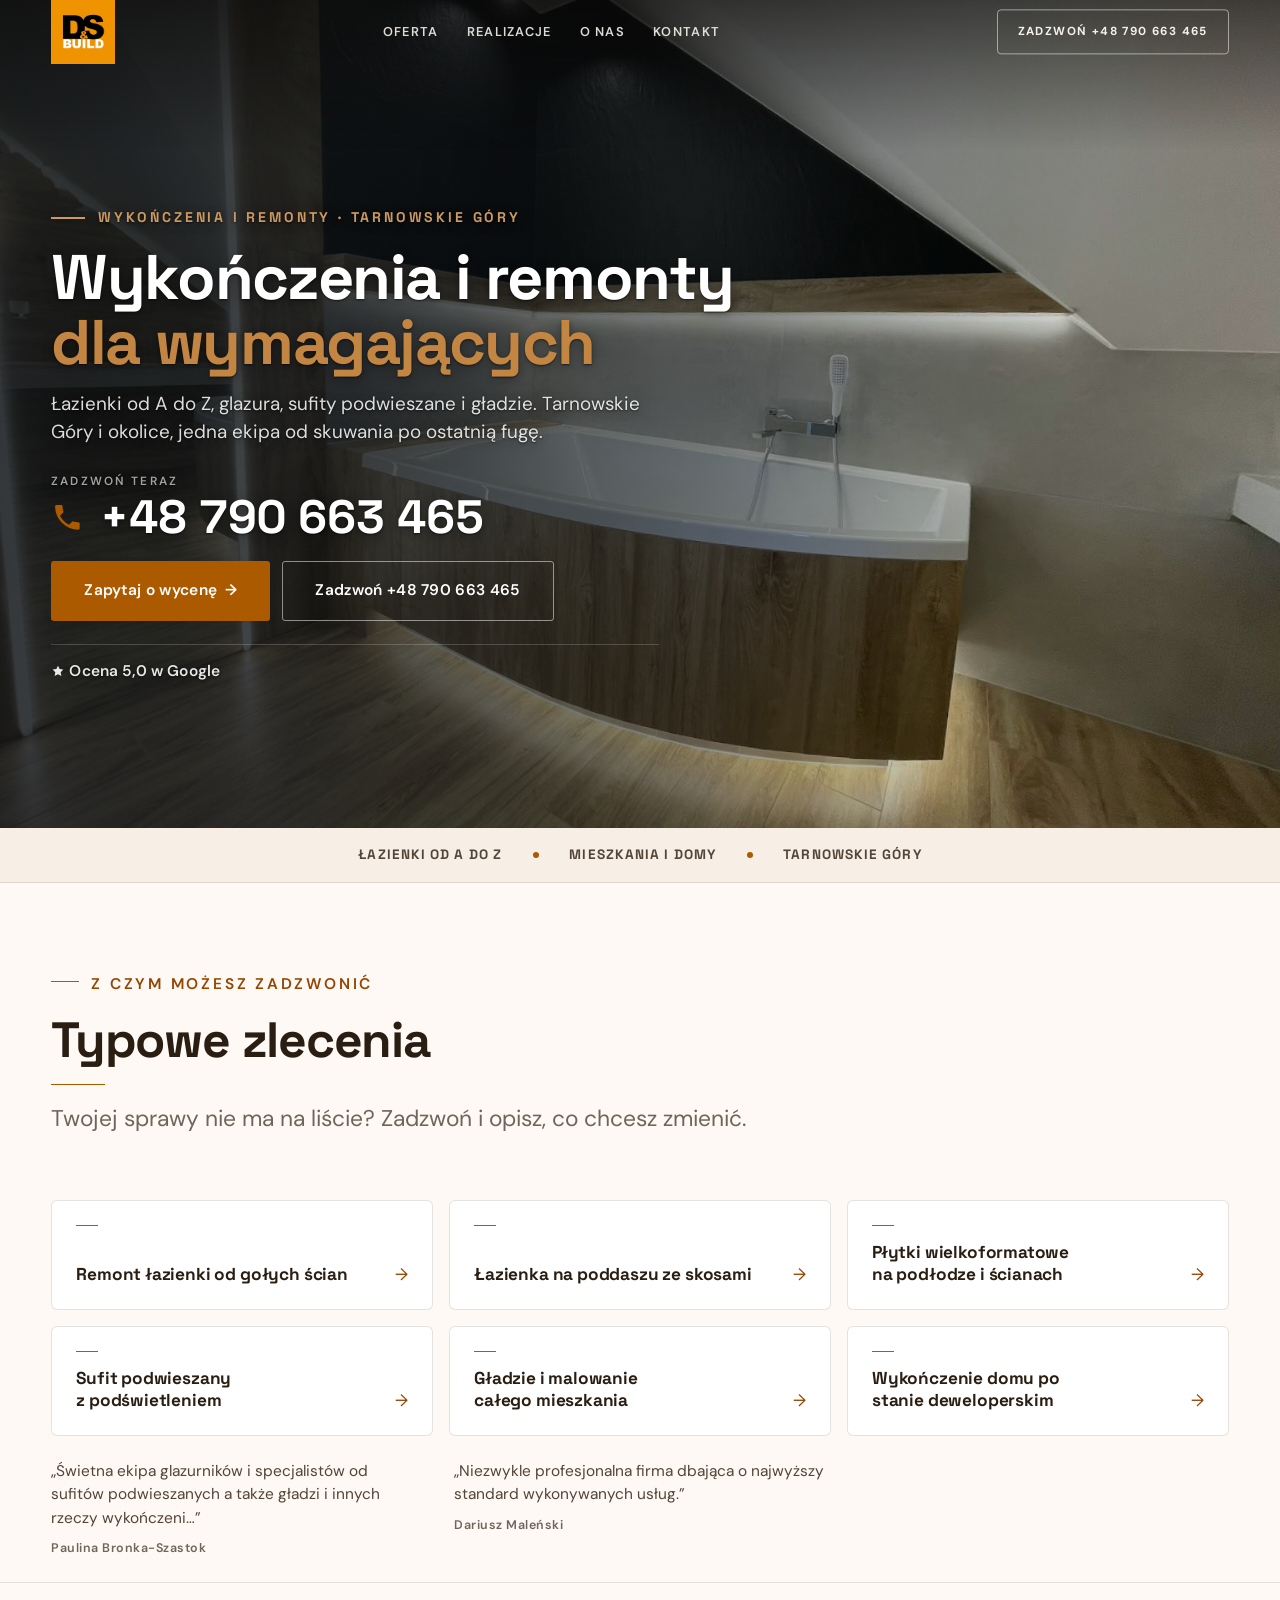
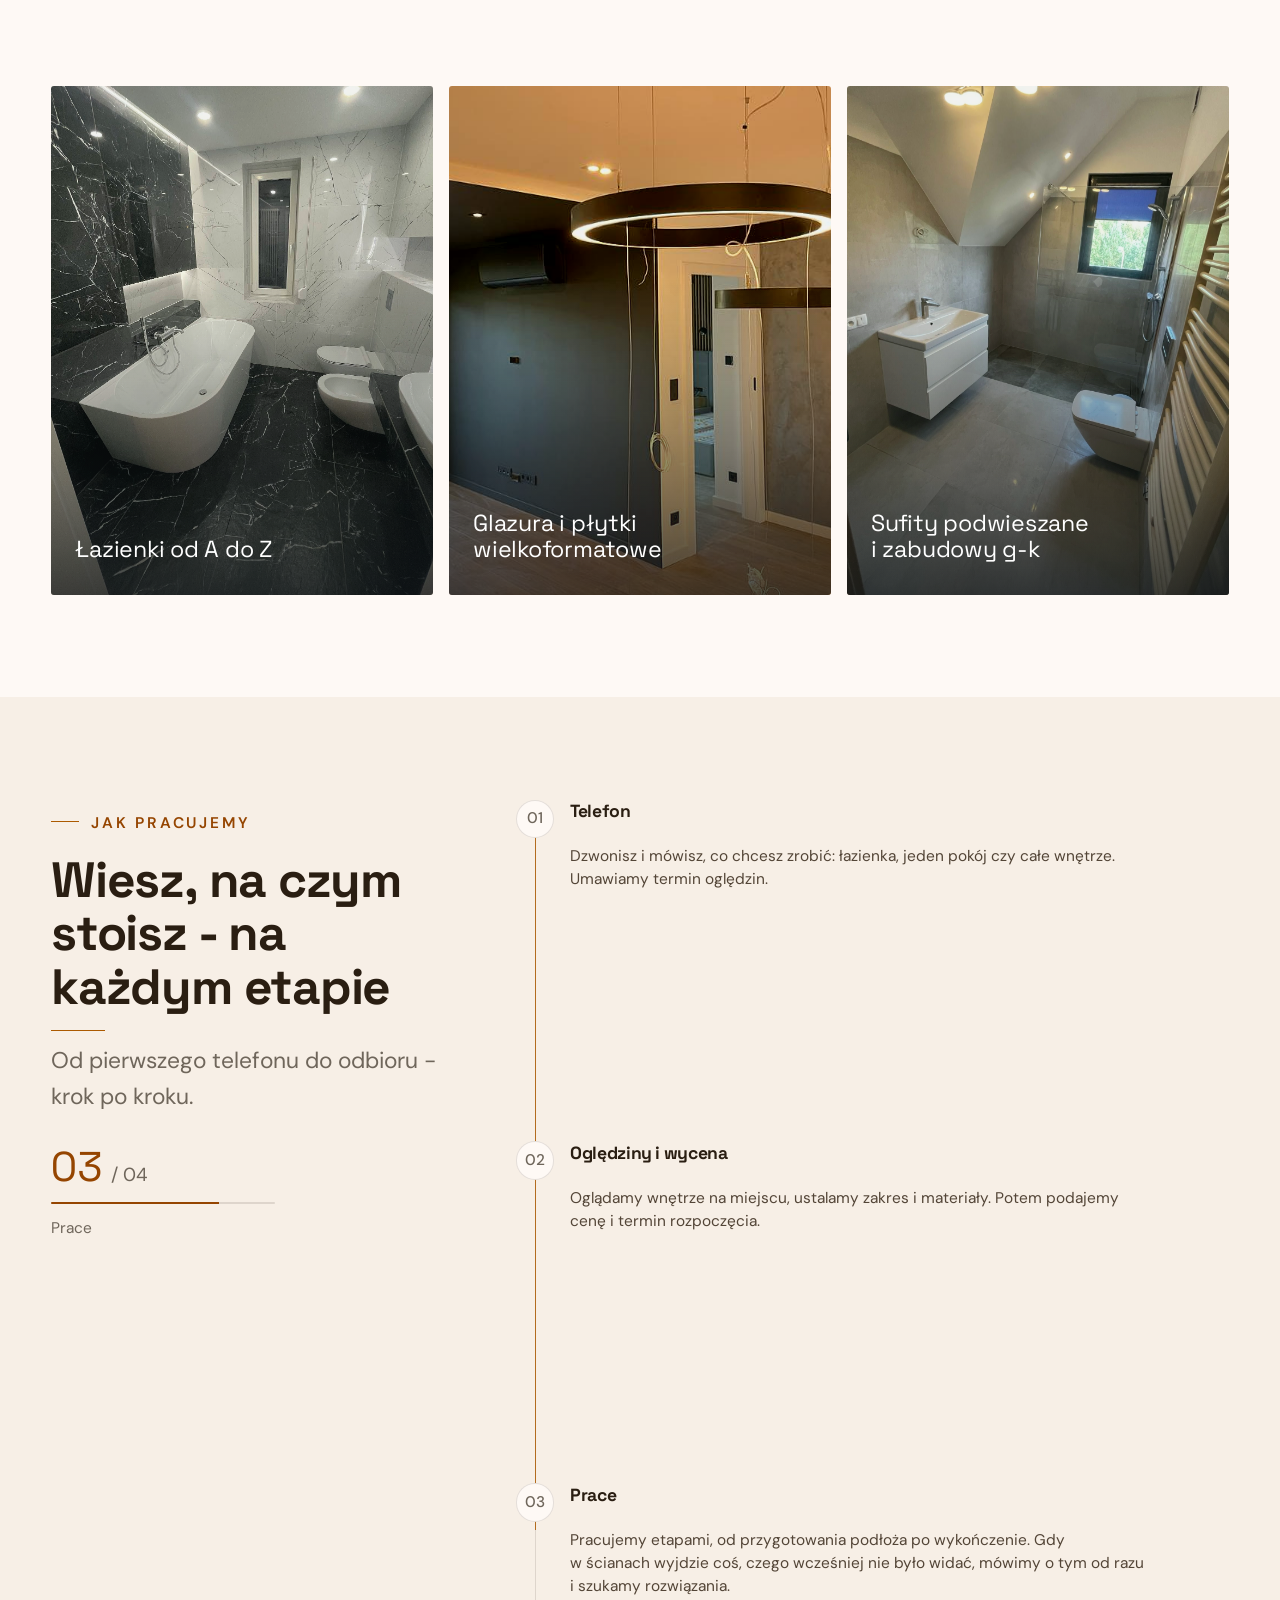
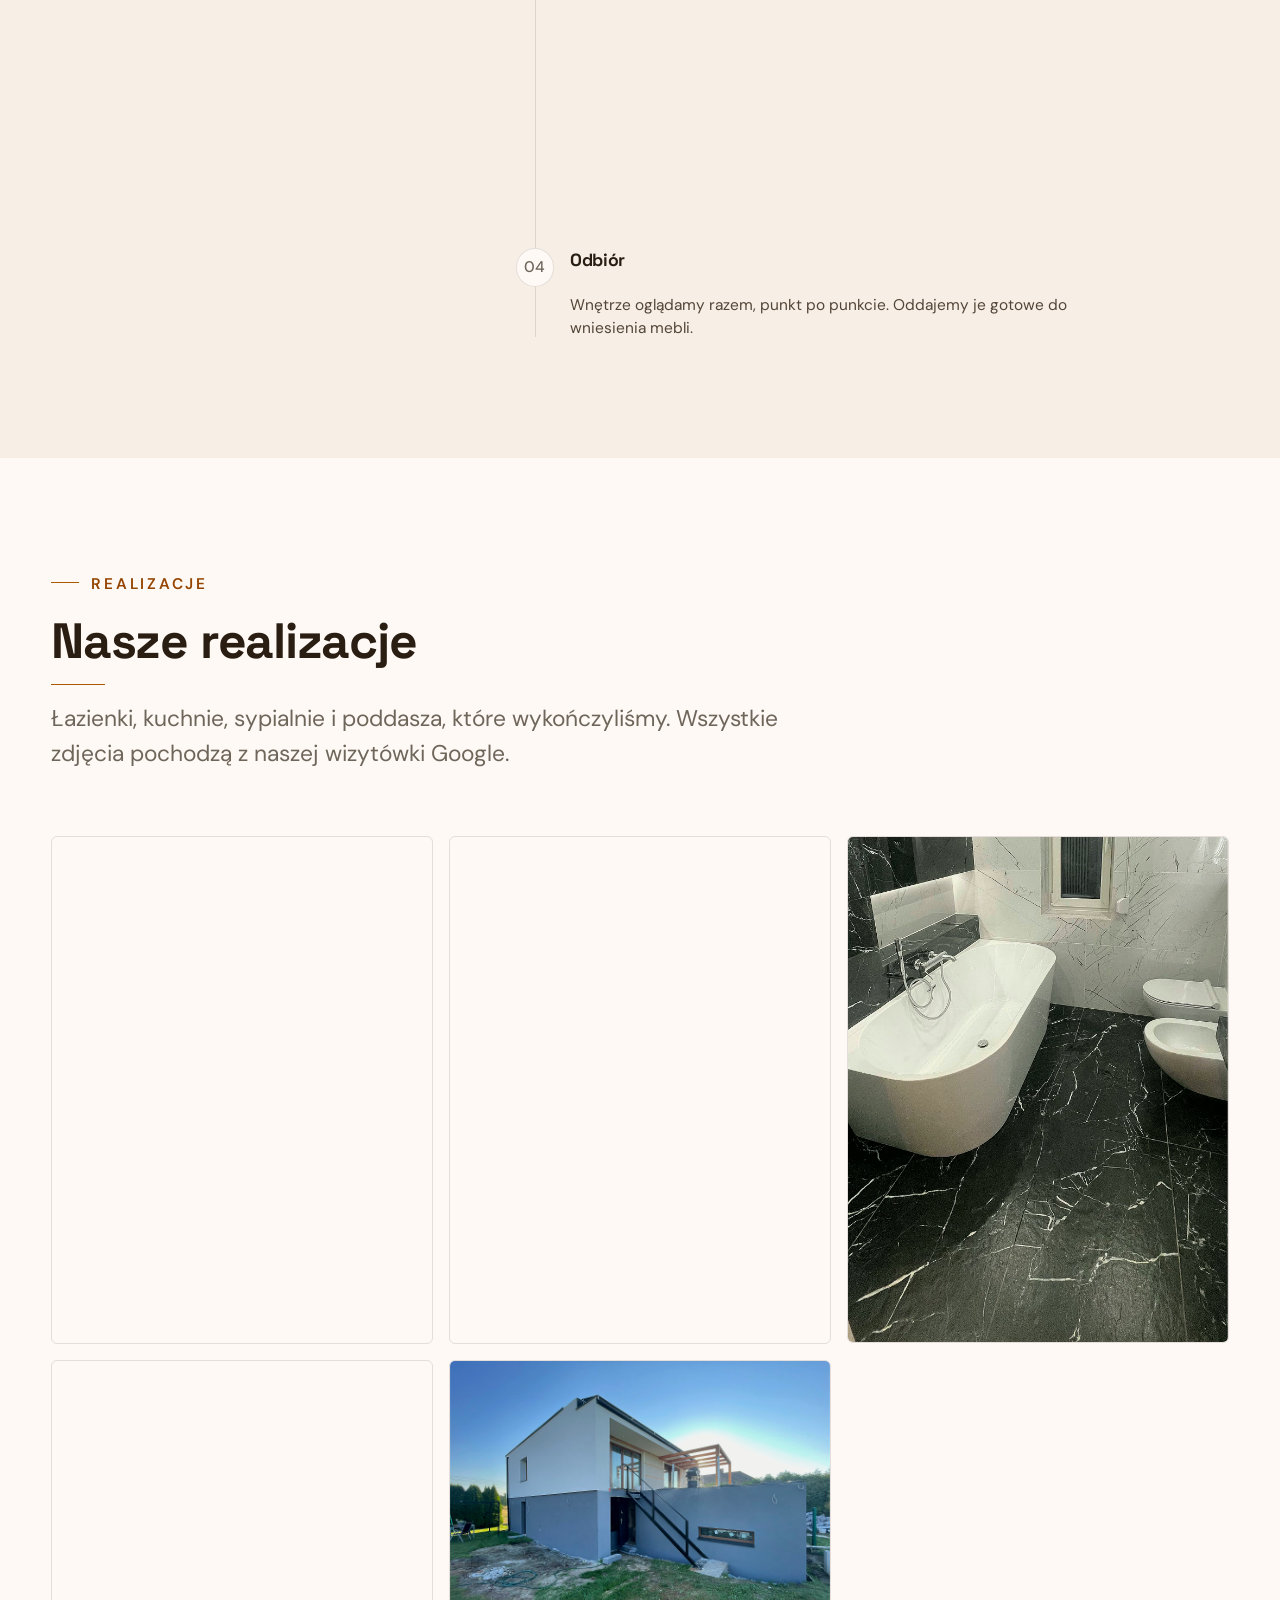
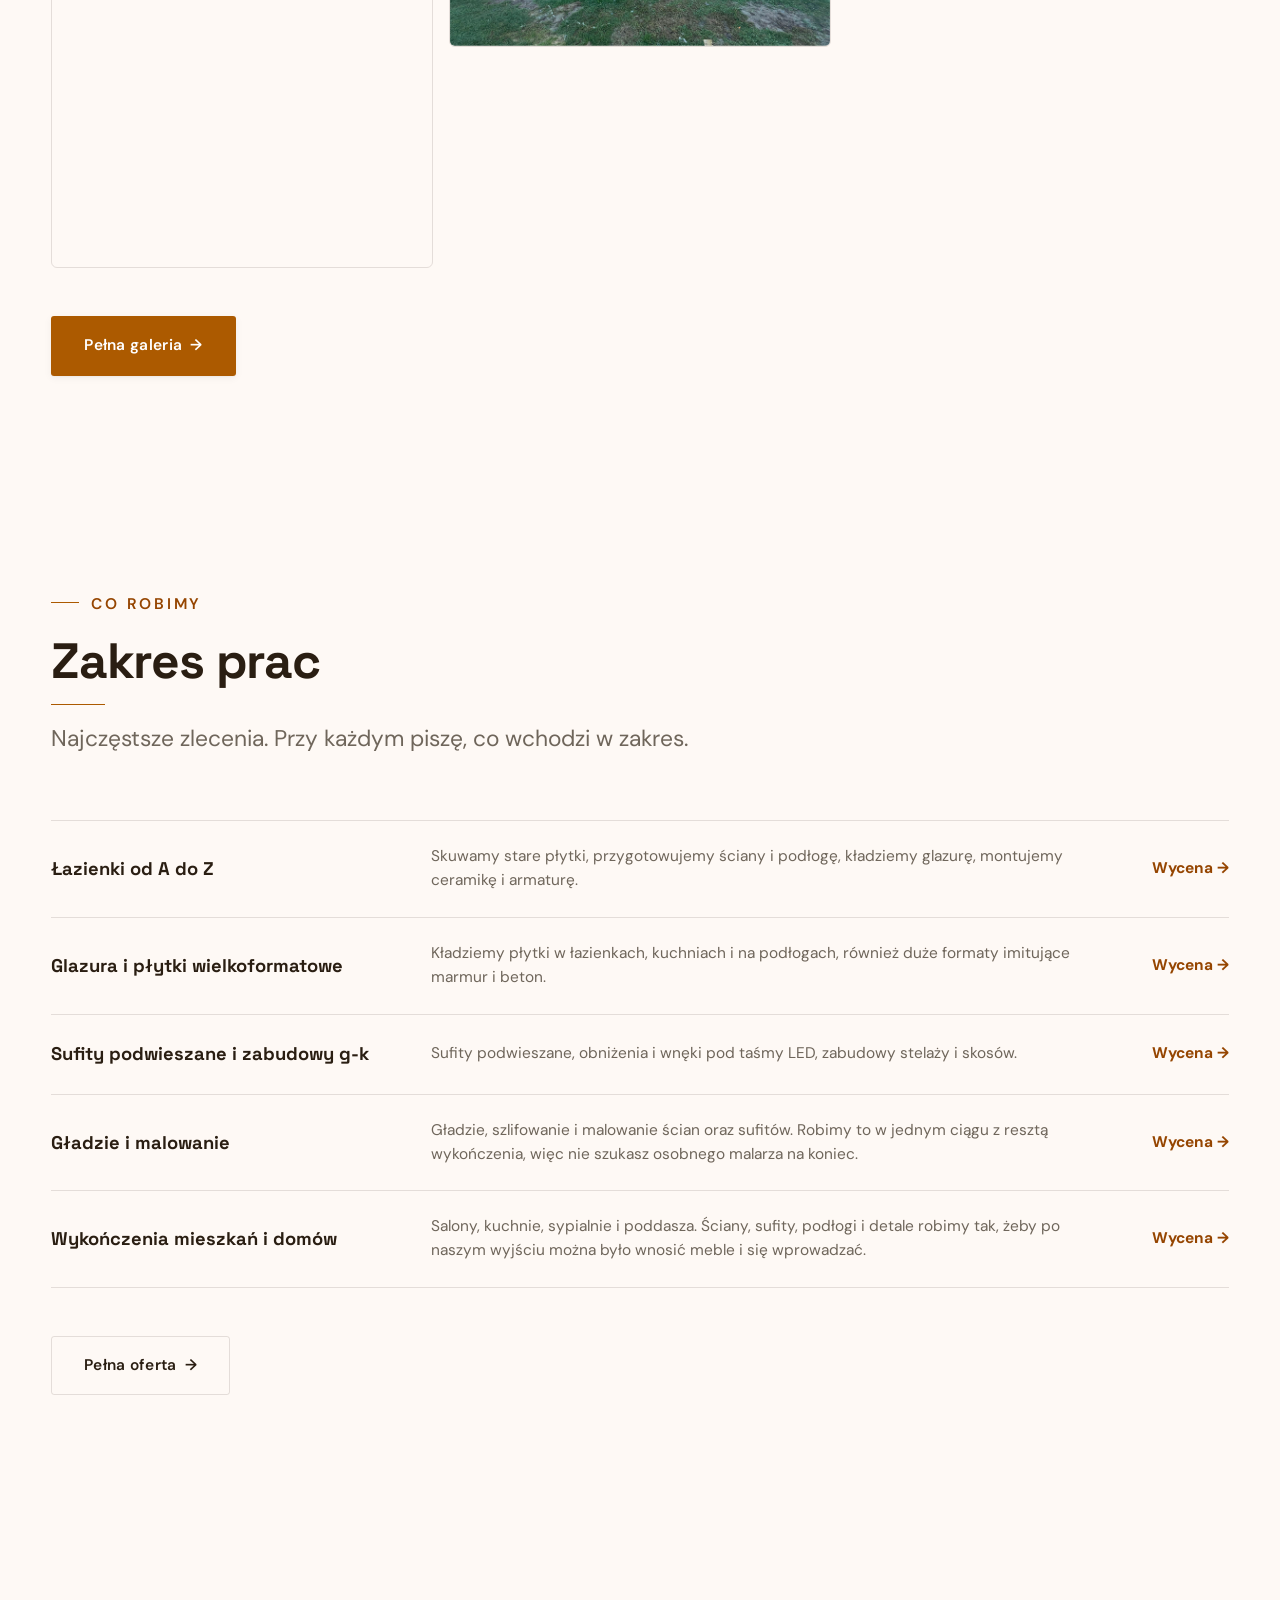
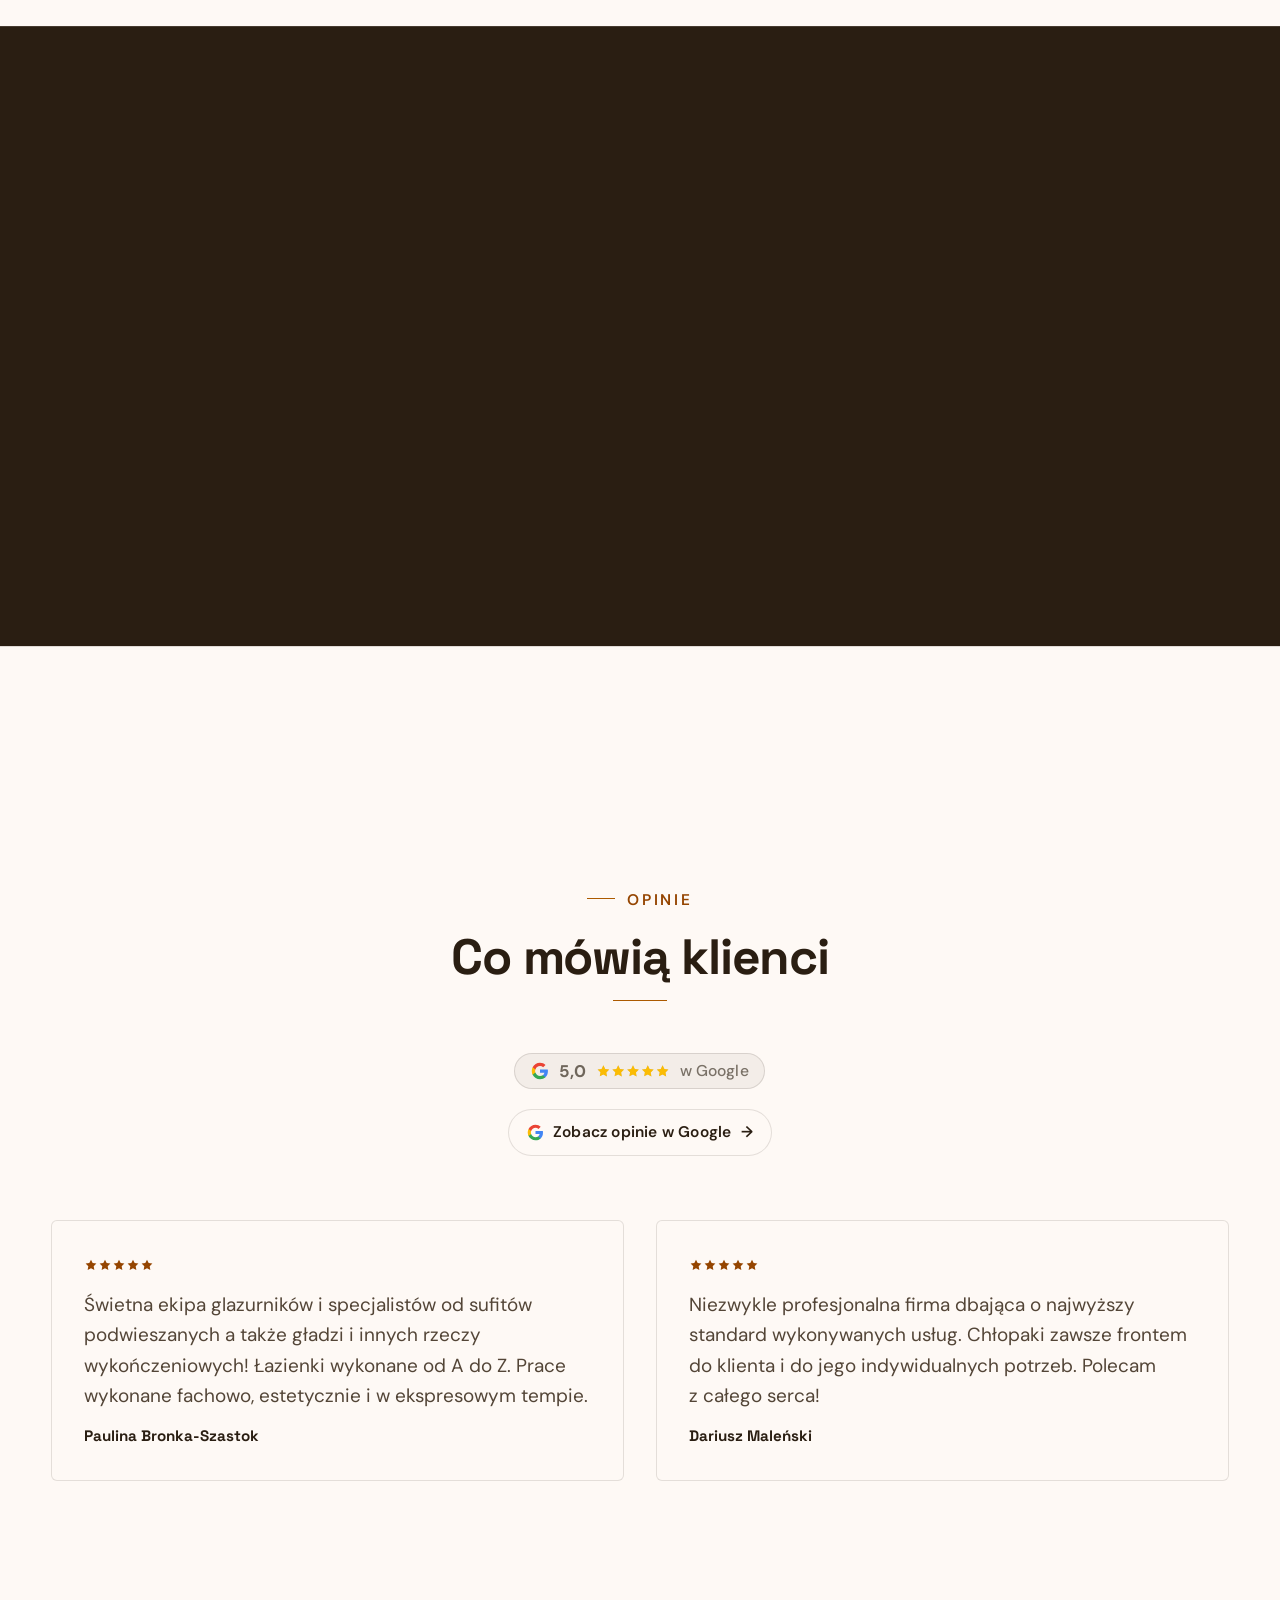
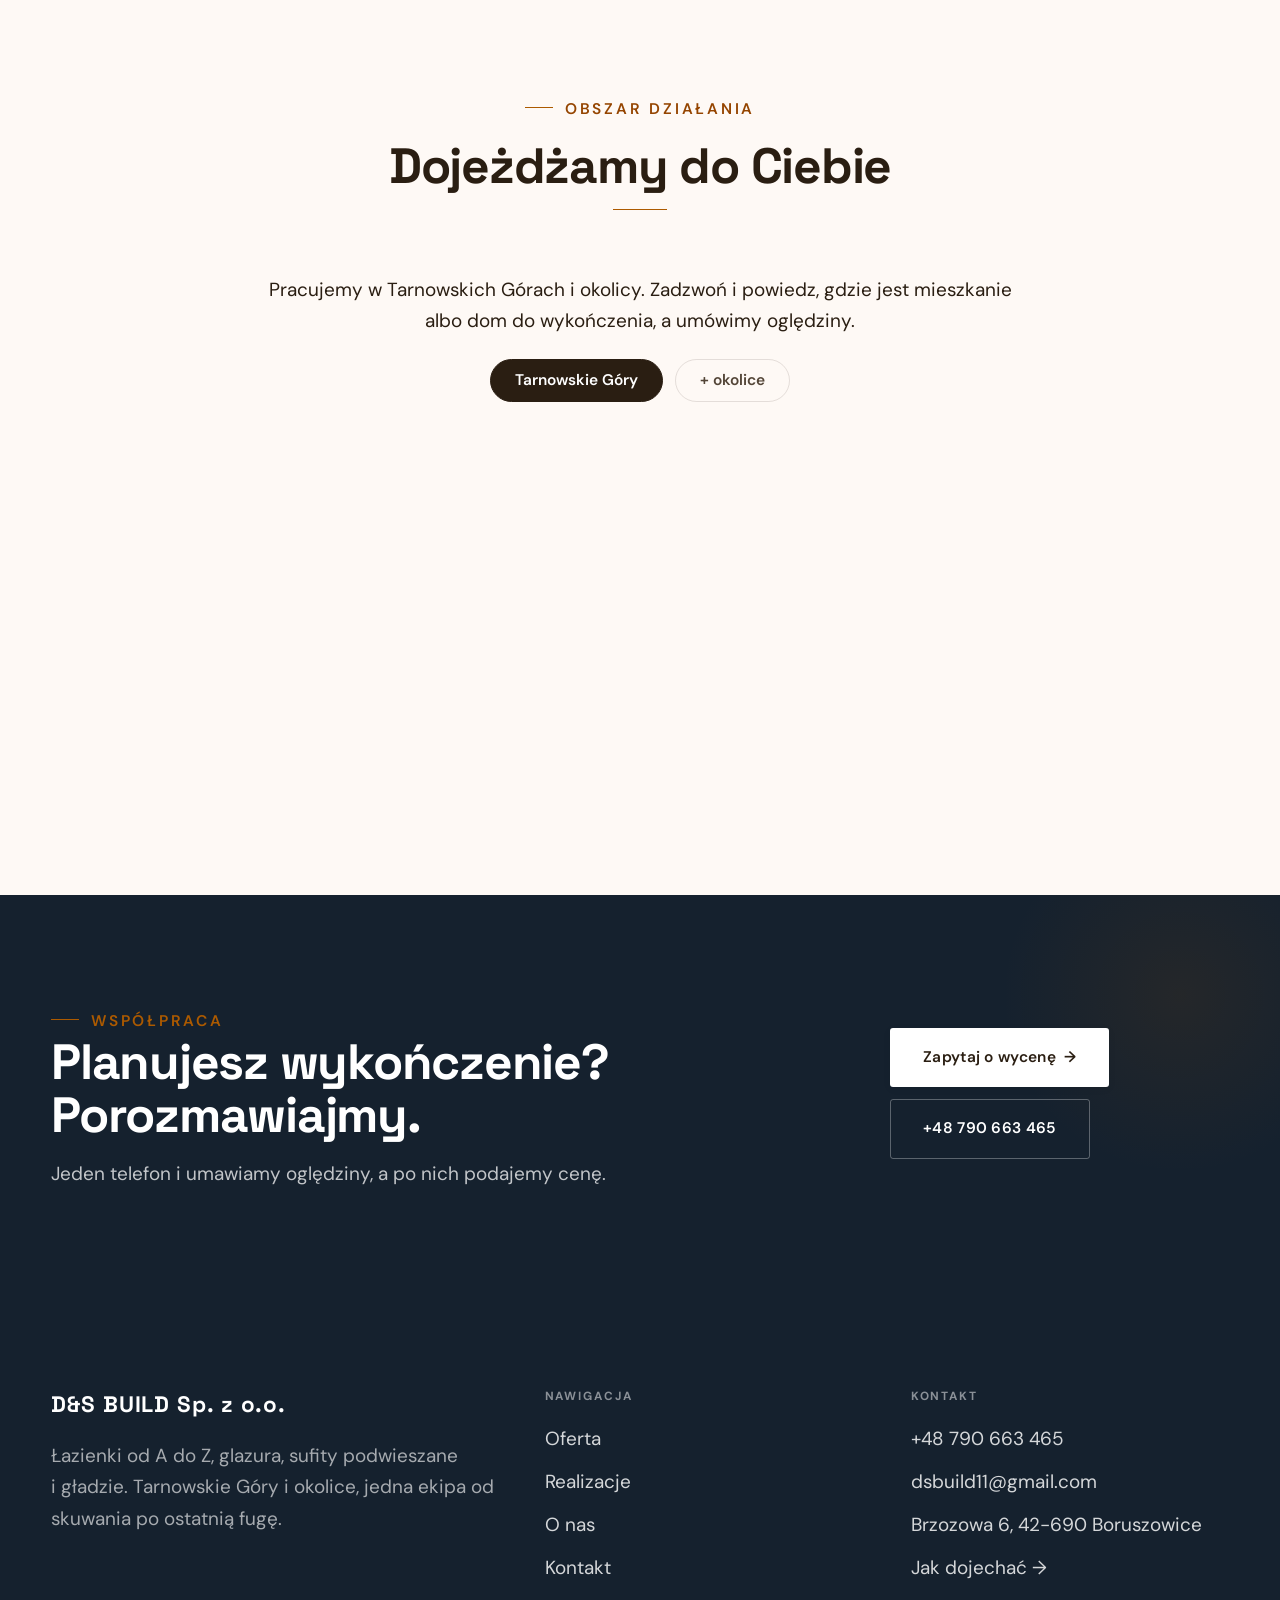
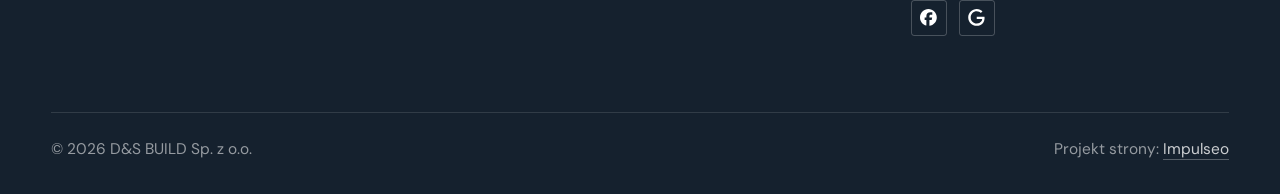
<file: index.html>
<!DOCTYPE html>
<html lang="pl">
<head>
<meta charset="UTF-8">
<meta name="viewport" content="width=device-width, initial-scale=1.0">
<title>D&amp;S BUILD · Tarnowskie Góry</title>
<meta name="description" content="D&amp;S BUILD - wykończenia i remonty wnętrz, Tarnowskie Góry i okolice. Łazienki od A do Z, glazura, sufity podwieszane, gładzie. Ocena 5,0 w Google.">
<link rel="canonical" href="https://kris20032.github.io/d-s-build-sp-z-o-o/">
<meta name="robots" content="noindex, nofollow">
<meta property="og:type" content="website">
<meta property="og:locale" content="pl_PL">
<meta property="og:site_name" content="D&amp;S BUILD">
<meta property="og:title" content="D&amp;S BUILD · Tarnowskie Góry">
<meta property="og:description" content="D&amp;S BUILD - wykończenia i remonty wnętrz, Tarnowskie Góry i okolice. Łazienki od A do Z, glazura, sufity podwieszane, gładzie. Ocena 5,0 w Google.">
<meta property="og:url" content="https://kris20032.github.io/d-s-build-sp-z-o-o/">
<meta property="og:image" content="https://kris20032.github.io/d-s-build-sp-z-o-o/img/og.jpg">
<meta property="og:image:width" content="1200">
<meta property="og:image:height" content="630">
<meta name="twitter:card" content="summary_large_image">
<script type="application/ld+json">{"@context": "https://schema.org", "@type": "LocalBusiness", "name": "D&S BUILD", "url": "https://kris20032.github.io/d-s-build-sp-z-o-o/", "telephone": "+48790663465", "image": "https://kris20032.github.io/d-s-build-sp-z-o-o/img/og.jpg", "areaServed": "Tarnowskie Góry", "sameAs": ["https://www.facebook.com/firmads", "https://maps.google.com/?cid=13545416507820989962&g_mp=Cidnb29nbGUubWFwcy5wbGFjZXMudjEuUGxhY2VzLlNlYXJjaFRleHQQAhgEIAA"]}</script>
<link rel="preconnect" href="https://fonts.googleapis.com">
<link rel="preconnect" href="https://fonts.gstatic.com" crossorigin>
<link href="https://fonts.googleapis.com/css2?family=Space+Grotesk:wght@500;600;700&family=DM+Sans:opsz,wght@9..40,400;9..40,500;9..40,600&display=swap" rel="stylesheet">
<link rel="stylesheet" href="assets/styles.css?v=90158e0b">
</head>
<body>

<header class="nav">
  <div class="wrap nav-inner">
    <a class="brand brand-has-logo" href="index.html"><img class="brand-logo" src="img/logo.jpg" alt="D&amp;S BUILD" width="720" height="720" decoding="async"></a>
    <nav class="nav-links">
      <a href="oferta.html">Oferta</a>
      <a href="realizacje.html">Realizacje</a>
      <a href="o-nas.html">O nas</a>
      <a href="kontakt.html">Kontakt</a>
      <a href="tel:+48790663465" class="btn btn-accent">Zadzwoń +48 790 663 465</a>
    </nav>
    <button class="nav-toggle" aria-label="Menu"><span></span><span></span><span></span></button>
  </div>
</header>

<main>
<section class="hero-fach">
  <img class="hf-photo" src="img/hero.jpg" fetchpriority="high" alt="D&amp;S BUILD" width="1534" height="1126">
  <div class="hf-panel">
    <div class="hf-inner">
      <span class="hf-kicker">Wykończenia i remonty · Tarnowskie Góry</span>
      <h1 class="hf-title">Wykończenia i remonty <em>dla wymagających</em></h1>
      <p class="hf-lead">Łazienki od A do Z, glazura, sufity podwieszane i gładzie. Tarnowskie Góry i okolice, jedna ekipa od skuwania po ostatnią fugę.</p>
      <a class="hf-phone" href="tel:+48790663465"><span class="hf-phone-lab">Zadzwoń teraz</span><span class="hf-phone-num"><svg class="ico-tel" width="16" height="16" viewBox="0 0 24 24" fill="none" aria-hidden="true"><path d="M6.6 10.8a15.5 15.5 0 0 0 6.6 6.6l2.2-2.2a1 1 0 0 1 1-.24 11.4 11.4 0 0 0 3.6.58 1 1 0 0 1 1 1V20a1 1 0 0 1-1 1A17 17 0 0 1 3 4a1 1 0 0 1 1-1h3.5a1 1 0 0 1 1 1c0 1.25.2 2.46.58 3.6a1 1 0 0 1-.25 1l-2.23 2.2Z" fill="currentColor"/></svg> +48 790 663 465</span></a>
      <div class="hf-actions">
        <a href="kontakt.html" class="btn btn-accent">Zapytaj o wycenę <span class="arr">→</span></a>
        <a href="tel:+48790663465" class="btn btn-ghost hf-ghost">Zadzwoń +48 790 663 465</a>
      </div>
      <div class="hf-trust"><svg class="ico-star" width="14" height="14" viewBox="0 0 24 24" style="vertical-align:-2px" aria-hidden="true"><path d="M12 2.8l2.85 5.8 6.4.93-4.63 4.5 1.1 6.37L12 17.4l-5.72 3 1.1-6.37-4.63-4.5 6.4-.93L12 2.8Z" fill="currentColor"/></svg> Ocena 5,0 w Google</div>
    </div>
  </div>
</section>
<section class="fach-promise">
  <div class="wrap">
    <ul class="fp-row reveal"><li>Łazienki od A do Z</li><li>Mieszkania i domy</li><li>Tarnowskie Góry</li></ul>
  </div>
</section>
<section class="objawy">
  <div class="wrap">
    <div class="head reveal">
      <span class="eyebrow">Z czym możesz zadzwonić</span>
      <h2>Typowe zlecenia</h2>
      <p>Twojej sprawy nie ma na liście? Zadzwoń i opisz, co chcesz zmienić.</p>
    </div>
    <div class="obj-grid">
      <a class="obj-tile reveal" href="kontakt.html"><span class="ot-row"><span class="ot-name">Remont łazienki od gołych ścian</span><span class="ot-arr" aria-hidden="true">→</span></span></a>
      <a class="obj-tile reveal" href="kontakt.html"><span class="ot-row"><span class="ot-name">Łazienka na poddaszu ze skosami</span><span class="ot-arr" aria-hidden="true">→</span></span></a>
      <a class="obj-tile reveal" href="kontakt.html"><span class="ot-row"><span class="ot-name">Płytki wielkoformatowe na podłodze i ścianach</span><span class="ot-arr" aria-hidden="true">→</span></span></a>
      <a class="obj-tile reveal" href="kontakt.html"><span class="ot-row"><span class="ot-name">Sufit podwieszany z podświetleniem</span><span class="ot-arr" aria-hidden="true">→</span></span></a>
      <a class="obj-tile reveal" href="kontakt.html"><span class="ot-row"><span class="ot-name">Gładzie i malowanie całego mieszkania</span><span class="ot-arr" aria-hidden="true">→</span></span></a>
      <a class="obj-tile reveal" href="kontakt.html"><span class="ot-row"><span class="ot-name">Wykończenie domu po stanie deweloperskim</span><span class="ot-arr" aria-hidden="true">→</span></span></a>
    </div>
  </div>
</section>
<section class="opinie-mini" aria-label="Opinie klientów">
  <div class="wrap">
    <div class="om-row">
      <div class="om-item reveal"><blockquote>„Świetna ekipa glazurników i specjalistów od sufitów podwieszanych a także gładzi i innych rzeczy wykończeni…”</blockquote><span class="om-autor">Paulina Bronka-Szastok</span></div>
      <div class="om-item reveal"><blockquote>„Niezwykle profesjonalna firma dbająca o najwyższy standard wykonywanych usług.”</blockquote><span class="om-autor">Dariusz Maleński</span></div>
    </div>
  </div>
</section>
<section class="gateways-band">
  <div class="wrap">
    <div class="gateways">
      <a href="oferta.html" class="gateway reveal"><img src="img/g1.jpg" alt="Łazienki od A do Z" loading="lazy" width="1600" height="2133" decoding="async"><span class="g-ttl">Łazienki od A do Z</span></a>
      <a href="oferta.html" class="gateway reveal"><img src="img/g2.jpg" alt="Glazura i płytki wielkoformatowe" loading="lazy" width="1024" height="768" decoding="async"><span class="g-ttl">Glazura i płytki wielkoformatowe</span></a>
      <a href="oferta.html" class="gateway reveal"><img src="img/g3.jpg" alt="Sufity podwieszane i zabudowy g-k" loading="lazy" width="1492" height="2038" decoding="async"><span class="g-ttl">Sufity podwieszane i zabudowy g-k</span></a>
    </div>
  </div>
</section>
<section class="proces proces-os fachowcy">
  <div class="wrap proc-grid">
    <div class="proc-side">
      <div class="head reveal">
        <span class="eyebrow">Jak pracujemy</span>
        <h2>Wiesz, na czym stoisz - na każdym etapie</h2>
        <p>Od pierwszego telefonu do odbioru - krok po kroku.</p>
      </div>
      <div class="proc-count" aria-hidden="true"><span class="pc-cur">01</span><span class="pc-all">/ 04</span></div>
      <div class="proc-bar" aria-hidden="true"><i></i></div>
      <p class="proc-now" aria-hidden="true">Telefon</p>
    </div>
    <ol class="proces-line">
      <li class="reveal"><span class="pno">01</span><h3>Telefon</h3><p>Dzwonisz i mówisz, co chcesz zrobić: łazienka, jeden pokój czy całe wnętrze. Umawiamy termin oględzin.</p></li>
      <li class="reveal"><span class="pno">02</span><h3>Oględziny i wycena</h3><p>Oglądamy wnętrze na miejscu, ustalamy zakres i materiały. Potem podajemy cenę i termin rozpoczęcia.</p></li>
      <li class="reveal"><span class="pno">03</span><h3>Prace</h3><p>Pracujemy etapami, od przygotowania podłoża po wykończenie. Gdy w ścianach wyjdzie coś, czego wcześniej nie było widać, mówimy o tym od razu i szukamy rozwiązania.</p></li>
      <li class="reveal"><span class="pno">04</span><h3>Odbiór</h3><p>Wnętrze oglądamy razem, punkt po punkcie. Oddajemy je gotowe do wniesienia mebli.</p></li>
    </ol>
  </div>
</section>
<section>
  <div class="wrap">
    <div class="head reveal">
      <span class="eyebrow">Realizacje</span>
      <h2>Nasze realizacje</h2>
      <p>Łazienki, kuchnie, sypialnie i poddasza, które wykończyliśmy. Wszystkie zdjęcia pochodzą z naszej wizytówki Google.</p>
    </div>
    <div class="gallery-masonry">
      <figure class="m-tile reveal"><img src="img/g4.jpg" alt="D&amp;S BUILD" loading="lazy" width="1600" height="2133" decoding="async"></figure>
      <figure class="m-tile reveal"><img src="img/g5.jpg" alt="D&amp;S BUILD" loading="lazy" width="768" height="1024" decoding="async"></figure>
      <figure class="m-tile reveal"><img src="img/g6.jpg" alt="D&amp;S BUILD" loading="lazy" width="1600" height="2133" decoding="async"></figure>
      <figure class="m-tile reveal"><img src="img/g7.jpg" alt="D&amp;S BUILD" loading="lazy" width="1600" height="1200" decoding="async"></figure>
      <figure class="m-tile reveal"><img src="img/g8.jpg" alt="D&amp;S BUILD" loading="lazy" width="1400" height="1864" decoding="async"></figure>
    </div>
    <div style="margin-top:var(--space-7)" class="reveal"><a href="realizacje.html" class="btn btn-accent">Pełna galeria <span class="arr">→</span></a></div>
  </div>
</section>
<section class="fach-uslugi">
  <div class="wrap">
    <div class="head reveal">
      <span class="eyebrow">Co robimy</span>
      <h2>Zakres prac</h2>
      <p>Najczęstsze zlecenia. Przy każdym piszę, co wchodzi w zakres.</p>
    </div>
    <ul class="fu-list">
      <li class="fu-row reveal"><div class="fu-name">Łazienki od A do Z</div><div class="fu-desc">Skuwamy stare płytki, przygotowujemy ściany i podłogę, kładziemy glazurę, montujemy ceramikę i armaturę.</div><a class="fu-cta" href="kontakt.html">Wycena <span class="arr">→</span></a></li>
      <li class="fu-row reveal"><div class="fu-name">Glazura i płytki wielkoformatowe</div><div class="fu-desc">Kładziemy płytki w łazienkach, kuchniach i na podłogach, również duże formaty imitujące marmur i beton.</div><a class="fu-cta" href="kontakt.html">Wycena <span class="arr">→</span></a></li>
      <li class="fu-row reveal"><div class="fu-name">Sufity podwieszane i zabudowy g-k</div><div class="fu-desc">Sufity podwieszane, obniżenia i wnęki pod taśmy LED, zabudowy stelaży i skosów.</div><a class="fu-cta" href="kontakt.html">Wycena <span class="arr">→</span></a></li>
      <li class="fu-row reveal"><div class="fu-name">Gładzie i malowanie</div><div class="fu-desc">Gładzie, szlifowanie i malowanie ścian oraz sufitów. Robimy to w jednym ciągu z resztą wykończenia, więc nie szukasz osobnego malarza na koniec.</div><a class="fu-cta" href="kontakt.html">Wycena <span class="arr">→</span></a></li>
      <li class="fu-row reveal"><div class="fu-name">Wykończenia mieszkań i domów</div><div class="fu-desc">Salony, kuchnie, sypialnie i poddasza. Ściany, sufity, podłogi i detale robimy tak, żeby po naszym wyjściu można było wnosić meble i się wprowadzać.</div><a class="fu-cta" href="kontakt.html">Wycena <span class="arr">→</span></a></li>
    </ul>
    <div style="margin-top:var(--space-7)" class="reveal"><a href="oferta.html" class="btn btn-ghost">Pełna oferta <span class="arr">→</span></a></div>
  </div>
</section>
<section class="stopklatka" aria-hidden="true">
  <div class="stk-bg" style="background-image:url(img/stk.jpg)"></div>
</section>
<section class="opinie">
  <div class="wrap">
    <div class="head center reveal">
      <span class="eyebrow">Opinie</span>
      <h2>Co mówią klienci</h2>
    </div>
    <p class="op-meta reveal"><span class="g-badge"><svg class="gb-ico" viewBox="0 0 24 24" width="18" height="18" aria-hidden="true"><path fill="#4285F4" d="M22.56 12.25c0-.78-.07-1.53-.2-2.25H12v4.26h5.92c-.26 1.37-1.04 2.53-2.21 3.31v2.77h3.57c2.08-1.92 3.28-4.74 3.28-8.09z"/><path fill="#34A853" d="M12 23c2.97 0 5.46-.98 7.28-2.66l-3.57-2.77c-.98.66-2.23 1.06-3.71 1.06-2.86 0-5.29-1.93-6.16-4.53H2.18v2.84C3.99 20.53 7.7 23 12 23z"/><path fill="#FBBC05" d="M5.84 14.09c-.22-.66-.35-1.36-.35-2.09s.13-1.43.35-2.09V7.07H2.18C1.43 8.55 1 10.22 1 12s.43 3.45 1.18 4.93l2.85-2.22.81-.62z"/><path fill="#EA4335" d="M12 5.38c1.62 0 3.06.56 4.21 1.64l3.15-3.15C17.45 2.09 14.97 1 12 1 7.7 1 3.99 3.47 2.18 7.07l3.66 2.84c.87-2.6 3.3-4.53 6.16-4.53z"/></svg><b class="gb-ocena">5,0</b><svg class="gb-stars" viewBox="0 0 90 18" width="74" height="14.8" aria-hidden="true"><g fill="currentColor" opacity=".26"><path transform="translate(0,0)" d="M9 1.6l2.2 4.46 4.92.72-3.56 3.47.84 4.9L9 12.74l-4.4 2.31.84-4.9L1.88 6.68l4.92-.72L9 1.6Z"/><path transform="translate(18,0)" d="M9 1.6l2.2 4.46 4.92.72-3.56 3.47.84 4.9L9 12.74l-4.4 2.31.84-4.9L1.88 6.68l4.92-.72L9 1.6Z"/><path transform="translate(36,0)" d="M9 1.6l2.2 4.46 4.92.72-3.56 3.47.84 4.9L9 12.74l-4.4 2.31.84-4.9L1.88 6.68l4.92-.72L9 1.6Z"/><path transform="translate(54,0)" d="M9 1.6l2.2 4.46 4.92.72-3.56 3.47.84 4.9L9 12.74l-4.4 2.31.84-4.9L1.88 6.68l4.92-.72L9 1.6Z"/><path transform="translate(72,0)" d="M9 1.6l2.2 4.46 4.92.72-3.56 3.47.84 4.9L9 12.74l-4.4 2.31.84-4.9L1.88 6.68l4.92-.72L9 1.6Z"/></g><clipPath id="gs1000"><rect x="0" y="0" width="90.0" height="18"/></clipPath><g fill="#FBBC04" clip-path="url(#gs1000)"><path transform="translate(0,0)" d="M9 1.6l2.2 4.46 4.92.72-3.56 3.47.84 4.9L9 12.74l-4.4 2.31.84-4.9L1.88 6.68l4.92-.72L9 1.6Z"/><path transform="translate(18,0)" d="M9 1.6l2.2 4.46 4.92.72-3.56 3.47.84 4.9L9 12.74l-4.4 2.31.84-4.9L1.88 6.68l4.92-.72L9 1.6Z"/><path transform="translate(36,0)" d="M9 1.6l2.2 4.46 4.92.72-3.56 3.47.84 4.9L9 12.74l-4.4 2.31.84-4.9L1.88 6.68l4.92-.72L9 1.6Z"/><path transform="translate(54,0)" d="M9 1.6l2.2 4.46 4.92.72-3.56 3.47.84 4.9L9 12.74l-4.4 2.31.84-4.9L1.88 6.68l4.92-.72L9 1.6Z"/><path transform="translate(72,0)" d="M9 1.6l2.2 4.46 4.92.72-3.56 3.47.84 4.9L9 12.74l-4.4 2.31.84-4.9L1.88 6.68l4.92-.72L9 1.6Z"/></g></svg><span class="gb-txt">w Google</span></span></p>
    <p class="op-meta reveal"><a class="op-google" href="https://maps.google.com/?cid=13545416507820989962&amp;g_mp=Cidnb29nbGUubWFwcy5wbGFjZXMudjEuUGxhY2VzLlNlYXJjaFRleHQQAhgEIAA" target="_blank" rel="noopener"><svg class="op-g-ico" viewBox="0 0 24 24" width="17" height="17" aria-hidden="true"><path fill="#4285F4" d="M22.56 12.25c0-.78-.07-1.53-.2-2.25H12v4.26h5.92c-.26 1.37-1.04 2.53-2.21 3.31v2.77h3.57c2.08-1.92 3.28-4.74 3.28-8.09z"/><path fill="#34A853" d="M12 23c2.97 0 5.46-.98 7.28-2.66l-3.57-2.77c-.98.66-2.23 1.06-3.71 1.06-2.86 0-5.29-1.93-6.16-4.53H2.18v2.84C3.99 20.53 7.7 23 12 23z"/><path fill="#FBBC05" d="M5.84 14.09c-.22-.66-.35-1.36-.35-2.09s.13-1.43.35-2.09V7.07H2.18C1.43 8.55 1 10.22 1 12s.43 3.45 1.18 4.93l2.85-2.22.81-.62z"/><path fill="#EA4335" d="M12 5.38c1.62 0 3.06.56 4.21 1.64l3.15-3.15C17.45 2.09 14.97 1 12 1 7.7 1 3.99 3.47 2.18 7.07l3.66 2.84c.87-2.6 3.3-4.53 6.16-4.53z"/></svg><span>Zobacz opinie w Google</span><span class="arr">→</span></a></p>
    <div class="opinie-grid">
      <figure class="op-card reveal"><span class="op-star"><svg class="ico-star" width="14" height="14" viewBox="0 0 24 24" style="vertical-align:-2px" aria-hidden="true"><path d="M12 2.8l2.85 5.8 6.4.93-4.63 4.5 1.1 6.37L12 17.4l-5.72 3 1.1-6.37-4.63-4.5 6.4-.93L12 2.8Z" fill="currentColor"/></svg><svg class="ico-star" width="14" height="14" viewBox="0 0 24 24" style="vertical-align:-2px" aria-hidden="true"><path d="M12 2.8l2.85 5.8 6.4.93-4.63 4.5 1.1 6.37L12 17.4l-5.72 3 1.1-6.37-4.63-4.5 6.4-.93L12 2.8Z" fill="currentColor"/></svg><svg class="ico-star" width="14" height="14" viewBox="0 0 24 24" style="vertical-align:-2px" aria-hidden="true"><path d="M12 2.8l2.85 5.8 6.4.93-4.63 4.5 1.1 6.37L12 17.4l-5.72 3 1.1-6.37-4.63-4.5 6.4-.93L12 2.8Z" fill="currentColor"/></svg><svg class="ico-star" width="14" height="14" viewBox="0 0 24 24" style="vertical-align:-2px" aria-hidden="true"><path d="M12 2.8l2.85 5.8 6.4.93-4.63 4.5 1.1 6.37L12 17.4l-5.72 3 1.1-6.37-4.63-4.5 6.4-.93L12 2.8Z" fill="currentColor"/></svg><svg class="ico-star" width="14" height="14" viewBox="0 0 24 24" style="vertical-align:-2px" aria-hidden="true"><path d="M12 2.8l2.85 5.8 6.4.93-4.63 4.5 1.1 6.37L12 17.4l-5.72 3 1.1-6.37-4.63-4.5 6.4-.93L12 2.8Z" fill="currentColor"/></svg></span><blockquote>Świetna ekipa glazurników i specjalistów od sufitów podwieszanych a także gładzi i innych rzeczy wykończeniowych! Łazienki wykonane od A do Z. Prace wykonane fachowo, estetycznie i w ekspresowym tempie.</blockquote><span class="op-autor">Paulina Bronka-Szastok</span></figure>
      <figure class="op-card reveal"><span class="op-star"><svg class="ico-star" width="14" height="14" viewBox="0 0 24 24" style="vertical-align:-2px" aria-hidden="true"><path d="M12 2.8l2.85 5.8 6.4.93-4.63 4.5 1.1 6.37L12 17.4l-5.72 3 1.1-6.37-4.63-4.5 6.4-.93L12 2.8Z" fill="currentColor"/></svg><svg class="ico-star" width="14" height="14" viewBox="0 0 24 24" style="vertical-align:-2px" aria-hidden="true"><path d="M12 2.8l2.85 5.8 6.4.93-4.63 4.5 1.1 6.37L12 17.4l-5.72 3 1.1-6.37-4.63-4.5 6.4-.93L12 2.8Z" fill="currentColor"/></svg><svg class="ico-star" width="14" height="14" viewBox="0 0 24 24" style="vertical-align:-2px" aria-hidden="true"><path d="M12 2.8l2.85 5.8 6.4.93-4.63 4.5 1.1 6.37L12 17.4l-5.72 3 1.1-6.37-4.63-4.5 6.4-.93L12 2.8Z" fill="currentColor"/></svg><svg class="ico-star" width="14" height="14" viewBox="0 0 24 24" style="vertical-align:-2px" aria-hidden="true"><path d="M12 2.8l2.85 5.8 6.4.93-4.63 4.5 1.1 6.37L12 17.4l-5.72 3 1.1-6.37-4.63-4.5 6.4-.93L12 2.8Z" fill="currentColor"/></svg><svg class="ico-star" width="14" height="14" viewBox="0 0 24 24" style="vertical-align:-2px" aria-hidden="true"><path d="M12 2.8l2.85 5.8 6.4.93-4.63 4.5 1.1 6.37L12 17.4l-5.72 3 1.1-6.37-4.63-4.5 6.4-.93L12 2.8Z" fill="currentColor"/></svg></span><blockquote>Niezwykle profesjonalna firma dbająca o najwyższy standard wykonywanych usług. Chłopaki zawsze frontem do klienta i do jego indywidualnych potrzeb. Polecam z całego serca!</blockquote><span class="op-autor">Dariusz Maleński</span></figure>
    </div>
  </div>
</section>
<section class="obszar">
  <div class="wrap">
    <div class="head center reveal">
      <span class="eyebrow">Obszar działania</span>
      <h2>Dojeżdżamy do Ciebie</h2>
    </div>
    <p class="obszar-txt reveal" style="text-align:center;max-width:60ch;margin:0 auto 1.4rem">Pracujemy w Tarnowskich Górach i okolicy. Zadzwoń i powiedz, gdzie jest mieszkanie albo dom do wykończenia, a umówimy oględziny.</p>
    <ul class="obszar-list reveal"><li class="is-home">Tarnowskie Góry</li><li>+ okolice</li></ul>
    <div class="obszar-mapa reveal" style="margin-top:var(--space-7)">
      <iframe title="Obszar działania - Tarnowskie Góry i okolice" src="https://maps.google.com/maps?q=50.5175782%2C18.7756573&amp;z=11&amp;output=embed" loading="lazy" referrerpolicy="no-referrer-when-downgrade" style="width:100%;height:clamp(280px,38vh,420px);border:0;display:block;border-radius:var(--r-md)"></iframe>
    </div>
  </div>
</section>
<section class="cta">
  <div class="wrap">
    <div class="reveal">
      <span class="eyebrow">Współpraca</span>
      <h2>Planujesz wykończenie? Porozmawiajmy.</h2>
      <p>Jeden telefon i umawiamy oględziny, a po nich podajemy cenę.</p>
    </div>
    <div class="cta-actions reveal">
      <a href="kontakt.html" class="btn btn-light">Zapytaj o wycenę <span class="arr">→</span></a>
      <a href="tel:+48790663465" class="btn btn-ghost btn-ghost-cta">+48 790 663 465</a>
    </div>
  </div>
</section>
</main>

<footer>
  <div class="wrap">
    <div class="foot-grid">
      <div class="foot-brand">
        <div class="name">D&S BUILD Sp. z o.o.</div>
        <p>Łazienki od A do Z, glazura, sufity podwieszane i gładzie. Tarnowskie Góry i okolice, jedna ekipa od skuwania po ostatnią fugę.</p>
      </div>
      <div class="foot-col">
        <h4>Nawigacja</h4>
        <a href="oferta.html">Oferta</a>
        <a href="realizacje.html">Realizacje</a>
        <a href="o-nas.html">O nas</a>
        <a href="kontakt.html">Kontakt</a>
      </div>
      <div class="foot-col">
        <h4>Kontakt</h4>
        <a href="tel:+48790663465">+48 790 663 465</a>
        <a href="mailto:dsbuild11@gmail.com">dsbuild11@gmail.com</a>
        <p>Brzozowa 6, 42-690 Boruszowice</p>
        <a href="https://maps.google.com/?cid=13545416507820989962&g_mp=Cidnb29nbGUubWFwcy5wbGFjZXMudjEuUGxhY2VzLlNlYXJjaFRleHQQAhgEIAA" target="_blank" rel="noopener">Jak dojechać →</a>
      <div class="foot-soc">
        <a class="soc" href="https://www.facebook.com/firmads" target="_blank" rel="noopener" aria-label="Facebook - D&amp;S BUILD"><svg viewBox="0 0 24 24" aria-hidden="true" focusable="false"><path d="M9.101 23.691v-7.98H6.627v-3.667h2.474v-1.58c0-4.085 1.848-5.978 5.858-5.978.401 0 .955.042 1.468.103a8.68 8.68 0 0 1 1.141.195v3.325a8.623 8.623 0 0 0-.653-.036 26.805 26.805 0 0 0-.733-.009c-.707 0-1.259.096-1.675.309a1.686 1.686 0 0 0-.679.622c-.258.42-.374.995-.374 1.752v1.297h3.919l-.386 2.103-.287 1.564h-3.246v8.245C19.396 23.238 24 18.179 24 12.044c0-6.627-5.373-12-12-12s-12 5.373-12 12c0 5.628 3.874 10.35 9.101 11.647Z" fill="currentColor"/></svg></a>
        <a class="soc" href="https://maps.google.com/?cid=13545416507820989962&g_mp=Cidnb29nbGUubWFwcy5wbGFjZXMudjEuUGxhY2VzLlNlYXJjaFRleHQQAhgEIAA" target="_blank" rel="noopener" aria-label="Google - D&amp;S BUILD"><svg viewBox="0 0 24 24" aria-hidden="true" focusable="false"><path d="M12.48 10.92v3.28h7.84c-.24 1.84-.853 3.187-1.787 4.133-1.147 1.147-2.933 2.4-6.053 2.4-4.827 0-8.6-3.893-8.6-8.72s3.773-8.72 8.6-8.72c2.6 0 4.507 1.027 5.907 2.347l2.307-2.307C18.747 1.44 16.133 0 12.48 0 5.867 0 .307 5.387.307 12s5.56 12 12.173 12c3.573 0 6.267-1.173 8.373-3.36 2.16-2.16 2.84-5.213 2.84-7.667 0-.76-.053-1.467-.173-2.053H12.48z" fill="currentColor"/></svg></a>
      </div>
      </div>
    </div>
    <div class="foot-bot">
      <span>© 2026 D&S BUILD Sp. z o.o.</span>
      <span>Projekt strony: <a class="foot-credit" href="https://impulseo.pl" target="_blank" rel="noopener">Impulseo</a></span>
    </div>
  </div>
</footer>
<div class="sticky-call"><a class="sc-call" href="tel:+48790663465"><svg class="ico-tel" width="16" height="16" viewBox="0 0 24 24" fill="none" aria-hidden="true"><path d="M6.6 10.8a15.5 15.5 0 0 0 6.6 6.6l2.2-2.2a1 1 0 0 1 1-.24 11.4 11.4 0 0 0 3.6.58 1 1 0 0 1 1 1V20a1 1 0 0 1-1 1A17 17 0 0 1 3 4a1 1 0 0 1 1-1h3.5a1 1 0 0 1 1 1c0 1.25.2 2.46.58 3.6a1 1 0 0 1-.25 1l-2.23 2.2Z" fill="currentColor"/></svg> Zadzwoń</a><a class="sc-quote" href="kontakt.html">Zapytaj o wycenę</a></div>
<div class="demo-wazne" data-do="2026-10-26" data-cykl="3" hidden><svg class="dw-ico" width="13" height="13" viewBox="0 0 24 24" fill="none" aria-hidden="true"><circle cx="12" cy="12" r="8.6" stroke="currentColor" stroke-width="1.8"/><path d="M12 7.2V12l3.3 2" stroke="currentColor" stroke-width="1.8" stroke-linecap="round"/></svg><span class="dw-txt"></span></div>

<script src="assets/main.js"></script>
</body>
</html>
</file>
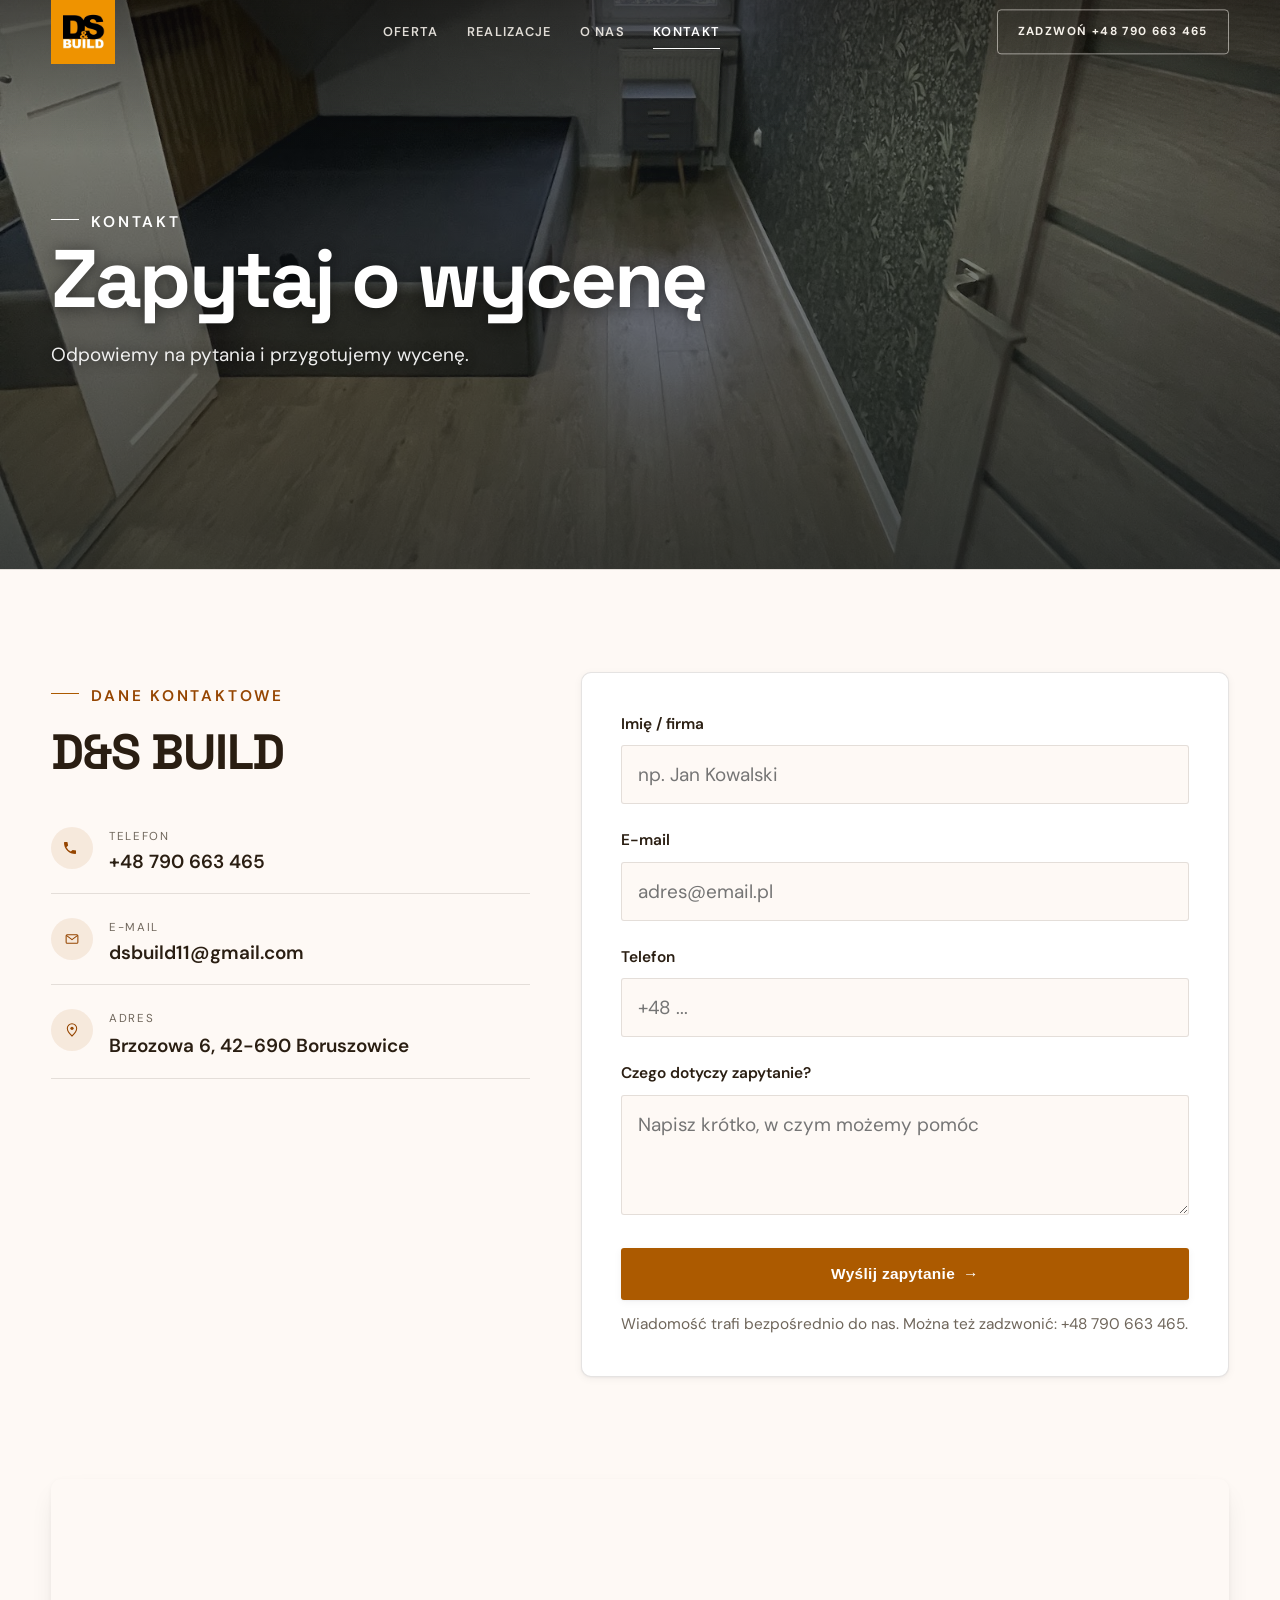
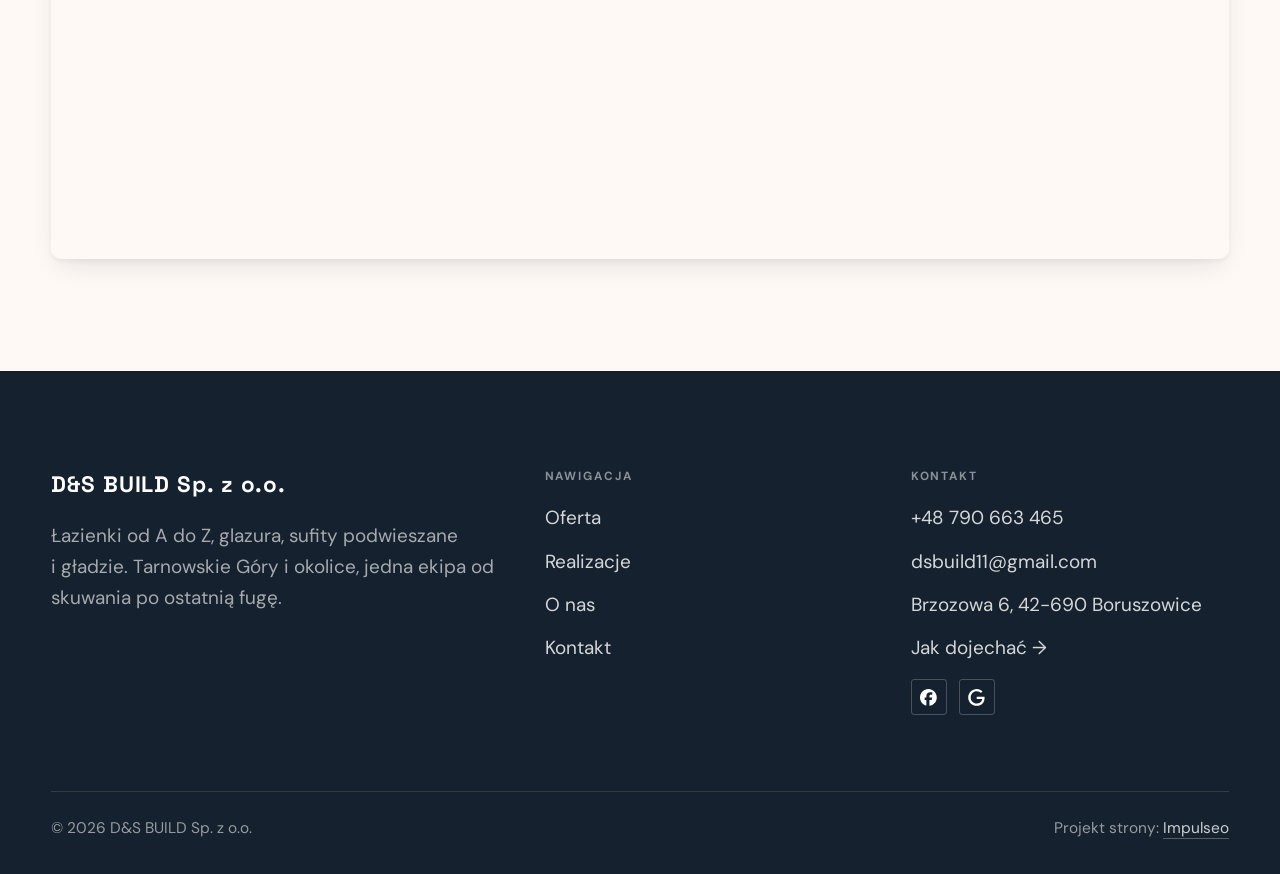
<file: kontakt.html>
<!DOCTYPE html>
<html lang="pl">
<head>
<meta charset="UTF-8">
<meta name="viewport" content="width=device-width, initial-scale=1.0">
<title>Kontakt - D&amp;S BUILD</title>
<meta name="description" content="Kontakt D&amp;S BUILD - Brzozowa 6, 42-690 Boruszowice">
<link rel="canonical" href="https://kris20032.github.io/d-s-build-sp-z-o-o/kontakt.html">
<meta name="robots" content="noindex, nofollow">
<meta property="og:type" content="website">
<meta property="og:locale" content="pl_PL">
<meta property="og:site_name" content="D&amp;S BUILD">
<meta property="og:title" content="Kontakt - D&amp;S BUILD">
<meta property="og:description" content="Kontakt D&amp;S BUILD - Brzozowa 6, 42-690 Boruszowice">
<meta property="og:url" content="https://kris20032.github.io/d-s-build-sp-z-o-o/kontakt.html">
<meta property="og:image" content="https://kris20032.github.io/d-s-build-sp-z-o-o/img/og.jpg">
<meta property="og:image:width" content="1200">
<meta property="og:image:height" content="630">
<meta name="twitter:card" content="summary_large_image">
<link rel="preconnect" href="https://fonts.googleapis.com">
<link rel="preconnect" href="https://fonts.gstatic.com" crossorigin>
<link href="https://fonts.googleapis.com/css2?family=Space+Grotesk:wght@500;600;700&family=DM+Sans:opsz,wght@9..40,400;9..40,500;9..40,600&display=swap" rel="stylesheet">
<link rel="stylesheet" href="assets/styles.css?v=90158e0b">
</head>
<body>

<header class="nav">
  <div class="wrap nav-inner">
    <a class="brand brand-has-logo" href="index.html"><img class="brand-logo" src="img/logo.jpg" alt="D&amp;S BUILD" width="720" height="720" decoding="async"></a>
    <nav class="nav-links">
      <a href="oferta.html">Oferta</a>
      <a href="realizacje.html">Realizacje</a>
      <a href="o-nas.html">O nas</a>
      <a href="kontakt.html" class="active" aria-current="page">Kontakt</a>
      <a href="tel:+48790663465" class="btn btn-accent">Zadzwoń +48 790 663 465</a>
    </nav>
    <button class="nav-toggle" aria-label="Menu"><span></span><span></span><span></span></button>
  </div>
</header>

<main>
<section class="pagehead">
  <img src="img/ph3.jpg" alt="D&amp;S BUILD - Zapytaj o wycenę">
  <div class="wrap">
    <span class="eyebrow">Kontakt</span>
    <h1>Zapytaj o wycenę</h1>
    <p>Odpowiemy na pytania i przygotujemy wycenę.</p>
  </div>
</section>
<section>
  <div class="wrap contact-grid">
    <div class="reveal">
      <span class="eyebrow">Dane kontaktowe</span>
      <h2 style="margin:var(--space-4) 0 var(--space-6)">D&S BUILD</h2>
      <div class="info-list">
        <div class="info-row"><div class="ic"><svg class="ico-tel" width="16" height="16" viewBox="0 0 24 24" fill="none" aria-hidden="true"><path d="M6.6 10.8a15.5 15.5 0 0 0 6.6 6.6l2.2-2.2a1 1 0 0 1 1-.24 11.4 11.4 0 0 0 3.6.58 1 1 0 0 1 1 1V20a1 1 0 0 1-1 1A17 17 0 0 1 3 4a1 1 0 0 1 1-1h3.5a1 1 0 0 1 1 1c0 1.25.2 2.46.58 3.6a1 1 0 0 1-.25 1l-2.23 2.2Z" fill="currentColor"/></svg></div><div><div class="lbl">Telefon</div><a class="val" href="tel:+48790663465">+48 790 663 465</a></div></div>
        <div class="info-row"><div class="ic"><svg class="ico-mail" width="16" height="16" viewBox="0 0 24 24" fill="none" aria-hidden="true"><rect x="3.2" y="5.5" width="17.6" height="13" rx="1.6" stroke="currentColor" stroke-width="1.6"/><path d="M4 7l8 6 8-6" stroke="currentColor" stroke-width="1.6" stroke-linecap="round" stroke-linejoin="round"/></svg></div><div><div class="lbl">E-mail</div><a class="val" href="mailto:dsbuild11@gmail.com">dsbuild11@gmail.com</a></div></div>
        <div class="info-row"><div class="ic"><svg class="ico-pin" width="16" height="16" viewBox="0 0 24 24" fill="none" aria-hidden="true"><path d="M12 21s7-6.1 7-11.5A7 7 0 0 0 5 9.5C5 14.9 12 21 12 21Z" stroke="currentColor" stroke-width="1.6" fill="none"/><circle cx="12" cy="9.5" r="2.4" fill="currentColor"/></svg></div><div><div class="lbl">Adres</div><div class="val">Brzozowa 6, 42-690 Boruszowice</div></div></div>
      </div>
    </div>
    <div class="reveal">
      <form class="form" action="https://formsubmit.co/dsbuild11@gmail.com" method="POST">
        <input type="hidden" name="_subject" value="Zapytanie ze strony D&S BUILD">
        <input type="hidden" name="_captcha" value="false">
        <input type="hidden" name="_template" value="table">
        <div class="fld"><label for="name">Imię / firma</label><input id="name" name="name" type="text" placeholder="np. Jan Kowalski" required></div>
        <div class="fld"><label for="email">E-mail</label><input id="email" name="email" type="email" placeholder="adres@email.pl" required></div>
        <div class="fld"><label for="phone">Telefon</label><input id="phone" name="phone" type="tel" placeholder="+48 ..."></div>
        <div class="fld"><label for="msg">Czego dotyczy zapytanie?</label><textarea id="msg" name="message" placeholder="Napisz krótko, w czym możemy pomóc" required></textarea></div>
        <button type="submit" class="btn btn-accent" style="width:100%;justify-content:center">Wyślij zapytanie <span class="arr">→</span></button>
        <p class="note">Wiadomość trafi bezpośrednio do nas. Można też zadzwonić: +48 790 663 465.</p>
      </form>
    </div>
  </div>
</section>
<section style="padding-top:0">
  <div class="wrap reveal">
    <iframe class="map" title="D&amp;S BUILD - Tarnowskie Góry" src="https://maps.google.com/maps?q=50.5175782%2C18.7756573&z=15&output=embed" loading="lazy" referrerpolicy="no-referrer-when-downgrade"></iframe>
  </div>
</section>
</main>

<footer>
  <div class="wrap">
    <div class="foot-grid">
      <div class="foot-brand">
        <div class="name">D&S BUILD Sp. z o.o.</div>
        <p>Łazienki od A do Z, glazura, sufity podwieszane i gładzie. Tarnowskie Góry i okolice, jedna ekipa od skuwania po ostatnią fugę.</p>
      </div>
      <div class="foot-col">
        <h4>Nawigacja</h4>
        <a href="oferta.html">Oferta</a>
        <a href="realizacje.html">Realizacje</a>
        <a href="o-nas.html">O nas</a>
        <a href="kontakt.html">Kontakt</a>
      </div>
      <div class="foot-col">
        <h4>Kontakt</h4>
        <a href="tel:+48790663465">+48 790 663 465</a>
        <a href="mailto:dsbuild11@gmail.com">dsbuild11@gmail.com</a>
        <p>Brzozowa 6, 42-690 Boruszowice</p>
        <a href="https://maps.google.com/?cid=13545416507820989962&g_mp=Cidnb29nbGUubWFwcy5wbGFjZXMudjEuUGxhY2VzLlNlYXJjaFRleHQQAhgEIAA" target="_blank" rel="noopener">Jak dojechać →</a>
      <div class="foot-soc">
        <a class="soc" href="https://www.facebook.com/firmads" target="_blank" rel="noopener" aria-label="Facebook - D&amp;S BUILD"><svg viewBox="0 0 24 24" aria-hidden="true" focusable="false"><path d="M9.101 23.691v-7.98H6.627v-3.667h2.474v-1.58c0-4.085 1.848-5.978 5.858-5.978.401 0 .955.042 1.468.103a8.68 8.68 0 0 1 1.141.195v3.325a8.623 8.623 0 0 0-.653-.036 26.805 26.805 0 0 0-.733-.009c-.707 0-1.259.096-1.675.309a1.686 1.686 0 0 0-.679.622c-.258.42-.374.995-.374 1.752v1.297h3.919l-.386 2.103-.287 1.564h-3.246v8.245C19.396 23.238 24 18.179 24 12.044c0-6.627-5.373-12-12-12s-12 5.373-12 12c0 5.628 3.874 10.35 9.101 11.647Z" fill="currentColor"/></svg></a>
        <a class="soc" href="https://maps.google.com/?cid=13545416507820989962&g_mp=Cidnb29nbGUubWFwcy5wbGFjZXMudjEuUGxhY2VzLlNlYXJjaFRleHQQAhgEIAA" target="_blank" rel="noopener" aria-label="Google - D&amp;S BUILD"><svg viewBox="0 0 24 24" aria-hidden="true" focusable="false"><path d="M12.48 10.92v3.28h7.84c-.24 1.84-.853 3.187-1.787 4.133-1.147 1.147-2.933 2.4-6.053 2.4-4.827 0-8.6-3.893-8.6-8.72s3.773-8.72 8.6-8.72c2.6 0 4.507 1.027 5.907 2.347l2.307-2.307C18.747 1.44 16.133 0 12.48 0 5.867 0 .307 5.387.307 12s5.56 12 12.173 12c3.573 0 6.267-1.173 8.373-3.36 2.16-2.16 2.84-5.213 2.84-7.667 0-.76-.053-1.467-.173-2.053H12.48z" fill="currentColor"/></svg></a>
      </div>
      </div>
    </div>
    <div class="foot-bot">
      <span>© 2026 D&S BUILD Sp. z o.o.</span>
      <span>Projekt strony: <a class="foot-credit" href="https://impulseo.pl" target="_blank" rel="noopener">Impulseo</a></span>
    </div>
  </div>
</footer>
<div class="sticky-call"><a class="sc-call" href="tel:+48790663465"><svg class="ico-tel" width="16" height="16" viewBox="0 0 24 24" fill="none" aria-hidden="true"><path d="M6.6 10.8a15.5 15.5 0 0 0 6.6 6.6l2.2-2.2a1 1 0 0 1 1-.24 11.4 11.4 0 0 0 3.6.58 1 1 0 0 1 1 1V20a1 1 0 0 1-1 1A17 17 0 0 1 3 4a1 1 0 0 1 1-1h3.5a1 1 0 0 1 1 1c0 1.25.2 2.46.58 3.6a1 1 0 0 1-.25 1l-2.23 2.2Z" fill="currentColor"/></svg> Zadzwoń</a><a class="sc-quote" href="kontakt.html">Zapytaj o wycenę</a></div>
<div class="demo-wazne" data-do="2026-10-26" data-cykl="3" hidden><svg class="dw-ico" width="13" height="13" viewBox="0 0 24 24" fill="none" aria-hidden="true"><circle cx="12" cy="12" r="8.6" stroke="currentColor" stroke-width="1.8"/><path d="M12 7.2V12l3.3 2" stroke="currentColor" stroke-width="1.8" stroke-linecap="round"/></svg><span class="dw-txt"></span></div>

<script src="assets/main.js"></script>
</body>
</html>
</file>
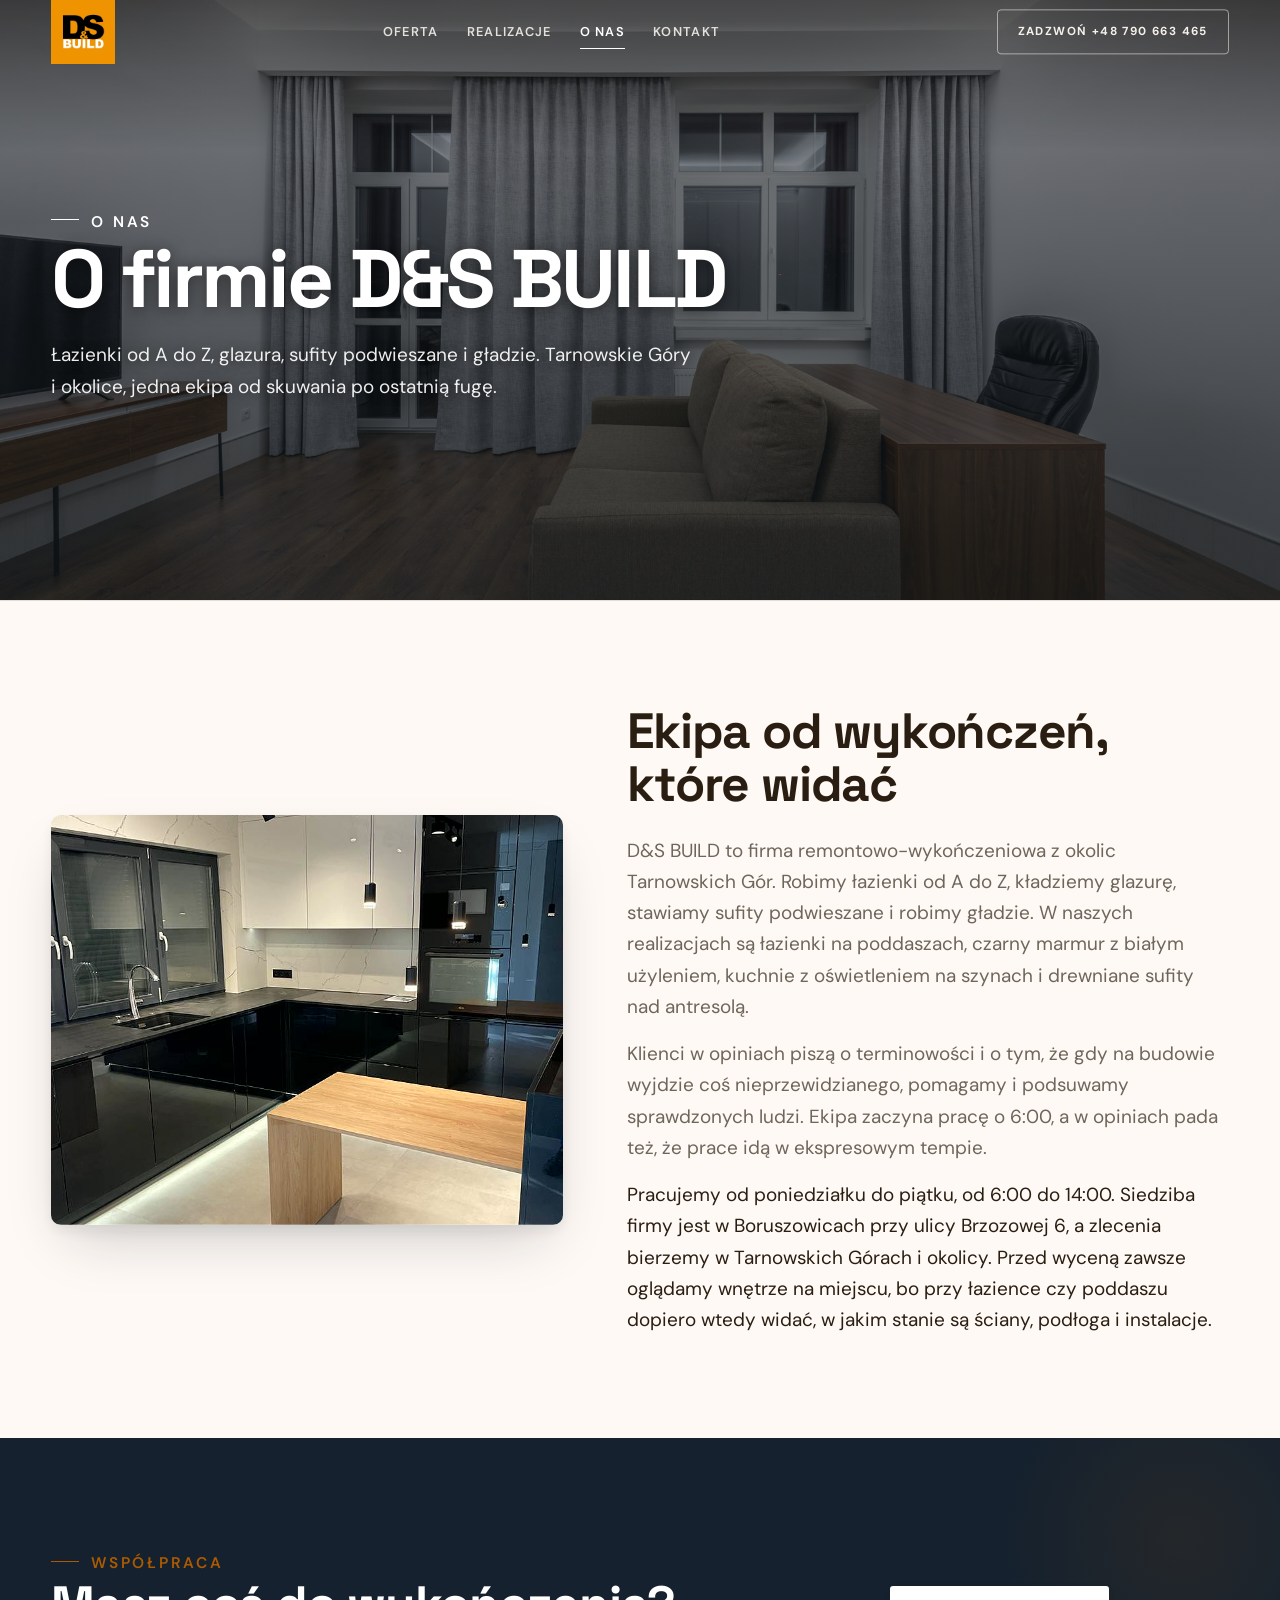
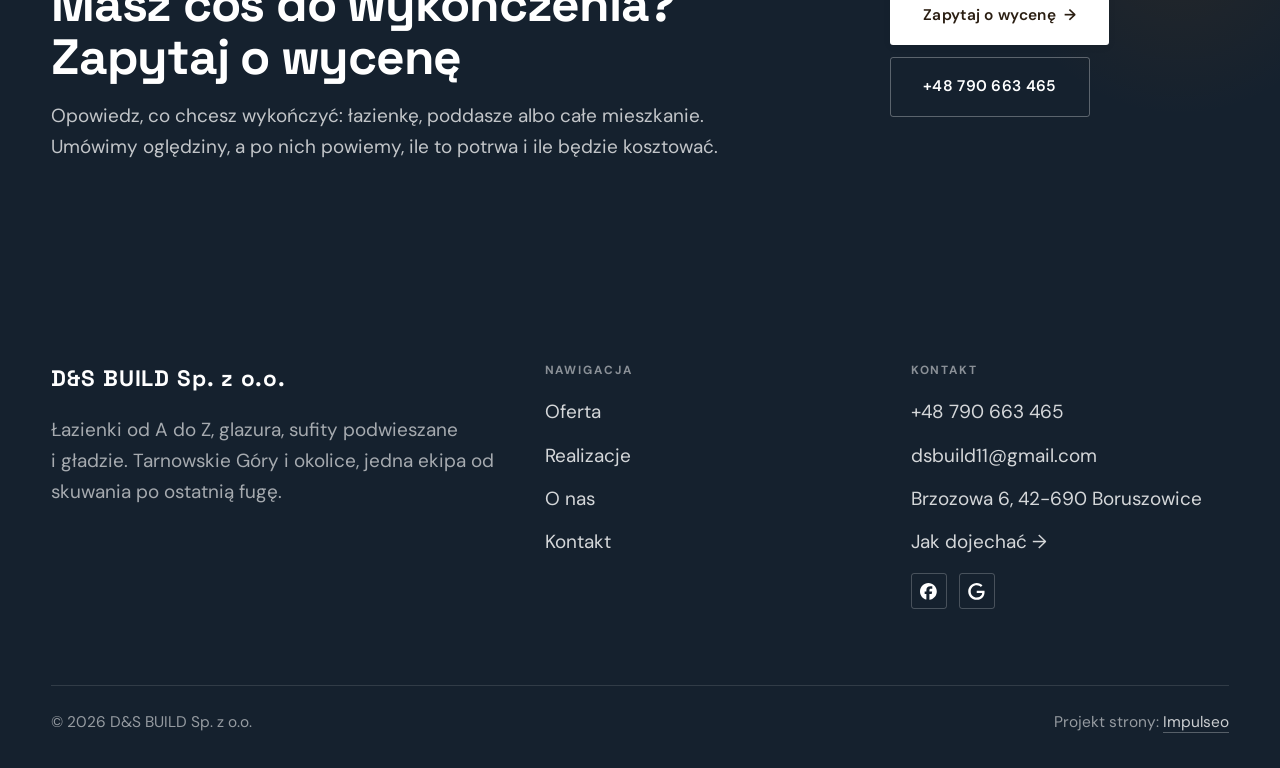
<file: o-nas.html>
<!DOCTYPE html>
<html lang="pl">
<head>
<meta charset="UTF-8">
<meta name="viewport" content="width=device-width, initial-scale=1.0">
<title>O nas - D&amp;S BUILD</title>
<meta name="description" content="D&amp;S BUILD - wykończenia i remonty wnętrz, Tarnowskie Góry i okolice. Łazienki od A do Z, glazura, sufity podwieszane, gładzie. Ocena 5,0 w Google.">
<link rel="canonical" href="https://kris20032.github.io/d-s-build-sp-z-o-o/o-nas.html">
<meta name="robots" content="noindex, nofollow">
<meta property="og:type" content="website">
<meta property="og:locale" content="pl_PL">
<meta property="og:site_name" content="D&amp;S BUILD">
<meta property="og:title" content="O nas - D&amp;S BUILD">
<meta property="og:description" content="D&amp;S BUILD - wykończenia i remonty wnętrz, Tarnowskie Góry i okolice. Łazienki od A do Z, glazura, sufity podwieszane, gładzie. Ocena 5,0 w Google.">
<meta property="og:url" content="https://kris20032.github.io/d-s-build-sp-z-o-o/o-nas.html">
<meta property="og:image" content="https://kris20032.github.io/d-s-build-sp-z-o-o/img/og.jpg">
<meta property="og:image:width" content="1200">
<meta property="og:image:height" content="630">
<meta name="twitter:card" content="summary_large_image">
<link rel="preconnect" href="https://fonts.googleapis.com">
<link rel="preconnect" href="https://fonts.gstatic.com" crossorigin>
<link href="https://fonts.googleapis.com/css2?family=Space+Grotesk:wght@500;600;700&family=DM+Sans:opsz,wght@9..40,400;9..40,500;9..40,600&display=swap" rel="stylesheet">
<link rel="stylesheet" href="assets/styles.css?v=90158e0b">
</head>
<body>

<header class="nav">
  <div class="wrap nav-inner">
    <a class="brand brand-has-logo" href="index.html"><img class="brand-logo" src="img/logo.jpg" alt="D&amp;S BUILD" width="720" height="720" decoding="async"></a>
    <nav class="nav-links">
      <a href="oferta.html">Oferta</a>
      <a href="realizacje.html">Realizacje</a>
      <a href="o-nas.html" class="active" aria-current="page">O nas</a>
      <a href="kontakt.html">Kontakt</a>
      <a href="tel:+48790663465" class="btn btn-accent">Zadzwoń +48 790 663 465</a>
    </nav>
    <button class="nav-toggle" aria-label="Menu"><span></span><span></span><span></span></button>
  </div>
</header>

<main>
<section class="pagehead">
  <img src="img/ph2.jpg" alt="D&amp;S BUILD - O firmie D&amp;S BUILD" width="1880" height="1255">
  <div class="wrap">
    <span class="eyebrow">O nas</span>
    <h1>O firmie D&S BUILD</h1>
    <p>Łazienki od A do Z, glazura, sufity podwieszane i gładzie. Tarnowskie Góry i okolice, jedna ekipa od skuwania po ostatnią fugę.</p>
  </div>
</section>
<section>
  <div class="wrap split">
    <div class="split-art reveal"><img src="img/about.jpg" alt="D&amp;S BUILD" loading="lazy" width="768" height="1024" decoding="async"></div>
    <div class="split-copy reveal">
      <h2>Ekipa od wykończeń, które widać</h2>
      <p class="muted">D&S BUILD to firma remontowo-wykończeniowa z okolic Tarnowskich Gór. Robimy łazienki od A do Z, kładziemy glazurę, stawiamy sufity podwieszane i robimy gładzie. W naszych realizacjach są łazienki na poddaszach, czarny marmur z białym użyleniem, kuchnie z oświetleniem na szynach i drewniane sufity nad antresolą.</p>
      <p class="muted">Klienci w opiniach piszą o terminowości i o tym, że gdy na budowie wyjdzie coś nieprzewidzianego, pomagamy i podsuwamy sprawdzonych ludzi. Ekipa zaczyna pracę o 6:00, a w opiniach pada też, że prace idą w ekspresowym tempie.</p>
<p>Pracujemy od poniedziałku do piątku, od 6:00 do 14:00. Siedziba firmy jest w Boruszowicach przy ulicy Brzozowej 6, a zlecenia bierzemy w Tarnowskich Górach i okolicy. Przed wyceną zawsze oglądamy wnętrze na miejscu, bo przy łazience czy poddaszu dopiero wtedy widać, w jakim stanie są ściany, podłoga i instalacje.</p>
    </div>
  </div>
</section>


<section class="cta">
  <div class="wrap">
    <div class="reveal">
      <span class="eyebrow">Współpraca</span>
      <h2>Masz coś do wykończenia? Zapytaj o wycenę</h2>
      <p>Opowiedz, co chcesz wykończyć: łazienkę, poddasze albo całe mieszkanie. Umówimy oględziny, a po nich powiemy, ile to potrwa i ile będzie kosztować.</p>
    </div>
    <div class="cta-actions reveal">
      <a href="kontakt.html" class="btn btn-light">Zapytaj o wycenę <span class="arr">→</span></a>
      <a href="tel:+48790663465" class="btn btn-ghost btn-ghost-cta">+48 790 663 465</a>
    </div>
  </div>
</section>
</main>

<footer>
  <div class="wrap">
    <div class="foot-grid">
      <div class="foot-brand">
        <div class="name">D&S BUILD Sp. z o.o.</div>
        <p>Łazienki od A do Z, glazura, sufity podwieszane i gładzie. Tarnowskie Góry i okolice, jedna ekipa od skuwania po ostatnią fugę.</p>
      </div>
      <div class="foot-col">
        <h4>Nawigacja</h4>
        <a href="oferta.html">Oferta</a>
        <a href="realizacje.html">Realizacje</a>
        <a href="o-nas.html">O nas</a>
        <a href="kontakt.html">Kontakt</a>
      </div>
      <div class="foot-col">
        <h4>Kontakt</h4>
        <a href="tel:+48790663465">+48 790 663 465</a>
        <a href="mailto:dsbuild11@gmail.com">dsbuild11@gmail.com</a>
        <p>Brzozowa 6, 42-690 Boruszowice</p>
        <a href="https://maps.google.com/?cid=13545416507820989962&g_mp=Cidnb29nbGUubWFwcy5wbGFjZXMudjEuUGxhY2VzLlNlYXJjaFRleHQQAhgEIAA" target="_blank" rel="noopener">Jak dojechać →</a>
      <div class="foot-soc">
        <a class="soc" href="https://www.facebook.com/firmads" target="_blank" rel="noopener" aria-label="Facebook - D&amp;S BUILD"><svg viewBox="0 0 24 24" aria-hidden="true" focusable="false"><path d="M9.101 23.691v-7.98H6.627v-3.667h2.474v-1.58c0-4.085 1.848-5.978 5.858-5.978.401 0 .955.042 1.468.103a8.68 8.68 0 0 1 1.141.195v3.325a8.623 8.623 0 0 0-.653-.036 26.805 26.805 0 0 0-.733-.009c-.707 0-1.259.096-1.675.309a1.686 1.686 0 0 0-.679.622c-.258.42-.374.995-.374 1.752v1.297h3.919l-.386 2.103-.287 1.564h-3.246v8.245C19.396 23.238 24 18.179 24 12.044c0-6.627-5.373-12-12-12s-12 5.373-12 12c0 5.628 3.874 10.35 9.101 11.647Z" fill="currentColor"/></svg></a>
        <a class="soc" href="https://maps.google.com/?cid=13545416507820989962&g_mp=Cidnb29nbGUubWFwcy5wbGFjZXMudjEuUGxhY2VzLlNlYXJjaFRleHQQAhgEIAA" target="_blank" rel="noopener" aria-label="Google - D&amp;S BUILD"><svg viewBox="0 0 24 24" aria-hidden="true" focusable="false"><path d="M12.48 10.92v3.28h7.84c-.24 1.84-.853 3.187-1.787 4.133-1.147 1.147-2.933 2.4-6.053 2.4-4.827 0-8.6-3.893-8.6-8.72s3.773-8.72 8.6-8.72c2.6 0 4.507 1.027 5.907 2.347l2.307-2.307C18.747 1.44 16.133 0 12.48 0 5.867 0 .307 5.387.307 12s5.56 12 12.173 12c3.573 0 6.267-1.173 8.373-3.36 2.16-2.16 2.84-5.213 2.84-7.667 0-.76-.053-1.467-.173-2.053H12.48z" fill="currentColor"/></svg></a>
      </div>
      </div>
    </div>
    <div class="foot-bot">
      <span>© 2026 D&S BUILD Sp. z o.o.</span>
      <span>Projekt strony: <a class="foot-credit" href="https://impulseo.pl" target="_blank" rel="noopener">Impulseo</a></span>
    </div>
  </div>
</footer>
<div class="sticky-call"><a class="sc-call" href="tel:+48790663465"><svg class="ico-tel" width="16" height="16" viewBox="0 0 24 24" fill="none" aria-hidden="true"><path d="M6.6 10.8a15.5 15.5 0 0 0 6.6 6.6l2.2-2.2a1 1 0 0 1 1-.24 11.4 11.4 0 0 0 3.6.58 1 1 0 0 1 1 1V20a1 1 0 0 1-1 1A17 17 0 0 1 3 4a1 1 0 0 1 1-1h3.5a1 1 0 0 1 1 1c0 1.25.2 2.46.58 3.6a1 1 0 0 1-.25 1l-2.23 2.2Z" fill="currentColor"/></svg> Zadzwoń</a><a class="sc-quote" href="kontakt.html">Zapytaj o wycenę</a></div>
<div class="demo-wazne" data-do="2026-10-26" data-cykl="3" hidden><svg class="dw-ico" width="13" height="13" viewBox="0 0 24 24" fill="none" aria-hidden="true"><circle cx="12" cy="12" r="8.6" stroke="currentColor" stroke-width="1.8"/><path d="M12 7.2V12l3.3 2" stroke="currentColor" stroke-width="1.8" stroke-linecap="round"/></svg><span class="dw-txt"></span></div>

<script src="assets/main.js"></script>
</body>
</html>
</file>
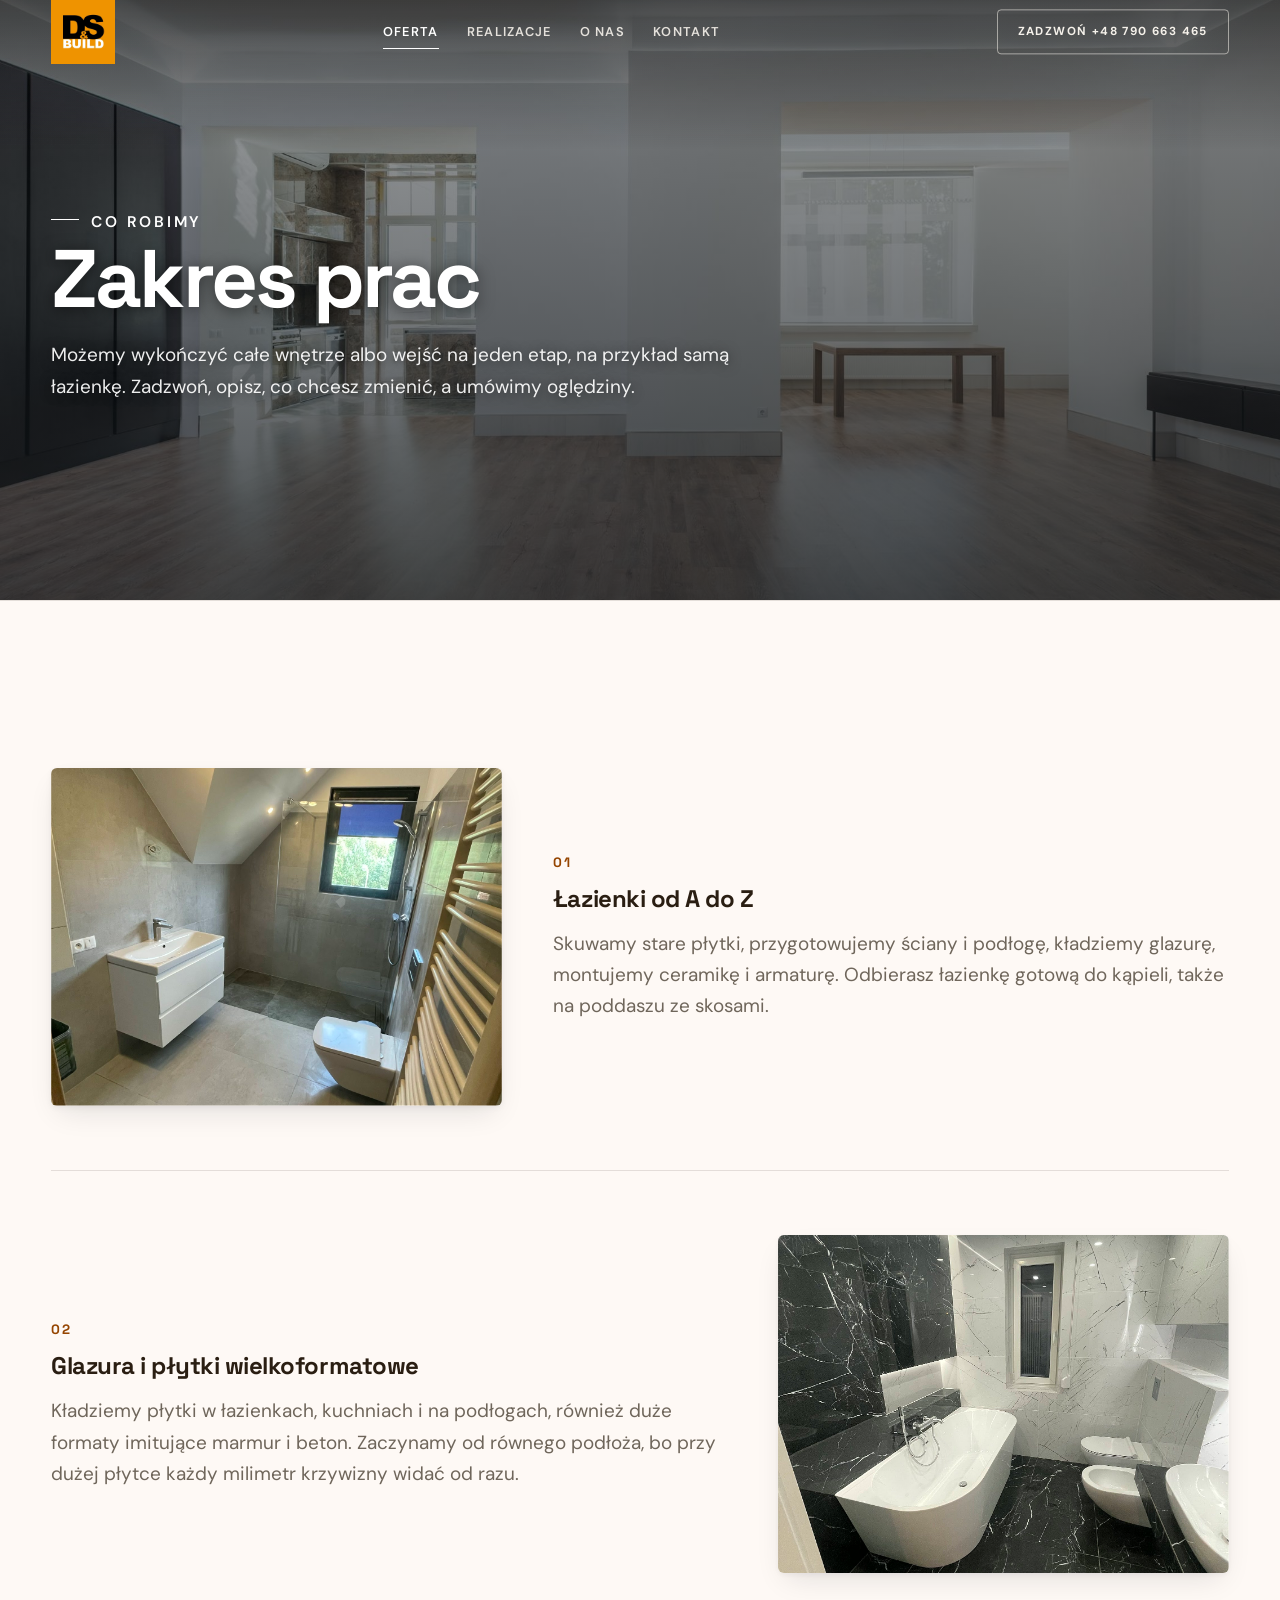
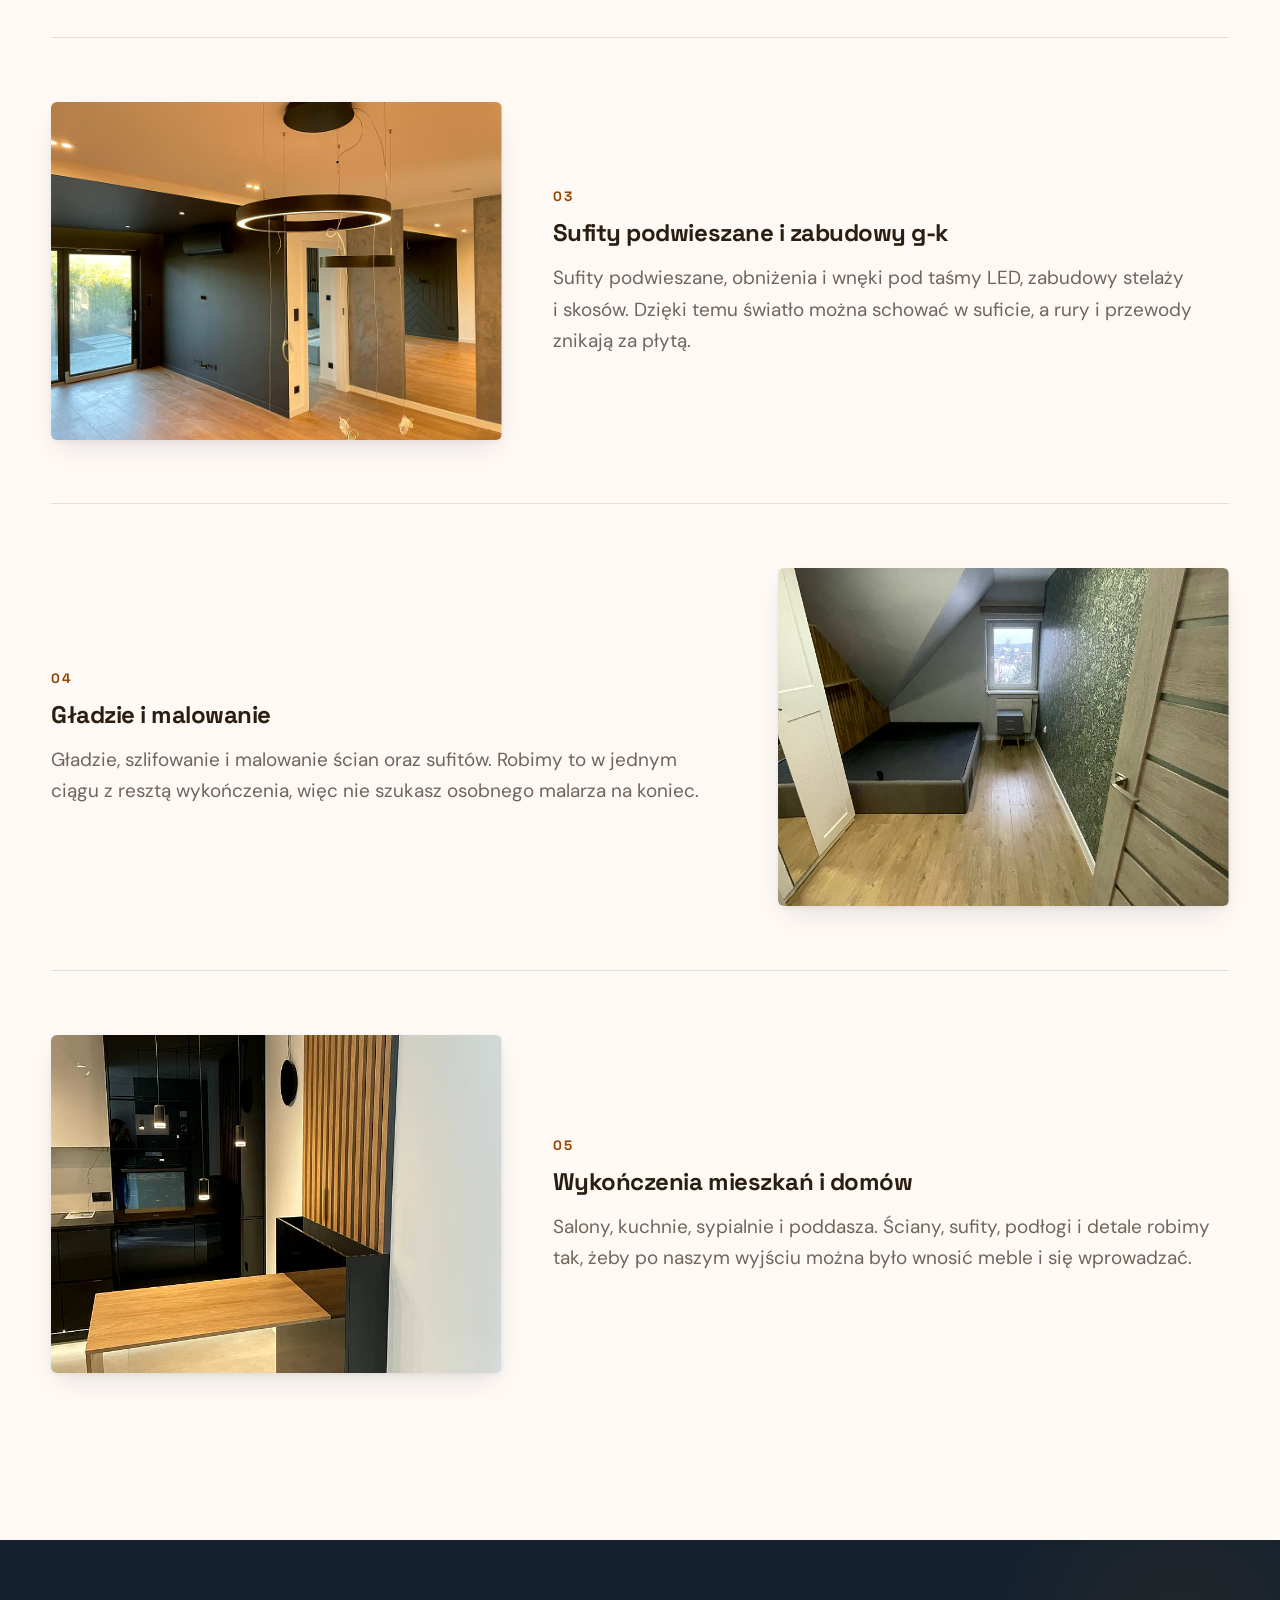
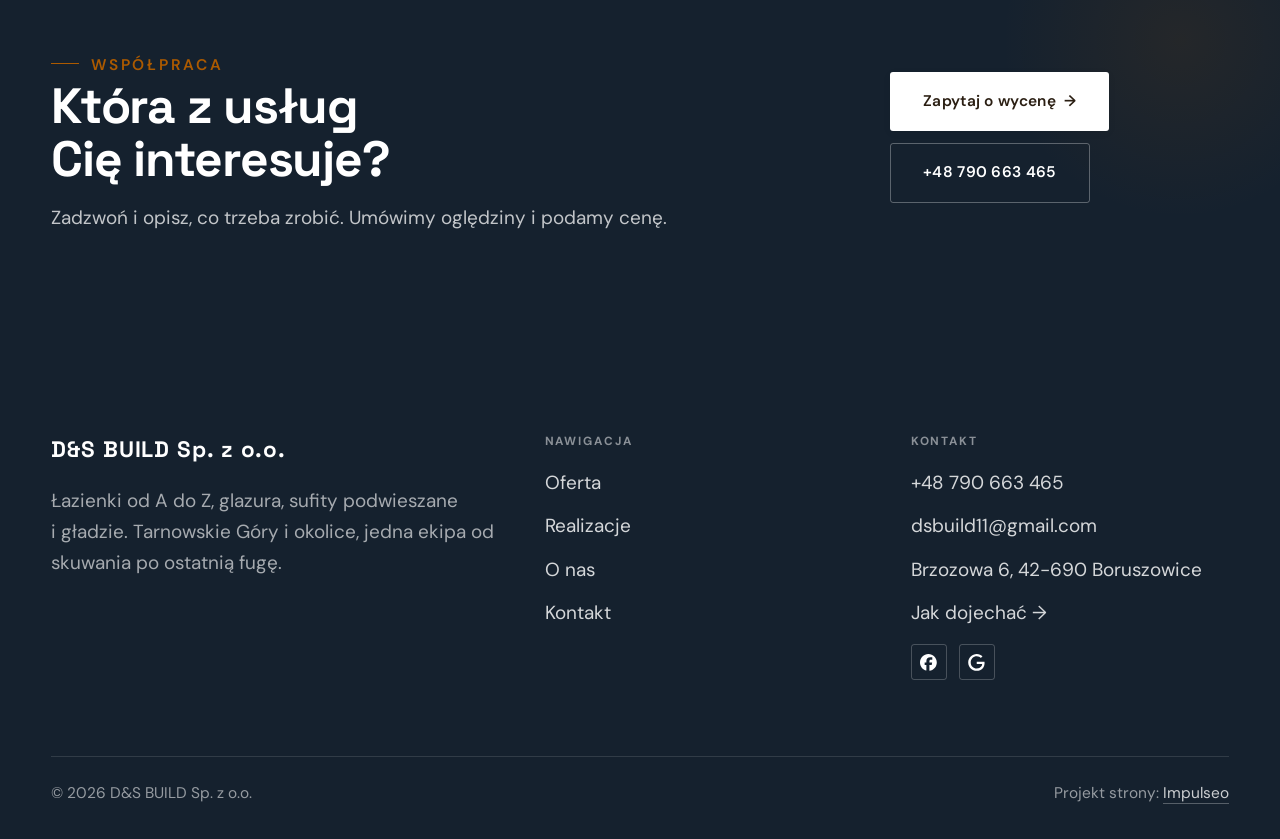
<file: oferta.html>
<!DOCTYPE html>
<html lang="pl">
<head>
<meta charset="UTF-8">
<meta name="viewport" content="width=device-width, initial-scale=1.0">
<title>Oferta - D&amp;S BUILD</title>
<meta name="description" content="D&amp;S BUILD - wykończenia i remonty wnętrz, Tarnowskie Góry i okolice. Łazienki od A do Z, glazura, sufity podwieszane, gładzie. Ocena 5,0 w Google.">
<link rel="canonical" href="https://kris20032.github.io/d-s-build-sp-z-o-o/oferta.html">
<meta name="robots" content="noindex, nofollow">
<meta property="og:type" content="website">
<meta property="og:locale" content="pl_PL">
<meta property="og:site_name" content="D&amp;S BUILD">
<meta property="og:title" content="Oferta - D&amp;S BUILD">
<meta property="og:description" content="D&amp;S BUILD - wykończenia i remonty wnętrz, Tarnowskie Góry i okolice. Łazienki od A do Z, glazura, sufity podwieszane, gładzie. Ocena 5,0 w Google.">
<meta property="og:url" content="https://kris20032.github.io/d-s-build-sp-z-o-o/oferta.html">
<meta property="og:image" content="https://kris20032.github.io/d-s-build-sp-z-o-o/img/og.jpg">
<meta property="og:image:width" content="1200">
<meta property="og:image:height" content="630">
<meta name="twitter:card" content="summary_large_image">
<link rel="preconnect" href="https://fonts.googleapis.com">
<link rel="preconnect" href="https://fonts.gstatic.com" crossorigin>
<link href="https://fonts.googleapis.com/css2?family=Space+Grotesk:wght@500;600;700&family=DM+Sans:opsz,wght@9..40,400;9..40,500;9..40,600&display=swap" rel="stylesheet">
<link rel="stylesheet" href="assets/styles.css?v=90158e0b">
</head>
<body>

<header class="nav">
  <div class="wrap nav-inner">
    <a class="brand brand-has-logo" href="index.html"><img class="brand-logo" src="img/logo.jpg" alt="D&amp;S BUILD" width="720" height="720" decoding="async"></a>
    <nav class="nav-links">
      <a href="oferta.html" class="active" aria-current="page">Oferta</a>
      <a href="realizacje.html">Realizacje</a>
      <a href="o-nas.html">O nas</a>
      <a href="kontakt.html">Kontakt</a>
      <a href="tel:+48790663465" class="btn btn-accent">Zadzwoń +48 790 663 465</a>
    </nav>
    <button class="nav-toggle" aria-label="Menu"><span></span><span></span><span></span></button>
  </div>
</header>

<main>
<section class="pagehead">
  <img src="img/ph4.jpg" alt="D&amp;S BUILD - Zakres prac" width="1880" height="1255" decoding="async">
  <div class="wrap">
    <span class="eyebrow">Co robimy</span>
    <h1>Zakres prac</h1>
    <p>Możemy wykończyć całe wnętrze albo wejść na jeden etap, na przykład samą łazienkę. Zadzwoń, opisz, co chcesz zmienić, a umówimy oględziny.</p>
  </div>
</section>
<section>
  <div class="wrap">
    <div class="svc-row reveal">
      <div class="svc-row-art"><img src="img/g3.jpg" alt="Łazienki od A do Z" loading="lazy" width="1492" height="2038" decoding="async"></div>
      <div>
        <span class="num">01</span>
        <h3>Łazienki od A do Z</h3>
        <p class="muted">Skuwamy stare płytki, przygotowujemy ściany i podłogę, kładziemy glazurę, montujemy ceramikę i armaturę. Odbierasz łazienkę gotową do kąpieli, także na poddaszu ze skosami.</p>
      </div>
    </div>
    <div class="svc-row rev reveal">
      <div class="svc-row-art"><img src="img/g1.jpg" alt="Glazura i płytki wielkoformatowe" loading="lazy" width="1600" height="2133" decoding="async"></div>
      <div>
        <span class="num">02</span>
        <h3>Glazura i płytki wielkoformatowe</h3>
        <p class="muted">Kładziemy płytki w łazienkach, kuchniach i na podłogach, również duże formaty imitujące marmur i beton. Zaczynamy od równego podłoża, bo przy dużej płytce każdy milimetr krzywizny widać od razu.</p>
      </div>
    </div>
    <div class="svc-row reveal">
      <div class="svc-row-art"><img src="img/g2.jpg" alt="Sufity podwieszane i zabudowy g-k" loading="lazy" width="1024" height="768" decoding="async"></div>
      <div>
        <span class="num">03</span>
        <h3>Sufity podwieszane i zabudowy g-k</h3>
        <p class="muted">Sufity podwieszane, obniżenia i wnęki pod taśmy LED, zabudowy stelaży i skosów. Dzięki temu światło można schować w suficie, a rury i przewody znikają za płytą.</p>
      </div>
    </div>
    <div class="svc-row rev reveal">
      <div class="svc-row-art"><img src="img/g4.jpg" alt="Gładzie i malowanie" loading="lazy" width="1600" height="2133" decoding="async"></div>
      <div>
        <span class="num">04</span>
        <h3>Gładzie i malowanie</h3>
        <p class="muted">Gładzie, szlifowanie i malowanie ścian oraz sufitów. Robimy to w jednym ciągu z resztą wykończenia, więc nie szukasz osobnego malarza na koniec.</p>
      </div>
    </div>
    <div class="svc-row reveal">
      <div class="svc-row-art"><img src="img/g5.jpg" alt="Wykończenia mieszkań i domów" loading="lazy" width="768" height="1024" decoding="async"></div>
      <div>
        <span class="num">05</span>
        <h3>Wykończenia mieszkań i domów</h3>
        <p class="muted">Salony, kuchnie, sypialnie i poddasza. Ściany, sufity, podłogi i detale robimy tak, żeby po naszym wyjściu można było wnosić meble i się wprowadzać.</p>
      </div>
    </div>
  </div>
</section>

<section class="cta">
  <div class="wrap">
    <div class="reveal">
      <span class="eyebrow">Współpraca</span>
      <h2>Która z usług Cię interesuje?</h2>
      <p>Zadzwoń i opisz, co trzeba zrobić. Umówimy oględziny i podamy cenę.</p>
    </div>
    <div class="cta-actions reveal">
      <a href="kontakt.html" class="btn btn-light">Zapytaj o wycenę <span class="arr">→</span></a>
      <a href="tel:+48790663465" class="btn btn-ghost btn-ghost-cta">+48 790 663 465</a>
    </div>
  </div>
</section>
</main>

<footer>
  <div class="wrap">
    <div class="foot-grid">
      <div class="foot-brand">
        <div class="name">D&S BUILD Sp. z o.o.</div>
        <p>Łazienki od A do Z, glazura, sufity podwieszane i gładzie. Tarnowskie Góry i okolice, jedna ekipa od skuwania po ostatnią fugę.</p>
      </div>
      <div class="foot-col">
        <h4>Nawigacja</h4>
        <a href="oferta.html">Oferta</a>
        <a href="realizacje.html">Realizacje</a>
        <a href="o-nas.html">O nas</a>
        <a href="kontakt.html">Kontakt</a>
      </div>
      <div class="foot-col">
        <h4>Kontakt</h4>
        <a href="tel:+48790663465">+48 790 663 465</a>
        <a href="mailto:dsbuild11@gmail.com">dsbuild11@gmail.com</a>
        <p>Brzozowa 6, 42-690 Boruszowice</p>
        <a href="https://maps.google.com/?cid=13545416507820989962&g_mp=Cidnb29nbGUubWFwcy5wbGFjZXMudjEuUGxhY2VzLlNlYXJjaFRleHQQAhgEIAA" target="_blank" rel="noopener">Jak dojechać →</a>
      <div class="foot-soc">
        <a class="soc" href="https://www.facebook.com/firmads" target="_blank" rel="noopener" aria-label="Facebook - D&amp;S BUILD"><svg viewBox="0 0 24 24" aria-hidden="true" focusable="false"><path d="M9.101 23.691v-7.98H6.627v-3.667h2.474v-1.58c0-4.085 1.848-5.978 5.858-5.978.401 0 .955.042 1.468.103a8.68 8.68 0 0 1 1.141.195v3.325a8.623 8.623 0 0 0-.653-.036 26.805 26.805 0 0 0-.733-.009c-.707 0-1.259.096-1.675.309a1.686 1.686 0 0 0-.679.622c-.258.42-.374.995-.374 1.752v1.297h3.919l-.386 2.103-.287 1.564h-3.246v8.245C19.396 23.238 24 18.179 24 12.044c0-6.627-5.373-12-12-12s-12 5.373-12 12c0 5.628 3.874 10.35 9.101 11.647Z" fill="currentColor"/></svg></a>
        <a class="soc" href="https://maps.google.com/?cid=13545416507820989962&g_mp=Cidnb29nbGUubWFwcy5wbGFjZXMudjEuUGxhY2VzLlNlYXJjaFRleHQQAhgEIAA" target="_blank" rel="noopener" aria-label="Google - D&amp;S BUILD"><svg viewBox="0 0 24 24" aria-hidden="true" focusable="false"><path d="M12.48 10.92v3.28h7.84c-.24 1.84-.853 3.187-1.787 4.133-1.147 1.147-2.933 2.4-6.053 2.4-4.827 0-8.6-3.893-8.6-8.72s3.773-8.72 8.6-8.72c2.6 0 4.507 1.027 5.907 2.347l2.307-2.307C18.747 1.44 16.133 0 12.48 0 5.867 0 .307 5.387.307 12s5.56 12 12.173 12c3.573 0 6.267-1.173 8.373-3.36 2.16-2.16 2.84-5.213 2.84-7.667 0-.76-.053-1.467-.173-2.053H12.48z" fill="currentColor"/></svg></a>
      </div>
      </div>
    </div>
    <div class="foot-bot">
      <span>© 2026 D&S BUILD Sp. z o.o.</span>
      <span>Projekt strony: <a class="foot-credit" href="https://impulseo.pl" target="_blank" rel="noopener">Impulseo</a></span>
    </div>
  </div>
</footer>
<div class="sticky-call"><a class="sc-call" href="tel:+48790663465"><svg class="ico-tel" width="16" height="16" viewBox="0 0 24 24" fill="none" aria-hidden="true"><path d="M6.6 10.8a15.5 15.5 0 0 0 6.6 6.6l2.2-2.2a1 1 0 0 1 1-.24 11.4 11.4 0 0 0 3.6.58 1 1 0 0 1 1 1V20a1 1 0 0 1-1 1A17 17 0 0 1 3 4a1 1 0 0 1 1-1h3.5a1 1 0 0 1 1 1c0 1.25.2 2.46.58 3.6a1 1 0 0 1-.25 1l-2.23 2.2Z" fill="currentColor"/></svg> Zadzwoń</a><a class="sc-quote" href="kontakt.html">Zapytaj o wycenę</a></div>
<div class="demo-wazne" data-do="2026-10-26" data-cykl="3" hidden><svg class="dw-ico" width="13" height="13" viewBox="0 0 24 24" fill="none" aria-hidden="true"><circle cx="12" cy="12" r="8.6" stroke="currentColor" stroke-width="1.8"/><path d="M12 7.2V12l3.3 2" stroke="currentColor" stroke-width="1.8" stroke-linecap="round"/></svg><span class="dw-txt"></span></div>

<script src="assets/main.js"></script>
</body>
</html>
</file>
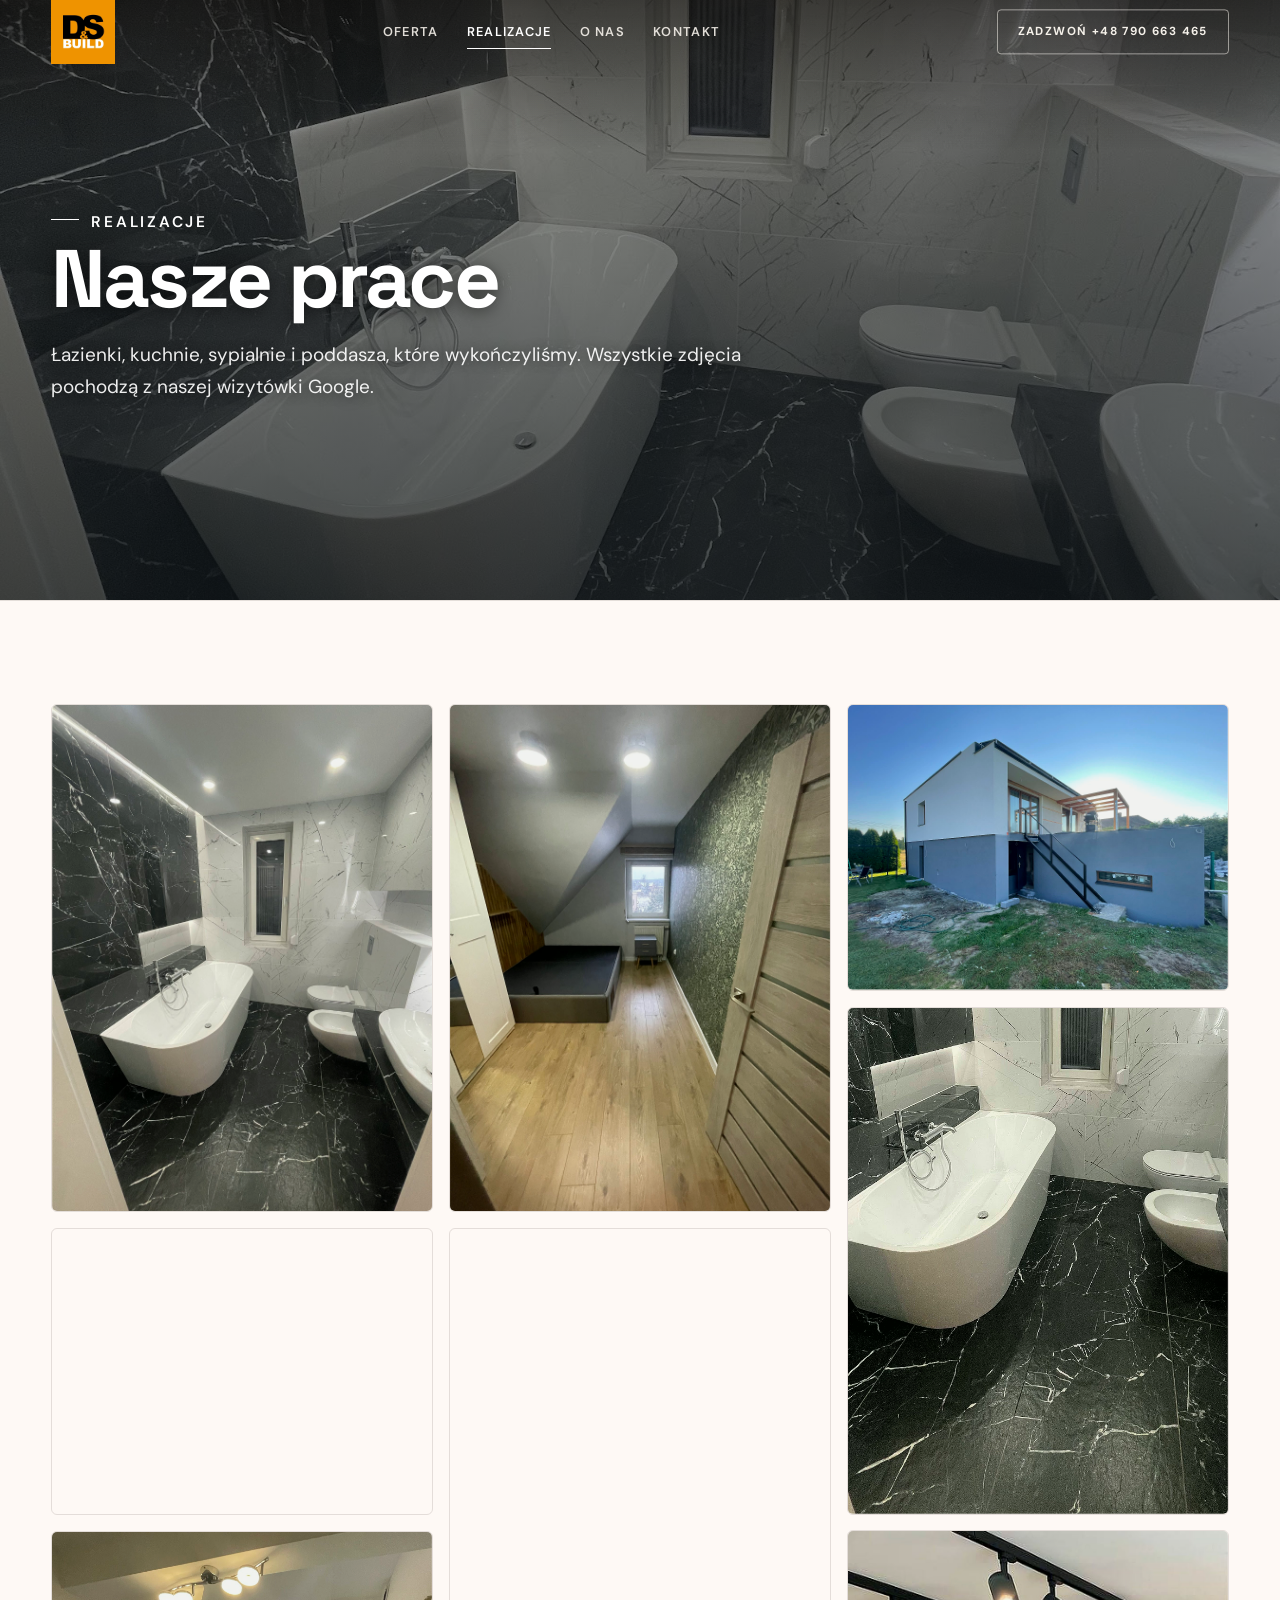
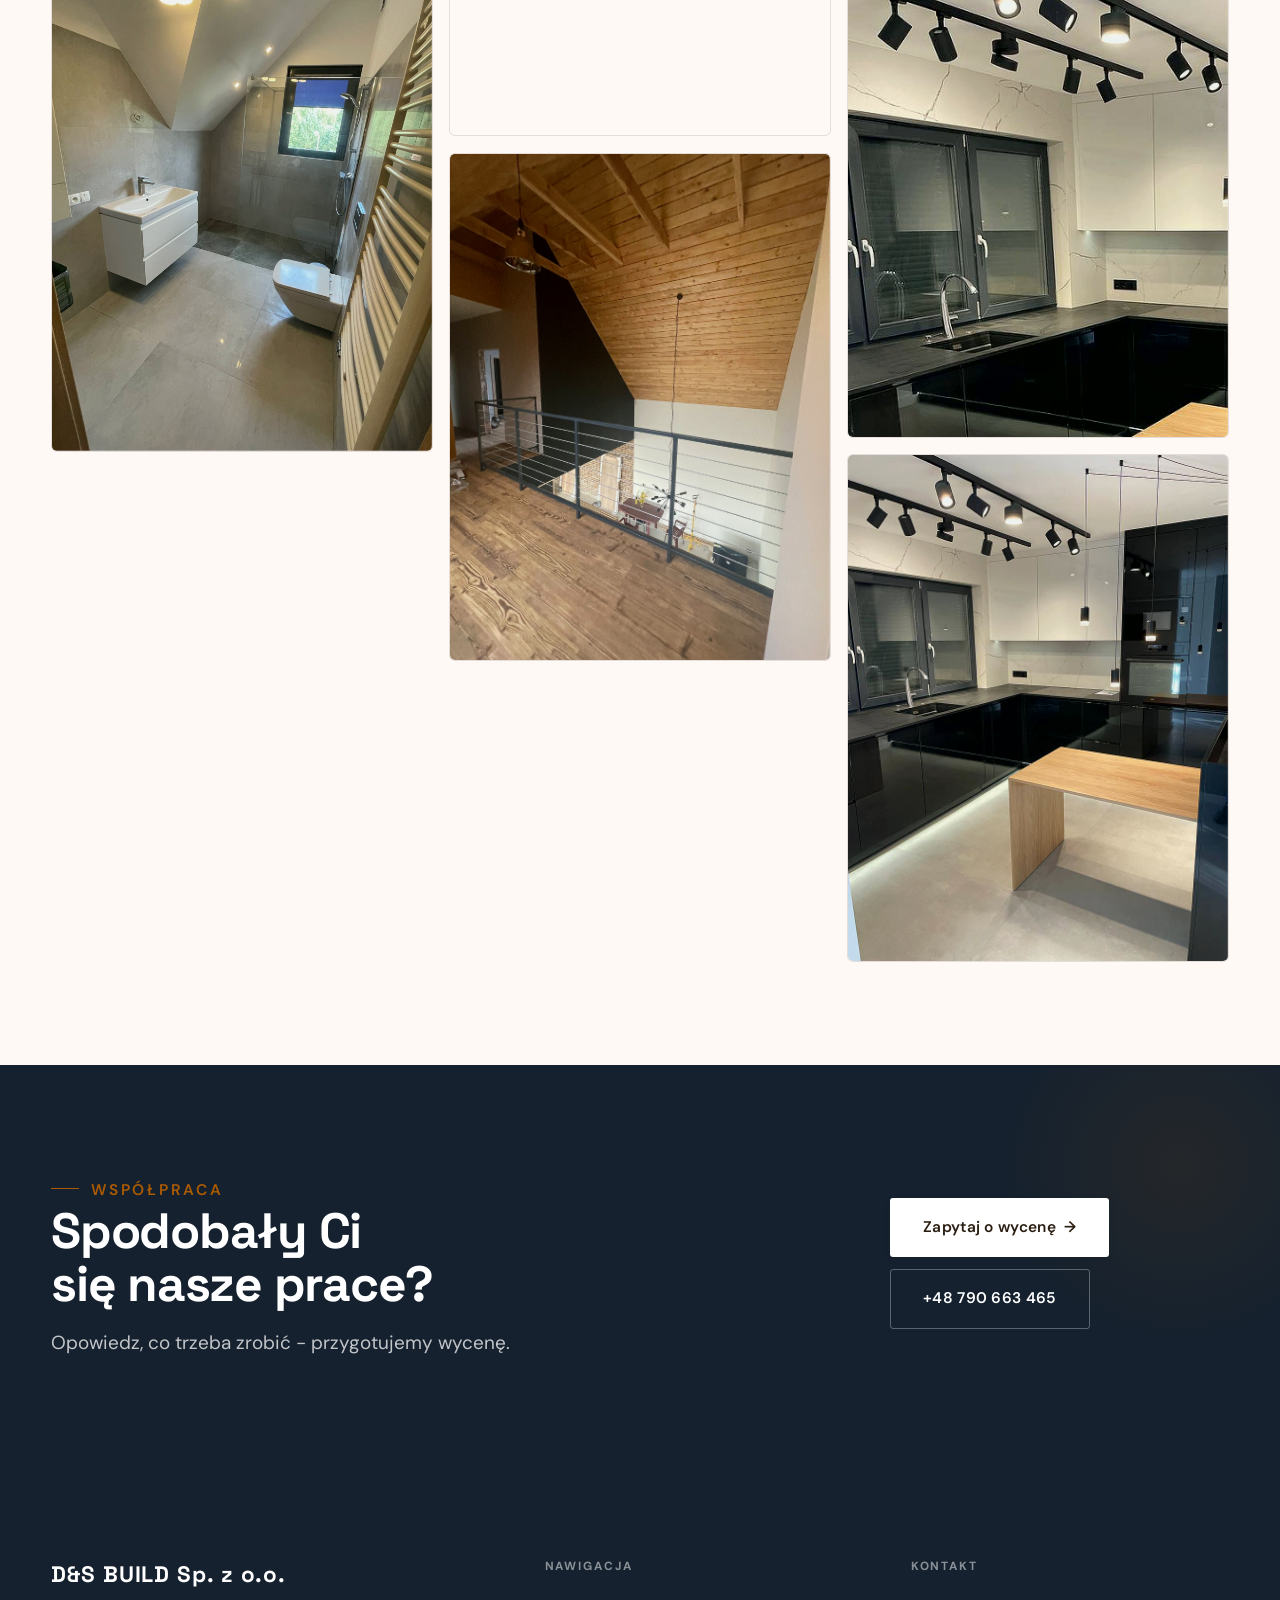
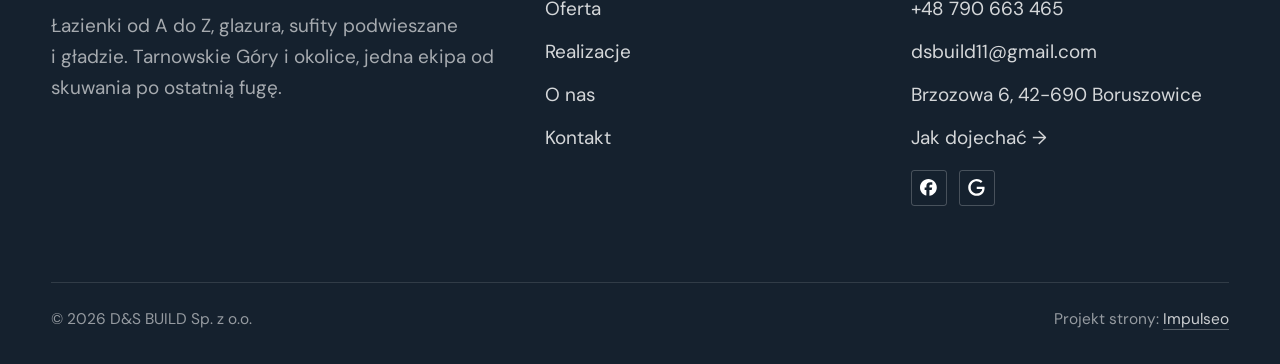
<file: realizacje.html>
<!DOCTYPE html>
<html lang="pl">
<head>
<meta charset="UTF-8">
<meta name="viewport" content="width=device-width, initial-scale=1.0">
<title>Realizacje - D&amp;S BUILD</title>
<meta name="description" content="Realizacje D&amp;S BUILD: ">
<link rel="canonical" href="https://kris20032.github.io/d-s-build-sp-z-o-o/realizacje.html">
<meta name="robots" content="noindex, nofollow">
<meta property="og:type" content="website">
<meta property="og:locale" content="pl_PL">
<meta property="og:site_name" content="D&amp;S BUILD">
<meta property="og:title" content="Realizacje - D&amp;S BUILD">
<meta property="og:description" content="Realizacje D&amp;S BUILD: ">
<meta property="og:url" content="https://kris20032.github.io/d-s-build-sp-z-o-o/realizacje.html">
<meta property="og:image" content="https://kris20032.github.io/d-s-build-sp-z-o-o/img/og.jpg">
<meta property="og:image:width" content="1200">
<meta property="og:image:height" content="630">
<meta name="twitter:card" content="summary_large_image">
<link rel="preconnect" href="https://fonts.googleapis.com">
<link rel="preconnect" href="https://fonts.gstatic.com" crossorigin>
<link href="https://fonts.googleapis.com/css2?family=Space+Grotesk:wght@500;600;700&family=DM+Sans:opsz,wght@9..40,400;9..40,500;9..40,600&display=swap" rel="stylesheet">
<link rel="stylesheet" href="assets/styles.css?v=90158e0b">
</head>
<body>

<header class="nav">
  <div class="wrap nav-inner">
    <a class="brand brand-has-logo" href="index.html"><img class="brand-logo" src="img/logo.jpg" alt="D&amp;S BUILD" width="720" height="720" decoding="async"></a>
    <nav class="nav-links">
      <a href="oferta.html">Oferta</a>
      <a href="realizacje.html" class="active" aria-current="page">Realizacje</a>
      <a href="o-nas.html">O nas</a>
      <a href="kontakt.html">Kontakt</a>
      <a href="tel:+48790663465" class="btn btn-accent">Zadzwoń +48 790 663 465</a>
    </nav>
    <button class="nav-toggle" aria-label="Menu"><span></span><span></span><span></span></button>
  </div>
</header>

<main>
<section class="pagehead">
  <img src="img/ph1.jpg" alt="D&amp;S BUILD - Nasze prace">
  <div class="wrap">
    <span class="eyebrow">Realizacje</span>
    <h1>Nasze prace</h1>
    <p>Łazienki, kuchnie, sypialnie i poddasza, które wykończyliśmy. Wszystkie zdjęcia pochodzą z naszej wizytówki Google.</p>
  </div>
</section>
<section>
  <div class="wrap">
    <div class="gallery-masonry">
      <figure class="m-tile reveal"><img src="img/g1.jpg" alt="D&amp;S BUILD" loading="lazy" width="1600" height="2133" decoding="async"></figure>
      <figure class="m-tile reveal"><img src="img/g2.jpg" alt="D&amp;S BUILD" loading="lazy" width="1024" height="768" decoding="async"></figure>
      <figure class="m-tile reveal"><img src="img/g3.jpg" alt="D&amp;S BUILD" loading="lazy" width="1492" height="2038" decoding="async"></figure>
      <figure class="m-tile reveal"><img src="img/g4.jpg" alt="D&amp;S BUILD" loading="lazy" width="1600" height="2133" decoding="async"></figure>
      <figure class="m-tile reveal"><img src="img/g5.jpg" alt="D&amp;S BUILD" loading="lazy" width="768" height="1024" decoding="async"></figure>
      <figure class="m-tile reveal"><img src="img/g6.jpg" alt="D&amp;S BUILD" loading="lazy" width="1600" height="2133" decoding="async"></figure>
      <figure class="m-tile reveal"><img src="img/g7.jpg" alt="D&amp;S BUILD" loading="lazy" width="1600" height="1200" decoding="async"></figure>
      <figure class="m-tile reveal"><img src="img/g8.jpg" alt="D&amp;S BUILD" loading="lazy" width="1400" height="1864" decoding="async"></figure>
      <figure class="m-tile reveal"><img src="img/g9.jpg" alt="D&amp;S BUILD" loading="lazy" width="856" height="1140" decoding="async"></figure>
      <figure class="m-tile reveal"><img src="img/about.jpg" alt="D&amp;S BUILD" loading="lazy" width="768" height="1024" decoding="async"></figure>
    </div>
  </div>
</section>
<section class="cta">
  <div class="wrap">
    <div class="reveal">
      <span class="eyebrow">Współpraca</span>
      <h2>Spodobały Ci się nasze prace?</h2>
      <p>Opowiedz, co trzeba zrobić - przygotujemy wycenę.</p>
    </div>
    <div class="cta-actions reveal">
      <a href="kontakt.html" class="btn btn-light">Zapytaj o wycenę <span class="arr">→</span></a>
      <a href="tel:+48790663465" class="btn btn-ghost btn-ghost-cta">+48 790 663 465</a>
    </div>
  </div>
</section>
</main>

<footer>
  <div class="wrap">
    <div class="foot-grid">
      <div class="foot-brand">
        <div class="name">D&S BUILD Sp. z o.o.</div>
        <p>Łazienki od A do Z, glazura, sufity podwieszane i gładzie. Tarnowskie Góry i okolice, jedna ekipa od skuwania po ostatnią fugę.</p>
      </div>
      <div class="foot-col">
        <h4>Nawigacja</h4>
        <a href="oferta.html">Oferta</a>
        <a href="realizacje.html">Realizacje</a>
        <a href="o-nas.html">O nas</a>
        <a href="kontakt.html">Kontakt</a>
      </div>
      <div class="foot-col">
        <h4>Kontakt</h4>
        <a href="tel:+48790663465">+48 790 663 465</a>
        <a href="mailto:dsbuild11@gmail.com">dsbuild11@gmail.com</a>
        <p>Brzozowa 6, 42-690 Boruszowice</p>
        <a href="https://maps.google.com/?cid=13545416507820989962&g_mp=Cidnb29nbGUubWFwcy5wbGFjZXMudjEuUGxhY2VzLlNlYXJjaFRleHQQAhgEIAA" target="_blank" rel="noopener">Jak dojechać →</a>
      <div class="foot-soc">
        <a class="soc" href="https://www.facebook.com/firmads" target="_blank" rel="noopener" aria-label="Facebook - D&amp;S BUILD"><svg viewBox="0 0 24 24" aria-hidden="true" focusable="false"><path d="M9.101 23.691v-7.98H6.627v-3.667h2.474v-1.58c0-4.085 1.848-5.978 5.858-5.978.401 0 .955.042 1.468.103a8.68 8.68 0 0 1 1.141.195v3.325a8.623 8.623 0 0 0-.653-.036 26.805 26.805 0 0 0-.733-.009c-.707 0-1.259.096-1.675.309a1.686 1.686 0 0 0-.679.622c-.258.42-.374.995-.374 1.752v1.297h3.919l-.386 2.103-.287 1.564h-3.246v8.245C19.396 23.238 24 18.179 24 12.044c0-6.627-5.373-12-12-12s-12 5.373-12 12c0 5.628 3.874 10.35 9.101 11.647Z" fill="currentColor"/></svg></a>
        <a class="soc" href="https://maps.google.com/?cid=13545416507820989962&g_mp=Cidnb29nbGUubWFwcy5wbGFjZXMudjEuUGxhY2VzLlNlYXJjaFRleHQQAhgEIAA" target="_blank" rel="noopener" aria-label="Google - D&amp;S BUILD"><svg viewBox="0 0 24 24" aria-hidden="true" focusable="false"><path d="M12.48 10.92v3.28h7.84c-.24 1.84-.853 3.187-1.787 4.133-1.147 1.147-2.933 2.4-6.053 2.4-4.827 0-8.6-3.893-8.6-8.72s3.773-8.72 8.6-8.72c2.6 0 4.507 1.027 5.907 2.347l2.307-2.307C18.747 1.44 16.133 0 12.48 0 5.867 0 .307 5.387.307 12s5.56 12 12.173 12c3.573 0 6.267-1.173 8.373-3.36 2.16-2.16 2.84-5.213 2.84-7.667 0-.76-.053-1.467-.173-2.053H12.48z" fill="currentColor"/></svg></a>
      </div>
      </div>
    </div>
    <div class="foot-bot">
      <span>© 2026 D&S BUILD Sp. z o.o.</span>
      <span>Projekt strony: <a class="foot-credit" href="https://impulseo.pl" target="_blank" rel="noopener">Impulseo</a></span>
    </div>
  </div>
</footer>
<div class="sticky-call"><a class="sc-call" href="tel:+48790663465"><svg class="ico-tel" width="16" height="16" viewBox="0 0 24 24" fill="none" aria-hidden="true"><path d="M6.6 10.8a15.5 15.5 0 0 0 6.6 6.6l2.2-2.2a1 1 0 0 1 1-.24 11.4 11.4 0 0 0 3.6.58 1 1 0 0 1 1 1V20a1 1 0 0 1-1 1A17 17 0 0 1 3 4a1 1 0 0 1 1-1h3.5a1 1 0 0 1 1 1c0 1.25.2 2.46.58 3.6a1 1 0 0 1-.25 1l-2.23 2.2Z" fill="currentColor"/></svg> Zadzwoń</a><a class="sc-quote" href="kontakt.html">Zapytaj o wycenę</a></div>
<div class="demo-wazne" data-do="2026-10-26" data-cykl="3" hidden><svg class="dw-ico" width="13" height="13" viewBox="0 0 24 24" fill="none" aria-hidden="true"><circle cx="12" cy="12" r="8.6" stroke="currentColor" stroke-width="1.8"/><path d="M12 7.2V12l3.3 2" stroke="currentColor" stroke-width="1.8" stroke-linecap="round"/></svg><span class="dw-txt"></span></div>

<script src="assets/main.js"></script>
</body>
</html>
</file>
<file: assets/styles.css>
/* ============================================================
   STOLBASZ — premium, architektoniczny B2B fit-out
   Jasna paleta, zero brązu. System wg premium-web-craft.
   Projekt strony: Impulseo (impulseo.pl)
   ============================================================ */

:root{
  /* PALETA — jasna, architektoniczna, chłodna */
  --paper:#F4F6F8;          /* główne tło */
  --paper-2:#E7EBEF;        /* sekcje alternatywne (chłodny jasny szary) */
  --paper-3:#E7EBEF;        /* delikatne wypełnienia */
  --ink:#15212E;            /* tekst główny — chłodny grafit */
  --ink-soft:#243443;       /* nagłówki drugorzędne */
  --muted:#6B7785;          /* tekst poboczny */
  --line:rgba(21,33,46,.12);/* hairline */
  --accent:#E8A317;         /* stonowany petrol-slate — jedyny akcent */
  --accent-d:#C9870C;
  --accent-soft:rgba(232,163,23,.10);
  --dark:#15212E;           /* sekcje ciemne (stopka/CTA) */

  /* HOVER ZDJĘĆ — JEDEN standard dla całego silnika (decyzja K. 04.08.2026, artefakt z wariantami).
     AKTUALNE (K.+Szymon 09.08.2026, wybór z artefaktu 6 wariantów): zoom 1.05 przy 1.4s -
     przy tak długim czasie mocniejszy kadr NIE skacze, tylko „oddycha". Poprzedni standard
     (1.02 / .55s z 04.08) odbierany jako dynamiczny i szybki.
     Spoczynek lekko przygaszony, ale TYLKO tam, gdzie jest mysz (@media hover:hover) —
     na telefonie zdjęcia zostają w pełnej jasności. */
  --img-zoom:1.05;                   /* K.+Szymon 09.08: wariant F z artefaktu porównawczego */
  --img-rest:brightness(.95) saturate(.99);
  --img-hot:brightness(1.06) saturate(1.05);
  --img-dur:1.4s;                    /* K.+Szymon 09.08 (wariant F): powoli = elegancko */
  --img-ease:cubic-bezier(.16,.84,.44,1);  /* miękki ogon, efekt „oddychania" */

  /* ODSTĘPY — skala 4/8 */
  --space-1:4px; --space-2:8px; --space-3:12px; --space-4:16px; --space-5:24px;
  --space-6:32px; --space-7:48px; --space-8:64px; --space-9:96px; --space-10:128px;

  /* TYPOGRAFIA — fluid clamp() (skala podbita 16.07.2026: większe, czytelniejsze litery — uwaga Adama) */
  --text-sm:clamp(.9rem,.87rem + .12vw,1rem);
  --text-base:clamp(1.08rem,1.04rem + .18vw,1.2rem);
  --text-lg:clamp(1.24rem,1.15rem + .34vw,1.44rem);
  --text-h3:clamp(1.34rem,1.22rem + .55vw,1.66rem);
  --text-h2:clamp(2.1rem,1.66rem + 2.1vw,3.1rem);
  --text-h1:clamp(2.9rem,2.1rem + 4vw,5.1rem);

  /* PROMIENIE — architektoniczne, raczej ostre */
  --r-sm:3px; --r-md:6px; --r-lg:10px;

  /* RUCH */
  --ease:cubic-bezier(.25,.46,.45,.94); --dur:.24s;

  /* CIENIE — miękkie, warstwowe */
  --sh-sm:0 1px 2px rgba(16,24,32,.04), 0 2px 8px rgba(16,24,32,.05);
  --sh-md:0 2px 6px rgba(16,24,32,.05), 0 12px 28px -8px rgba(16,24,32,.12);
  --sh-lg:0 6px 14px rgba(16,24,32,.07), 0 26px 56px -18px rgba(16,24,32,.22);

  --hairline:1px solid var(--line);

  --font-display:'Space Grotesk','Inter',sans-serif;
  --font-body:'DM Sans','Inter',sans-serif;
}

*{box-sizing:border-box;margin:0;padding:0}
html{scroll-behavior:smooth}
body{
  font-family:var(--font-body);
  font-size:var(--text-base);
  line-height:1.65;
  color:var(--ink);
  background:var(--paper);
  -webkit-font-smoothing:antialiased;
  text-rendering:optimizeLegibility;
}
img{max-width:100%;height:auto;display:block}  /* height:auto = width/height z atrybutów trzyma proporcje (TOP#12) */
a{color:inherit;text-decoration:none}

.wrap{width:min(92%,1180px);margin-inline:auto}
section{padding-block:clamp(52px,6.5vw,96px)}

h1,h2,h3{font-family:var(--font-display);font-weight:700;line-height:1.08;letter-spacing:-.02em;color:var(--ink)}
h1{font-size:var(--text-h1);letter-spacing:-.035em}
h2{font-size:var(--text-h2);letter-spacing:-.025em}
h3{font-size:var(--text-h3)}
/* MIARA — długość wiersza. WCAG 2.2 SC 1.4.8: max 80 znaków; Butterick: 45–90.
   68ch daje realnie 72–78 znaków polskiego tekstu, czyli z zapasem pod granicą.
   Wcześniej limit miał TYLKO <p> — <li>, <blockquote> i <dd> nie miały żadnego,
   i to jedyny powód, dla którego 23 bloki na dwóch oddanych stronach jadą po
   83–106 znaków w wierszu (pomiar 07.08.2026, bramka `miara`).
   ⚠️ Listy i definicje ograniczamy TYLKO bez klasy: `ul`/`ol` z klasą to u nas
   układ (siatki kafli, menu), a nie tekst ciągły — tam miarę wyznacza układ. */
/* 60ch, nie 68ch (K. 10.08): po zmianie fontów na węższe kroje (DM Sans i spółka)
   w 68ch mieściło się ~90 znaków - bramka pikselowa słusznie zgłaszała przekroczenie
   granicy 80. Pomiar na żywej przeglądarce: 60ch = 90 znaków, 53ch = ~78 znaków, czyli normę WCAG 1.4.8. */
:root{ --miara:53ch }
p{max-width:min(100%,var(--miara))}
blockquote,
ul:not([class])>li, ol:not([class])>li,
dl:not([class])>dd{max-width:min(100%,var(--miara))}

/* ⚠️ Świadomie BEZ wyjątku `.tile p,.card p,.svc p{max-width:none}`, choć nasuwa się sam:
   te akapity BYŁY już ograniczone (stare `p{max-width:65ch}`), więc „wyjątek" nie odblokowałby
   niczego nowego — tylko ROZLUŹNIŁ stan sprzed zmiany na wszystkich demach naraz.
   `figcaption` żadna z reguł wyżej nie dotyczy, więc też nie potrzebuje zwolnienia. */

/* ŁAMANIE. `balance` wyrównuje długości wierszy w nagłówku, `pretty` pilnuje ostatniego
   wiersza akapitu, żeby nie został w nim jeden wyraz. Obsługiwane od Chrome 117 /
   Safari 17.5; starsze przeglądarki po prostu ignorują tę własność.
   `text-wrap:pretty` nie występowało dotąd ANI RAZ w silniku ani w repo klientów. */
h1,h2,h3,.lead,.lede{text-wrap:balance}
p,li,blockquote,dd{text-wrap:pretty}

.eyebrow{
  font-family:var(--font-body);
  font-size:var(--text-sm);
  font-weight:600;
  letter-spacing:.18em;
  text-transform:uppercase;
  color:var(--accent);
  display:inline-flex;align-items:center;gap:var(--space-3);
}
/* flex:none + margin-top = kreska trzyma się PIERWSZEJ linii. Wcześniej align-items:center
   centrowało ją względem całego bloku i przy zawinięciu (długi kicker typu
   „…WNĘTRZ · LESZNO · OD 2019") druga linia lądowała z brzydkim wcięciem. */
.eyebrow{align-items:flex-start}
.eyebrow>*,.eyebrow{text-wrap:balance}   /* dlugi kicker lamal sie na sierote typu samo „2019" w drugiej linii */
.eyebrow::before{content:"";width:28px;height:1px;background:var(--accent);display:inline-block;flex:none;margin-top:.62em}

.muted{color:var(--muted)}
.lead{font-size:var(--text-lg);line-height:1.55;color:var(--ink-soft);max-width:50ch}

/* ---------- BUTTONS ---------- */
.btn{
  display:inline-flex;align-items:center;gap:var(--space-2);
  font-weight:600;font-size:var(--text-sm);letter-spacing:.02em;
  padding:var(--space-4) var(--space-6);
  border-radius:var(--r-sm);
  transition:transform var(--dur) var(--ease),box-shadow var(--dur) var(--ease),background var(--dur) var(--ease);
  cursor:pointer;border:1px solid transparent;
}
.btn-accent{background:var(--accent);color:#fff;box-shadow:var(--sh-sm)}
.btn-accent:hover{background:var(--accent-d);transform:translateY(-2px);box-shadow:var(--sh-md)}
.btn-accent:active{transform:translateY(0);box-shadow:var(--sh-sm)}
.btn-ghost{background:transparent;color:var(--ink);border-color:var(--line)}
.btn-ghost:hover{border-color:var(--accent);color:var(--accent);transform:translateY(-2px)}
.btn-light{background:#fff;color:var(--ink);box-shadow:var(--sh-sm)}
.btn-light:hover{transform:translateY(-2px);box-shadow:var(--sh-md)}
.btn .arr{transition:transform var(--dur) var(--ease)}
.btn:hover .arr{transform:translateX(4px)}

/* ---------- NAV ---------- */
.nav{
  position:sticky;top:0;z-index:50;
  background:color-mix(in srgb,var(--paper) 88%,transparent);
  backdrop-filter:saturate(140%) blur(10px);
  border-bottom:var(--hairline);
}
.nav-inner{display:flex;align-items:center;justify-content:space-between;gap:var(--space-5);height:72px}
/* ANTY-NACHODZENIE (K. 05.08.2026): długa nazwa firmy + przycisk z pełnym numerem nie mieściły się w pasku
   i flex ściskał linki PONIŻEJ ich treści - "Kontakt" wchodził na ramkę "Zadzwoń +48 ...". Teraz ustępuje
   nazwa marki (skrót wielokropkiem), a menu i przycisk nigdy się nie kurczą ani nie zachodzą na siebie. */
.brand{display:flex;flex-direction:column;line-height:1;min-width:0;flex:0 1 auto}
.brand .name{font-family:var(--font-display);font-weight:800;font-size:1.35rem;letter-spacing:.04em;white-space:nowrap;overflow:hidden;text-overflow:ellipsis}
.brand .sub{font-size:.62rem;letter-spacing:.34em;text-transform:uppercase;color:var(--muted);margin-top:5px;white-space:nowrap;overflow:hidden;text-overflow:ellipsis}
.nav-links{display:flex;align-items:center;gap:var(--space-6);flex:0 0 auto}
.nav-links a{font-size:var(--text-sm);font-weight:500;color:var(--ink-soft);position:relative;padding-block:4px;white-space:nowrap;transition:color var(--dur) var(--ease)}
.nav-links a::after{content:"";position:absolute;left:0;bottom:0;width:0;height:1.5px;background:var(--accent);transition:width var(--dur) var(--ease)}
.nav-links a:hover,.nav-links a.active{color:var(--ink)}
.nav-links a:hover::after,.nav-links a.active::after{width:100%}
.nav-links .btn{padding:var(--space-2) var(--space-5)}
/* przyciski w nav: właściwy kolor (przebij .nav-links a) + bez podkreślenia */
.nav-links a.btn-accent{color:#fff}
.nav-links a.btn-ghost,.nav-links a.btn-light{color:var(--ink)}
/* CTA w pasku: NIE podkreślenie spod linków menu, ale ten sam przelatujący błysk,
   co na wszystkich innych przyciskach (zgłoszenie K. 13.08.2026 - „na hero jest efekt
   światła przechodzącego przez przycisk, na navbarze go nie ma, a mają być identyczne").
   Reguła `.nav-links a::after` jest silniejsza od `.btn::after`, więc trzeba jej
   geometrię wyzerować i wpisać połysk z nazwy - samo `display:none` gasiło efekt. */
.nav-links a.btn::after{
  display:block;content:"";position:absolute;inset:0;z-index:-1;pointer-events:none;
  width:auto;height:auto;border-radius:inherit;   /* kasuje geometrię podkreślenia (width:0;height:1.5px) */
  background:linear-gradient(100deg,transparent 32%,rgba(255,255,255,.20) 50%,transparent 68%);
  translate:-120% 0}
@media (prefers-reduced-motion:no-preference){
  .nav-links a.btn:hover::after{translate:120% 0;transition:translate .75s var(--mt-ease,cubic-bezier(.16,.84,.44,1))}
}
.nav-toggle{display:none;background:none;border:none;cursor:pointer;flex-direction:column;gap:5px;padding:8px}
.nav-toggle span{width:24px;height:2px;background:var(--ink);transition:var(--dur)}
/* Ciasny zakres MIĘDZY menu mobilnym a pełnym pulpitem: zbijamy odstępy i nazwę marki,
   żeby wszystko zmieściło się naturalnie, zanim w ogóle dojdzie do skracania wielokropkiem. */
@media(max-width:1280px) and (min-width:921px){
  .nav-links{gap:var(--space-4)}
  .nav-links .btn{padding:var(--space-2) var(--space-4)}
  .brand .name{font-size:1.15rem}
}

/* ---------- HERO (split) ---------- */
.hero{position:relative;overflow:hidden;border-bottom:var(--hairline)}
.hero-grid{display:grid;grid-template-columns:1.05fr .95fr;gap:clamp(24px,4vw,60px);align-items:center;
  padding-block:clamp(36px,4.5vw,64px)}
.hero-copy .eyebrow{margin-bottom:var(--space-5)}
.hero-copy h1{margin-bottom:var(--space-5)}
.hero-copy .lead{margin-bottom:var(--space-7)}
.hero-actions{display:flex;flex-wrap:wrap;gap:var(--space-4)}
.hero-art{position:relative;aspect-ratio:4/3;border-radius:var(--r-lg);overflow:hidden;box-shadow:var(--sh-lg)}
.hero-art img{width:100%;height:100%;object-fit:cover}
.hero-art::after{content:"";position:absolute;inset:0;background:linear-gradient(180deg,transparent 55%,rgba(18,24,28,.28))}
.hero-badge{position:absolute;left:var(--space-5);bottom:var(--space-5);z-index:2;
  background:rgba(252,252,251,.94);backdrop-filter:blur(4px);
  border-radius:var(--r-md);padding:var(--space-4) var(--space-5);box-shadow:var(--sh-md);max-width:78%}
.hero-badge strong{display:block;font-family:var(--font-display);font-size:1rem;letter-spacing:-.01em}
.hero-badge span{font-size:var(--text-sm);color:var(--muted)}

/* ---------- HERO duży / kinowy (strona główna) ---------- */
.hero-cine{position:relative;min-height:clamp(560px,82vh,840px);min-height:clamp(560px,82svh,840px);display:flex;align-items:center;overflow:hidden;border-bottom:var(--hairline)}
.hero-cine>img{position:absolute;inset:0;width:100%;height:100%;object-fit:cover;z-index:0}
.hero-cine::after{content:"";position:absolute;inset:0;z-index:1;
  background:linear-gradient(95deg,rgba(13,18,23,.86) 0%,rgba(13,18,23,.64) 32%,rgba(13,18,23,.24) 62%,rgba(13,18,23,.04) 100%)}
.hero-cine .wrap{position:relative;z-index:2;padding-block:var(--space-8)}
.hero-cine .hero-copy{max-width:660px}
.hero-cine .eyebrow{color:#fff;margin-bottom:var(--space-5)}
.hero-cine .eyebrow::before{background:#fff}
.hero-cine h1{color:#fff;margin-bottom:var(--space-5);font-size:clamp(2.9rem,2rem + 4.4vw,5.2rem);text-wrap:balance}
.hero-cine .lead{color:rgba(255,255,255,.92);max-width:48ch;margin-bottom:var(--space-7)}
.hero-cine .hero-actions{display:flex;flex-wrap:wrap;gap:var(--space-4)}
/* NISKIE OKNO (laptop z dokiem i paskami przeglądarki ma ~700-780 px wysokości widoku):
   H1 do 5.2rem + długi lead nie mieściły się i przyciski wypadały POD krawędź ekranu -
   klient widział stronę bez ani jednego CTA. Skalujemy w dół, zamiast przycinać treść. */
@media(min-width:821px) and (max-height:820px){
  .hero-cine{min-height:clamp(520px,94svh,780px)}
  .hero-cine .wrap{padding-block:var(--space-6)}
  .hero-cine h1{font-size:clamp(2.2rem,1.5rem + 2.6vw,3.6rem);margin-bottom:var(--space-4)}
  .hero-cine .eyebrow{margin-bottom:var(--space-4)}
  .hero-cine .lead{margin-bottom:var(--space-5);max-width:44ch}
}
@media(max-width:680px){
  .hero-cine{min-height:clamp(520px,76vh,640px);min-height:clamp(520px,76svh,640px);align-items:flex-end}
  .hero-cine::after{background:linear-gradient(0deg,rgba(13,18,23,.9) 6%,rgba(13,18,23,.45) 55%,rgba(13,18,23,.25) 100%)}
  .hero-cine .wrap{padding-bottom:var(--space-9)}
  /* TELEFON (~90% oglądających): lead potrafił zająć 8 linii i zepchnąć CTA poza pierwszy ekran.
     Zwężamy interlinię i skalę - treści nie ucinamy, bo to ona sprzedaje. */
  .hero-cine .lead{font-size:.98rem;line-height:1.5;margin-bottom:var(--space-5)}
  .hero-cine .eyebrow{font-size:.72rem;letter-spacing:.13em;margin-bottom:var(--space-4)}
  .hero-cine .eyebrow::before{width:20px}
  .hero-cine h1{margin-bottom:var(--space-4)}
}

/* full-bleed hero variant (podstrony) */
.pagehead{position:relative;min-height:46vh;min-height:46svh;display:flex;align-items:flex-end;overflow:hidden;border-bottom:var(--hairline)}
.pagehead img{position:absolute;inset:0;width:100%;height:100%;object-fit:cover}
/* 10.08.2026 (decyzja K.): mocniejsze przyciemnienie + cień pod tekstem. Bramka mierzyła na
   nagłówkach podstron 3,38-3,43:1 przy wymaganych 4,5 — jasne zdjęcie (hala, śnieg, niebo)
   podchodziło pod biały tekst. Zdjęcia klientów są różne, więc kontrast musi dawać WARSTWA,
   a nie szczęśliwy dobór kadru. */
.pagehead::after{content:"";position:absolute;inset:0;background:linear-gradient(180deg,rgba(18,24,28,.40),rgba(18,24,28,.76))}
.pagehead .wrap{position:relative;z-index:2;padding-block:var(--space-9);color:#fff}
.pagehead h1{color:#fff;max-width:18ch;text-shadow:0 2px 16px rgba(0,0,0,.55)}
.pagehead .eyebrow{color:#fff}
.pagehead .eyebrow::before{background:#fff}
.pagehead p{color:rgba(255,255,255,.92);margin-top:var(--space-4);max-width:54ch;text-shadow:0 1px 12px rgba(0,0,0,.5)}

/* ---------- STRIP (pasek skrótów / liczby) ---------- */
.strip{background:var(--dark);color:#fff}
/* PASEK HASEŁ — standard 04.08.2026 (decyzja K.): 5 haseł w JEDNYM rzędzie, tekst WYŚRODKOWANY,
   węższe marginesy boczne niż reszta strony (pasek ma iść szerzej), równe wysokości kolumn. */
.strip .wrap{width:min(96%,1440px);display:grid;grid-template-columns:repeat(5,1fr);
  gap:var(--space-5);padding-block:var(--space-7);align-items:stretch}
.strip .item .k{font-family:var(--font-display);font-size:clamp(1.05rem,.82rem + .85vw,1.55rem);
  font-weight:800;letter-spacing:-.02em;color:#fff;line-height:1.18;text-wrap:balance}
.strip .item .v{font-size:var(--text-sm);color:rgba(255,255,255,.66);margin-top:var(--space-2);line-height:1.4}
.strip .item{border-left:2px solid var(--accent);padding-inline:var(--space-4);
  text-align:center;display:flex;flex-direction:column;justify-content:center}
/* liczba kolumn = liczba haseł, żeby ostatnie nie zostawało samo w drugim rzędzie.
   Klasę n-N nadaje multipage.py; domyślnie (bez klasy) pasek jest 5-kolumnowy. */
.strip.n-2 .wrap{grid-template-columns:repeat(2,1fr)}
.strip.n-3 .wrap{grid-template-columns:repeat(3,1fr)}
.strip.n-4 .wrap{grid-template-columns:repeat(4,1fr);gap:var(--space-6)}
.strip.n-4 .item .k{font-size:clamp(1.3rem,1rem + 1.1vw,2rem)}
.strip.n-6 .wrap{grid-template-columns:repeat(6,1fr);gap:var(--space-4)}
.strip.n-6 .item .k{font-size:clamp(.98rem,.8rem + .7vw,1.35rem)}
/* równe łamanie: zamiast "długa linia + jedno słowo" obie linie zbliżonej długości */
.strip .item .k{text-wrap:balance}

/* ---------- SECTION HEAD ---------- */
.head{max-width:48rem;margin-bottom:var(--space-8)}
.head.center{margin-inline:auto;text-align:center}
.head .eyebrow{margin-bottom:var(--space-4)}
.head h2{margin-bottom:var(--space-4)}
.head p{color:var(--muted);font-size:var(--text-lg);line-height:1.55}
.head.center p{margin-inline:auto}

/* ---------- INTRO SPLIT ---------- */
.split{display:grid;grid-template-columns:.92fr 1.08fr;gap:clamp(28px,5vw,80px);align-items:center}
.split.rev{grid-template-columns:1.08fr .92fr}
.split.rev .split-art{order:-1}
.split-art{position:relative;aspect-ratio:5/4;border-radius:var(--r-lg);overflow:hidden;box-shadow:var(--sh-lg)}
.split-art img{width:100%;height:100%;object-fit:cover}
.split-copy h2{margin-bottom:var(--space-5)}
.split-copy p+p{margin-top:var(--space-4)}
.split-copy .btn{margin-top:var(--space-6)}

/* ---------- SERVICES (zakres) ---------- */
.svc-grid{display:grid;grid-template-columns:repeat(auto-fit,minmax(280px,1fr));gap:var(--space-5)}
.svc{background:#fff;border:var(--hairline);border-radius:var(--r-md);padding:var(--space-7) var(--space-6);
  transition:transform var(--dur) var(--ease),box-shadow var(--dur) var(--ease),border-color var(--dur) var(--ease);
  position:relative;overflow:hidden}
.svc::before{content:"";position:absolute;left:0;top:0;width:3px;height:0;background:var(--accent);transition:height var(--dur) var(--ease)}
.svc:hover{transform:translateY(-4px);box-shadow:var(--sh-md);border-color:transparent}
.svc:hover::before{height:100%}
.svc .ic{font-family:var(--font-display);font-size:.8rem;font-weight:700;letter-spacing:.12em;color:var(--accent);margin-bottom:var(--space-4)}
.svc h3{margin-bottom:var(--space-3);font-size:1.22rem}
.svc p{color:var(--muted);font-size:var(--text-base);line-height:1.6}

/* big detailed service rows */
.svc-row{display:grid;grid-template-columns:.8fr 1.2fr;gap:clamp(20px,4vw,60px);align-items:center;padding-block:var(--space-8)}
.svc-row+.svc-row{border-top:var(--hairline)}
.svc-row.rev{grid-template-columns:1.2fr .8fr}
/* Naprzemienny układ wierszy oferty: co drugi wiersz ma zdjęcie po PRAWEJ.
   Było `order:-1` — martwy kod, bo zdjęcie i tak jest pierwszym dzieckiem w HTML,
   więc wszystkie wiersze wyglądały identycznie (zdjęcie zawsze z lewej), a `rev`
   zmieniało tylko szerokość kolumn. Znalezione 29.07.2026 przy różnicowaniu kierunków
   animacji (pomiar pozycji: art.mid 390/502 przy row.mid 756 — zawsze lewa strona). */
.svc-row.rev .svc-row-art{order:2}
.svc-row-art{aspect-ratio:4/3;border-radius:var(--r-md);overflow:hidden;box-shadow:var(--sh-md)}
.svc-row-art img{width:100%;height:100%;object-fit:cover}
.svc-row h3{font-size:1.5rem;margin-bottom:var(--space-4)}
.svc-row .num{font-family:var(--font-display);font-size:.85rem;font-weight:700;letter-spacing:.14em;color:var(--accent);display:block;margin-bottom:var(--space-3)}
.svc-row ul{list-style:none;margin-top:var(--space-4);display:flex;flex-direction:column;gap:var(--space-2)}
.svc-row li{position:relative;padding-left:var(--space-5);color:var(--muted);font-size:var(--text-base)}
.svc-row li::before{content:"";position:absolute;left:0;top:.62em;width:8px;height:1px;background:var(--accent)}

/* ---------- GALLERY (realizacje) ---------- */
.gallery{display:grid;grid-template-columns:repeat(12,1fr);gap:var(--space-4);grid-auto-rows:200px}
/* GALERIA MASONRY — pionowe zdjęcia (portrety beauty/wellness) bez przycinania: kolumny, height auto */
.gallery-masonry{column-count:3;column-gap:var(--space-4)}
@media(max-width:900px){.gallery-masonry{column-count:2}}
@media(max-width:560px){.gallery-masonry{column-count:1}}
.gallery-masonry .m-tile{break-inside:avoid;margin:0 0 var(--space-4);padding:0;position:relative;overflow:hidden;border-radius:var(--r-md);border:1px solid var(--line)}
.gallery-masonry .m-tile img{width:100%;height:auto;display:block}
.gallery-masonry .m-tile .cap{position:absolute;left:0;right:0;bottom:0;padding:var(--space-4);color:#fff;background:linear-gradient(0deg,rgba(0,0,0,.55),transparent);font-size:var(--text-sm)}
.gallery-masonry .m-tile .cap small{display:block;font-weight:400;opacity:.78;letter-spacing:.04em;text-transform:uppercase;font-size:.66rem;margin-top:3px}
.tile{position:relative;overflow:hidden;border-radius:var(--r-md);box-shadow:var(--sh-sm);
  transition:transform var(--dur) var(--ease),box-shadow var(--dur) var(--ease)}
.tile img{width:100%;height:100%;object-fit:cover;
  transition:transform var(--img-dur) var(--img-ease),filter var(--img-dur) var(--img-ease)}
.tile:hover{box-shadow:var(--sh-md)}
.tile .cap{position:absolute;left:0;right:0;bottom:0;padding:var(--space-5) var(--space-4) var(--space-4);
  /* mocniejszy spad + cien pod tekstem: na JASNYCH zdjeciach klienta (biale fronty, sciany)
     slaby gradient dawal kontrast ~1.5:1 zamiast wymaganych 3.6:1 (bramka wygladu, 10.08.2026) */
  background:linear-gradient(transparent 10%,rgba(18,24,28,.55) 40%,rgba(18,24,28,.88) 68%,rgba(18,24,28,.99));color:#fff;
  text-shadow:0 1px 2px rgba(0,0,0,.85),0 2px 10px rgba(0,0,0,.55);
  font-size:var(--text-sm);font-weight:600;letter-spacing:.01em;
  opacity:0;transform:translateY(8px);transition:var(--dur) var(--ease)}
.tile:hover .cap{opacity:1;transform:translateY(0)}
.tile .cap small{display:block;font-weight:400;opacity:.78;letter-spacing:.04em;text-transform:uppercase;font-size:.66rem;margin-top:3px}
/* bento spans */
.t-wide{grid-column:span 6}
.t-tall{grid-column:span 6;grid-row:span 2}
.t-std{grid-column:span 6}
.t-third{grid-column:span 4}
.t-two3{grid-column:span 8}

/* ---------- TRUST / WIARYGODNOŚĆ ---------- */
.trust{background:var(--paper-2)}
.trust-grid{display:grid;grid-template-columns:repeat(auto-fit,minmax(240px,1fr));gap:var(--space-5);margin-top:var(--space-7)}
.trust-card{background:#fff;border-radius:var(--r-md);padding:var(--space-7) var(--space-6);box-shadow:var(--sh-sm);border-top:3px solid var(--accent)}
.trust-card .big{font-family:var(--font-display);font-size:clamp(1.8rem,1.3rem + 1.6vw,2.6rem);font-weight:800;letter-spacing:-.02em;color:var(--ink);line-height:1}
.trust-card h3{font-size:1.12rem;margin:var(--space-3) 0 var(--space-2)}
.trust-card p{color:var(--muted);font-size:var(--text-base);line-height:1.55}

/* ---------- CTA band ---------- */
.cta{background:var(--dark);color:#fff;position:relative;overflow:hidden}
/* telefon w CTA: na ciemnym tle biały (domyślnie), rodziny z JASNYM tłem CTA
   nadpisują to u siebie - wcześniej kolor siedział w stylu inline i wygrywał z rodziną. */
.cta .btn-ghost-cta{color:#fff;border-color:rgba(255,255,255,.3)}
.cta .wrap{display:grid;grid-template-columns:1.4fr .6fr;gap:var(--space-7);align-items:center;position:relative;z-index:2}
.cta h2{color:#fff;max-width:20ch}
.cta p{color:rgba(255,255,255,.74);margin-top:var(--space-4)}
.cta-actions{display:flex;flex-direction:column;gap:var(--space-3);align-items:flex-start}
.cta::before{content:"";position:absolute;right:-80px;top:-80px;width:360px;height:360px;border-radius:50%;
  background:radial-gradient(circle,var(--accent-soft),transparent 70%)}

/* ---------- CONTACT ---------- */
.contact-grid{display:grid;grid-template-columns:.85fr 1.15fr;gap:clamp(28px,4vw,56px);align-items:start}
.info-list{display:flex;flex-direction:column;gap:var(--space-2)}
.info-row{display:flex;gap:var(--space-4);align-items:flex-start;padding-block:var(--space-4);border-bottom:var(--hairline)}
.info-row .ic{flex:none;width:42px;height:42px;display:grid;place-items:center;border-radius:50%;
  background:var(--accent-soft);color:var(--accent);font-size:1.05rem}
.info-row .lbl{font-size:.72rem;letter-spacing:.14em;text-transform:uppercase;color:var(--muted)}
.info-row .val{font-weight:600;font-size:var(--text-base);margin-top:2px}
.info-row a.val:hover{color:var(--accent)}
.map{border:none;border-radius:var(--r-lg);box-shadow:var(--sh-md);width:100%;height:100%;min-height:380px;filter:grayscale(.2) contrast(1.02)}
.form{background:#fff;border:var(--hairline);border-radius:var(--r-lg);padding:clamp(24px,3vw,40px);box-shadow:var(--sh-sm)}
.form .fld{margin-bottom:var(--space-5)}
.form label{display:block;font-size:var(--text-sm);font-weight:600;margin-bottom:var(--space-2)}
.form input,.form textarea{width:100%;font-family:inherit;font-size:var(--text-base);color:var(--ink);
  padding:var(--space-4);border:var(--hairline);border-radius:var(--r-sm);background:var(--paper);transition:border-color var(--dur)}
.form input:focus,.form textarea:focus{outline:none;border-color:var(--accent);background:#fff}
.form textarea{resize:vertical;min-height:120px}
.form .note{font-size:var(--text-sm);color:var(--muted);margin-top:var(--space-3)}

/* ---------- FOOTER ---------- */
footer{background:var(--dark);color:#fff;padding-block:var(--space-9) var(--space-6)}
.foot-grid{display:grid;grid-template-columns:1.4fr 1fr 1fr;gap:var(--space-7);margin-bottom:var(--space-8)}
.foot-brand .name{font-family:var(--font-display);font-weight:800;font-size:1.4rem;letter-spacing:.04em}
.foot-brand p{color:rgba(255,255,255,.62);margin-top:var(--space-4);font-size:var(--text-base);max-width:38ch}
.foot-col h4{font-size:.74rem;letter-spacing:.16em;text-transform:uppercase;color:rgba(255,255,255,.5);margin-bottom:var(--space-4)}
.foot-col a,.foot-col p{display:block;color:rgba(255,255,255,.82);font-size:var(--text-base);margin-bottom:var(--space-3)}
.foot-col a:hover{color:#fff}
.foot-bot{border-top:1px solid rgba(255,255,255,.12);padding-top:var(--space-5);display:flex;justify-content:space-between;flex-wrap:wrap;gap:var(--space-3);
  font-size:var(--text-sm);color:rgba(255,255,255,.55)}
.foot-bot a:hover{color:#fff}
/* Podpis w stopce = klikalny link do impulseo.pl (31.07.2026). Ma być WIDOCZNIE klikalny,
   ale nie krzyczeć - stąd sam kolor jaśniejszy + delikatne podkreślenie na najeździe. */
.foot-bot a.foot-credit{color:rgba(255,255,255,.78);text-decoration:none;border-bottom:1px solid rgba(255,255,255,.28)}
.foot-bot a.foot-credit:hover{color:#fff;border-bottom-color:#fff}

/* ---------- REVEAL ---------- */
.reveal{opacity:0;transform:translateY(22px);transition:opacity .6s var(--ease),transform .6s var(--ease)}
.reveal.in{opacity:1;transform:none}

/* ---------- RESPONSIVE ---------- */
@media(max-width:920px){
  .hero-grid,.split,.split.rev,.svc-row,.svc-row.rev,.cta .wrap,.contact-grid,.foot-grid{grid-template-columns:1fr}
  .split.rev .split-art,.svc-row.rev .svc-row-art{order:0}
  .hero-art{aspect-ratio:16/10;max-height:420px}
  .strip .wrap,.strip.n-2 .wrap,.strip.n-3 .wrap,.strip.n-4 .wrap,.strip.n-6 .wrap{grid-template-columns:repeat(2,1fr);gap:var(--space-6)}
  .strip .item .k,.strip.n-6 .item .k{font-size:clamp(1.3rem,1.1rem + 1vw,2rem)}
  .gallery{grid-auto-rows:180px}
  .t-wide,.t-tall,.t-std,.t-third,.t-two3{grid-column:span 6}
  .t-tall{grid-row:span 1}
  .cta-actions{flex-direction:row;flex-wrap:wrap}
  .foot-grid{gap:var(--space-6)}
}
@media(max-width:680px){
  .nav-links{position:fixed;inset:72px 0 auto 0;background:var(--paper);flex-direction:column;align-items:stretch;
    gap:0;padding:var(--space-4) 6%;border-bottom:var(--hairline);box-shadow:var(--sh-md);
    transform:translateY(-120%);transition:transform var(--dur) var(--ease)}
  .nav-links.open{transform:translateY(0)}
  .nav-links a{padding-block:var(--space-4);border-bottom:var(--hairline)}
  .nav-links .btn{margin-top:var(--space-3);justify-content:center}
  .nav-toggle{display:flex}
  .strip .wrap,.strip.n-2 .wrap,.strip.n-3 .wrap,.strip.n-4 .wrap,.strip.n-6 .wrap{grid-template-columns:1fr}
  .gallery{grid-template-columns:repeat(6,1fr)}
  .foot-grid{grid-template-columns:1fr}
}
@media(prefers-reduced-motion:reduce){
  /* audyt 09.08 TOP#14: samo skrócenie duration przy animacji INFINITE = stroboskop
     (pętla .01ms miga ekranem); iteration-count:1 gasi pętlę naprawdę. Pseudoelementy
     też - tła hero (gastro/studio) animują ::before/img, blanket na * ich nie łapał. */
  *,*::before,*::after{animation-duration:.01ms!important;animation-iteration-count:1!important;animation-delay:0s!important;transition:none!important}
  .reveal{opacity:1!important;transform:none!important}
  html{scroll-behavior:auto}
}

/* ============================================================
   PREMIUM LAYER — destylat deep-researchu branż (anty-AI, spokój).
   Zmienne STOLBASZ (--accent/--ink/--paper/--line/--dark). Ruch ledwo
   zauważalny, krzywa cubic-bezier(.16,.84,.44,1); prefers-reduced-motion
   pokryte blanketem wyżej. Karty hairline zamiast cieni = #1 sygnał „nie-AI".
   ============================================================ */

/* więcej oddechu między sekcjami (liderzy: 110-130px) */
section{padding-block:clamp(64px,8vw,128px)}

/* 1) Aksamitny reveal — dłuższa, miękka krzywa zamiast „skoku" */
.reveal{transition:opacity .9s cubic-bezier(.16,.84,.44,1),transform .9s cubic-bezier(.16,.84,.44,1);will-change:opacity,transform}
/* stagger TYLKO w galerii (tam pozycja = porządek dzieci) */
.gallery .reveal:nth-child(2){transition-delay:.07s}
.gallery .reveal:nth-child(3){transition-delay:.14s}
.gallery .reveal:nth-child(4){transition-delay:.21s}
.gallery .reveal:nth-child(5){transition-delay:.28s}
.gallery .reveal:nth-child(6){transition-delay:.35s}

/* 2) Hero STATYCZNY na .hero-cine — Ken Burns CAŁKIEM WYŁĄCZONY 26.06 (3. zgłoszenie Szymona).
   GENEZA: animowanie scale na <img> hero z teksturami (cegły/framugi) re-samplinguje obraz
   klatka po klatce → na części ekranów drobne drganie/shimmer = „heroshot się trzęsie".
   translateY usunięto wcześniej, scale-only + will-change/GPU NIE wystarczyły do GWARANCJI gładkości.
   Krzysztof zażądał pewności („make sure, że błąd się nie pojawi") > efekt. Zero animacji = 0% drgania.
   Delikatny zoom zostaje TYLKO w pełnoekranowych hero gastro/studio (hg-bg/hs-bg — tło, inny
   mechanizm, chwalone, nigdy nie zgłaszane). NIE wracać do KB na .hero-cine bez realnego testu
   na sprzęcie klienta — to ryzyko regresji „trzęsienia”. */
/* BEZPIECZNY "wow" na hero = jednorazowy FADE-IN (opacity), nie zoom.
   opacity nie dotyka bitmapy → gładkie na KAŻDYM zdjęciu/ekranie/GPU, zero ryzyka migotania.
   Geometryczny ruch (scale/translate) na .hero-cine jest ZAKAZANY (bramka pilnuje). */
@keyframes heroFade{from{opacity:0}to{opacity:1}}
.hero-cine>img{transform:none;animation:heroFade 1.1s ease-out both}

/* 3) Akcentowy hairline pod nagłówkiem sekcji, który „rysuje się" przy wejściu */
.head h2{position:relative;padding-bottom:18px}
.head h2::after{content:"";position:absolute;left:0;bottom:0;height:1px;width:0;background:var(--accent);transition:width 1s cubic-bezier(.16,.84,.44,1) .15s}
.head.center h2::after{left:50%;transform:translateX(-50%)}
.head.reveal.in h2::after,.head.center.reveal.in h2::after{width:54px}

/* 4) Karty HAIRLINE zamiast cieni/zaokrągleń (najmocniejszy anty-AI detal) */
.svc{background:transparent;border:1px solid var(--line);border-radius:var(--r-sm);box-shadow:none}
.svc:hover{box-shadow:none;border-color:var(--accent);transform:translateY(-3px)}
.trust-card{background:transparent;box-shadow:none;border:1px solid var(--line);border-top:2px solid var(--accent);border-radius:var(--r-sm)}
.tile{box-shadow:none;border-radius:var(--r-sm)}
.tile:hover{box-shadow:none}

/* 5) Sticky-nav kondensuje się po przewinięciu (sygnał dopracowania) */
.nav{transition:box-shadow .4s ease,background .4s ease}
.nav.is-stuck{box-shadow:0 1px 0 var(--line),0 14px 30px -24px rgba(0,0,0,.45)}
.nav-inner{transition:height .35s var(--ease)}
.nav.is-stuck .nav-inner{height:60px}

/* 6) MANIFESTO — pełnoekranowy cytat-bohater (zastępuje generyczne „Dlaczego my") */
.manifesto{background:var(--paper-2);text-align:center}
.manifesto .wrap{max-width:60rem}
.manifesto p{font-family:var(--font-display);font-style:italic;font-size:clamp(1.6rem,1rem + 2.4vw,2.8rem);line-height:1.32;color:var(--ink-soft);margin-inline:auto;max-width:26ch;position:relative;padding-top:var(--space-8)}
.manifesto p::before{content:"";position:absolute;top:0;left:50%;transform:translateX(-50%);width:54px;height:1px;background:var(--accent)}
.manifesto p span{color:var(--accent);font-style:italic}

/* 7) GATEWAYS — 3 duże bramy-zdjęcia (zamiast paska menu usług) */
.gateways{display:grid;grid-template-columns:repeat(3,1fr);gap:var(--space-4)}
.gateway{position:relative;aspect-ratio:3/4;overflow:hidden;border-radius:var(--r-sm);display:block}
.gateway img{width:100%;height:100%;object-fit:cover;
  transition:transform var(--img-dur) var(--img-ease),filter var(--img-dur) var(--img-ease)}
.gateway::after{content:"";position:absolute;inset:0;background:linear-gradient(180deg,transparent 38%,rgba(18,24,28,.74))}
/* ===== HOVER ZDJĘĆ — jedno miejsce dla WSZYSTKICH kafli ze zdjęciem (K. 04.08.2026) ===== */
@media(hover:hover){
  .tile img,.gateway img,.m-tile img{filter:var(--img-rest)}
  .tile:hover img,
  .gateway:hover img,
  .m-tile:hover img{transform:scale(var(--img-zoom));filter:var(--img-hot)}
}
.m-tile img{transition:transform var(--img-dur) var(--img-ease),filter var(--img-dur) var(--img-ease)}
.gateway .g-ttl{position:absolute;left:0;right:0;bottom:0;z-index:2;padding:var(--space-6) var(--space-5);color:#fff;font-family:var(--font-display);font-size:1.45rem;letter-spacing:-.01em;line-height:1.15}
.gateway .g-ttl small{display:block;font-family:var(--font-body);font-size:var(--text-sm);font-weight:400;opacity:.82;letter-spacing:.03em;margin-top:5px}
@media(max-width:760px){.gateways{grid-template-columns:1fr}.gateway{aspect-ratio:16/10}}

/* 8) LOGO klienta w nagłówku (gdy podane --logo) */
/* 52px domyślnie (feedback Bartka 06.07.2026: 40px ginęło, uwaga padła 3x; ~56px sprawdzone na żywym demie anna-borowiec-makeup) */
.brand-logo{height:64px;width:auto;max-width:300px;object-fit:contain;display:block}
.nav.is-stuck .brand-logo{height:52px}
@media(max-width:680px){.brand-logo{height:46px;max-width:210px}}


/* === RWD: nagłówki na wąskich ekranach (dodane 17.07.2026 razem z fixem clamp) ===
   Po przywróceniu działania clamp() dolna granica --text-h1 (2.9rem) rozpychała
   dokument przy długich polskich słowach na telefonach. Tu ją zjeżdżamy. */
@media (max-width:560px){
  :root{
    --text-h1:clamp(1.9rem, 1.15rem + 4.4vw, 2.7rem);
    --text-h2:clamp(1.5rem, 1rem + 3vw, 2.1rem);
  }
  .hero-cine h1{font-size:clamp(1.9rem, 1.15rem + 4.4vw, 2.7rem)}
  h1,h2{overflow-wrap:break-word}
}

/* GODZINY (godziny_grid z briefu) — dzień po lewej, godziny po prawej. Wcześniej BRAK stylu
   powodował sklejenie "Poniedziałek-Piątek8:00-20:00" (dodane 2026-07-21). Neutralne dla dem bez grafiku. */
.godz{display:flex;flex-direction:column;gap:2px;max-width:440px;margin-top:8px}
.godz-row{display:flex;justify-content:space-between;align-items:baseline;gap:24px;padding:10px 0;border-bottom:1px solid var(--line)}
.godz-row:last-child{border-bottom:0}
.godz-row b{font-weight:600;color:var(--ink)}
.godz-row span{color:var(--muted);white-space:nowrap}

/* === FAQ (lekcja 08.08.2026) ===
   Sekcja faq_klinika() trafia NIE tylko do rodziny „klinika" (multipage.py: także układ FACHOWCY),
   a style leżały wyłącznie w families/klinika.css — u hydraulika/dekarza FAQ renderowało się jako
   goła lista <details> z domyślnym trójkącikiem przeglądarki (wpadka: demo Instalatorstwo Gała).
   Dlatego baza. Rodzina może to nadpisać na wierzchu. */
.faq-list{max-width:48rem;margin:var(--space-8) auto 0;display:flex;flex-direction:column;gap:var(--space-3)}
.faq-item{border:1px solid var(--line);border-radius:var(--r-md);background:var(--paper);padding:var(--space-4) var(--space-5)}
.faq-item summary{font-family:var(--font-display);font-weight:600;color:var(--ink);cursor:pointer;list-style:none;display:flex;justify-content:space-between;gap:1rem}
.faq-item summary::-webkit-details-marker{display:none}
.faq-item summary::after{content:"+";color:var(--accent-d);font-weight:700;font-size:1.2rem;line-height:1}
.faq-item[open] summary::after{content:"-"}
.faq-item p{color:var(--ink-soft);font-size:var(--text-base);line-height:1.6;margin:var(--space-3) 0 0}

/* === LICZBA OPINII PRZY SEKCJI OPINII (08.08.2026, wzorzec irismeble.pl, decyzja K.) ===
   Trzy cytaty bez kontekstu czyta się jak „firma ma trzy opinie". Ta linijka mówi wprost,
   ile ich jest naprawdę - dane i tak przychodzą z reconu i szły dotąd wyłącznie do hero.
   Baza, nie rodzina: sekcja opinii renderuje się we WSZYSTKICH układach, a style opinii
   leżą per rodzina - bez tego u części rodzin linijka byłaby gołym tekstem (ta sama pułapka
   co z FAQ wyżej). Rodzina może nadpisać na wierzchu. */
.op-meta{
  text-align:center;margin:calc(var(--space-3) * -1) 0 var(--space-6);
  color:var(--muted);font-size:var(--text-base);letter-spacing:.01em;
}
.op-meta .ico-star{color:var(--accent-d);margin-right:2px}

/* --- licznik ważności DEMA (pomysł K. 09.08) - tylko wersje pokazowe --- */
.demo-wazne{position:fixed;top:calc(var(--nav-h, 64px) + 14px);right:14px;z-index:95;
  display:inline-flex;align-items:center;gap:.45em;
  background:rgba(21,25,28,.82);color:#fff;font-size:.72rem;font-weight:600;letter-spacing:.01em;
  padding:.42em .8em .42em .62em;border-radius:999px;backdrop-filter:saturate(140%) blur(8px);
  border:1px solid rgba(255,255,255,.14);box-shadow:0 10px 24px -14px rgba(0,0,0,.6);
  pointer-events:none;
  /* NIE pokazuje się przy wejściu (K. 09.08) - wjeżdża dopiero po zejściu z hero */
  opacity:0;transform:translateY(-10px);
  transition:opacity .7s var(--ease),transform .7s var(--ease)}
.demo-wazne.is-on{opacity:1;transform:none}
.demo-wazne .dw-ico{flex:none;opacity:.85}
.demo-wazne b{font-weight:700;font-variant-numeric:tabular-nums;color:#FFD9A3}
.demo-wazne .dw-zeg{font-variant-numeric:tabular-nums;font-feature-settings:"tnum";
  opacity:.72;margin-left:.15em;letter-spacing:.01em}
.demo-wazne.is-pilne{background:rgba(150,32,28,.9);border-color:rgba(255,255,255,.2)}
.demo-wazne .dw-pilne{color:#FFE0DE}
@media(max-width:820px){.demo-wazne{top:auto;bottom:70px;right:10px}}

/* --- pasek mini-opinii pod hero (audyt 09.08 TOP#27) - tylko przy realnych recenzjach --- */
.opinie-mini{padding-block:0;border-bottom:var(--hairline)}
.opinie-mini .om-row{display:grid;grid-template-columns:repeat(3,1fr);gap:var(--space-6);padding-block:var(--space-5)}
.opinie-mini .om-item blockquote{font-size:var(--text-sm);color:var(--ink-soft);line-height:1.5;margin:0}
.opinie-mini .om-autor{display:block;margin-top:var(--space-2);font-size:.78rem;font-weight:600;color:var(--muted);letter-spacing:.04em}
@media(max-width:820px){.opinie-mini .om-row{grid-template-columns:1fr;gap:var(--space-4)}
  .opinie-mini .om-item:nth-child(n+3){display:none}}

/* --- AKCENT-TEKST (audyt 09.08 TOP#11/12, decyzja K.) ---------------------------
   Kolor firmowy jest jasny, dopóki nie musi być literą. --accent zostaje żywy
   (kreski, przyciski, pasek haseł); litera akcentowa na JASNYM tle bierze
   --accent-text (dokleja palette_auto; domyślnie accent-d). Tylko color -
   border/background/pseudo zostają żywe. Ciemna sekcja CTA = wyjątek. */
:root{--accent-text:var(--accent-d)}
.eyebrow, .svc .ic, .svc-row .num, .info-row .ic, .info-row a.val:hover,
.manifesto p span, .faq-item summary::after, .op-meta .ico-star, .op-star,
.fu-cta, .obszar-list li:hover, .btn-ghost:hover, .nav.nav-solid .brand .sub,
.proces-os .pc-cur, .os-on .proces-os .proces-line > li.os-done .pno { color:var(--accent-text) }
.cta .eyebrow { color:var(--accent) }

/* --- dostępność (audyt 09.08 TOP#23, podzbiór bezpieczny) --- */
html{scroll-padding-top:84px}                       /* kotwice nie chowają się pod sticky-nav */
:focus-visible{outline:2px solid var(--accent-text);outline-offset:2px}  /* widoczny fokus tylko z klawiatury */
main{display:block}

/* --- kafelek „Zobacz opinie w Google" (K. 09.08) - znak marki zamiast gołego linku --- */
.op-meta{text-align:center;max-width:none;margin-inline:auto}
.op-google{display:inline-flex;align-items:center;gap:.6em;
  padding:.62em 1.15em;border:1px solid var(--line);border-radius:999px;
  background:var(--paper);color:var(--ink);font-size:var(--text-sm);font-weight:600;
  transition:border-color var(--dur) var(--ease),box-shadow var(--dur) var(--ease),transform var(--dur) var(--ease)}
.op-google .op-g-ico{flex:none}                        /* oficjalny 4-kolorowy znak Google */
.op-google .arr{transition:transform var(--dur) var(--ease)}
.op-google:hover{border-color:var(--accent);box-shadow:var(--sh-sm);transform:translateY(-1px)}
.op-google:hover .arr{transform:translateX(3px)}

/* ============================================================
   HOVER KART I KAFLI - JEDEN STANDARD DLA WSZYSTKICH RODZIN (K. 10.08:
   „każde demo ma wyglądać tak premium"). Wcześniej premium-hover miała tylko
   rodzina fachowców (.fu-row), reszta rodzin renderowała karty bez reakcji.
   Zasada ta sama: reakcja NATYCHMIAST (0s), gaśnięcie łagodne; ledwie widoczne
   tło, kreska akcentu z lewej, strzałka rusza. Zero cieni-poduszek.
   ⛔ Świadomie POMIJAMY kafle ze zdjęciem (.tile/.gateway/.m-tile) - tam działa
   już zoom 1.05/1.4s i dokładanie ramek by go zabiło.
   ============================================================ */
.card, .svc, .gateway-txt, .menu-cat, .prod-card, .pak-card, .faq-item, .obj-tile{
  position:relative;transition:background .22s ease-out,border-color .22s ease-out}
.card::before, .menu-cat::before, .prod-card::before, .pak-card::before{
  content:"";position:absolute;left:0;top:0;bottom:0;width:3px;background:var(--accent);
  transform:scaleY(0);transform-origin:top;transition:transform .09s ease-out;border-radius:2px}
@media(hover:hover){
  .card:hover, .svc:hover, .menu-cat:hover, .prod-card:hover, .pak-card:hover{
    background:color-mix(in srgb,var(--accent) 9%,transparent);
    border-color:color-mix(in srgb,var(--accent) 45%,var(--line));
    transition-duration:0s}
  .card:hover::before, .menu-cat:hover::before,
  .prod-card:hover::before, .pak-card:hover::before{transform:scaleY(1)}
  .card:hover .arr, .svc:hover .arr, .menu-cat:hover .arr{transform:translateX(.3rem)}
}
.card .arr, .svc .arr, .menu-cat .arr{display:inline-block;transition:transform .1s ease-out}

/* ============================================================
   PLAKIETKA OPINII GOOGLE (K. 13.08.2026, wzór od Marcelego)
   Jedna forma we WSZYSTKICH układach hero (hg/hk/hs/ha/hd/tb/kt) zamiast
   gołego tekstu „★ Ocena 4,4 w Google · 7 opinii". Cudza ocena to najmocniejszy
   dowód zaufania na stronie - ma wyglądać jak odznaka, nie jak podpis.
   Tło i obwódka liczone z KOLORU TEKSTU, więc ta sama plakietka działa na
   ciemnym zdjęciu (biały napis → jasna mgiełka) i na jasnej sekcji (ciemny
   napis → delikatny szary). Zero osobnych wariantów do utrzymania.
   ============================================================ */
.g-badge{
  display:inline-flex;align-items:center;gap:.62em;
  padding:.52em 1em;border-radius:999px;
  background:color-mix(in srgb,currentColor 8%,transparent);
  border:1px solid color-mix(in srgb,currentColor 20%,transparent);
  -webkit-backdrop-filter:blur(6px);backdrop-filter:blur(6px);
  font-size:.98rem;line-height:1;font-weight:500;letter-spacing:.01em;
  white-space:nowrap;vertical-align:middle;max-width:100%}
.g-badge .gb-ico,.g-badge .gb-stars{flex:none}
.g-badge .gb-ocena{font-weight:700;font-size:1.08em;letter-spacing:.01em}
.g-badge .gb-txt{opacity:.92}
@media(max-width:560px){
  .g-badge{gap:.45em;padding:.45em .8em;font-size:.86rem}
  .g-badge .gb-stars{width:62px;height:12.4px}
  .g-badge .gb-ico{width:16px;height:16px}
}

/* === rodzina: fachowcy === */
/* ============================================================
   RODZINA: FACHOWCY (hydraulik/elektryk/remont/brukarstwo/ogrodzenia)
   Doklejane NA WIERZCH base.css. Dziedziczy paletę/fonty skórki (trade/elektryk).
   Filozofia: telefon-bohater + zaufanie + „bezpłatna wycena". Spokój, nie krzyk.
   (count-up i podwójny iframe mapy świadomie pominięte - krytyka blueprintu.)
   ============================================================ */

/* --- PROCES - oś „jak pracujemy" (podpis rodziny, czego nie ma w meblach) --- */
.proces{background:var(--paper-2)}
.proces-line{list-style:none;display:grid;grid-template-columns:repeat(4,1fr);gap:var(--space-5);position:relative;margin:0;padding:0}
.proces-line li{position:relative;padding-top:var(--space-7)}
.proces-line li::before{content:"";position:absolute;top:14px;left:0;right:0;height:1px;background:var(--line)}
.proces-line li:last-child::before{right:50%}
.proces-line li:first-child::before{left:50%}
.proces-line li::after{content:"";position:absolute;top:9px;left:calc(50% - 6px);width:11px;height:11px;border-radius:50%;background:var(--accent);box-shadow:0 0 0 4px var(--paper-2)}
.proces-line .pno{font-family:var(--font-display);font-weight:800;font-size:1.5rem;color:var(--accent);letter-spacing:-.02em;display:block;margin-bottom:var(--space-3);text-align:center}
.proces-line h3{font-size:1.1rem;margin-bottom:var(--space-2);text-align:center}
.proces-line p{color:var(--muted);font-size:var(--text-sm);line-height:1.5;text-align:center;max-width:26ch;margin-inline:auto}
@media(max-width:820px){
  .proces-line{grid-template-columns:1fr;gap:0}
  .proces-line li{padding:var(--space-5) 0 var(--space-5) var(--space-7)}
  .proces-line li::before{left:5px;right:auto;top:0;bottom:0;width:1px;height:auto}
  .proces-line li:first-child::before,.proces-line li:last-child::before{left:5px;right:auto}
  .proces-line li::after{top:var(--space-6);left:0}
  .proces-line .pno,.proces-line h3,.proces-line p{text-align:left;margin-inline:0}
}

/* --- OBSZAR DZIAŁANIA - lokalność (chipy z REALNEGO miasta, bez drugiego iframe) --- */
.obszar .head{text-align:center;margin-inline:auto}
.obszar .head .eyebrow{justify-content:center}
.obszar-list{list-style:none;display:flex;flex-wrap:wrap;justify-content:center;gap:var(--space-3);margin:0;padding:0;max-width:60rem;margin-inline:auto}
.obszar-list li{border:1px solid var(--line);border-radius:999px;padding:var(--space-2) var(--space-5);
  font-size:var(--text-sm);font-weight:600;color:var(--ink-soft);transition:border-color .24s var(--ease),color .24s var(--ease)}
.obszar-list li:hover{border-color:var(--accent);color:var(--accent)}
.obszar-list li.is-home{background:var(--accent);border-color:var(--accent);color:#fff}

/* --- STICKY-CALL - dolny pasek mobile (najważniejszy konwerter tej rodziny) --- */
.sticky-call{display:none}
@media(max-width:820px){
  .sticky-call{display:grid;grid-template-columns:1fr 1fr;gap:1px;position:fixed;left:0;right:0;bottom:0;z-index:90;
    background:var(--line);box-shadow:0 -6px 20px -10px rgba(0,0,0,.4);padding-bottom:env(safe-area-inset-bottom,0px);transition:transform .25s ease,opacity .25s ease}
  .sticky-call.schowany{transform:translateY(110%);opacity:0;pointer-events:none}
  .sticky-call a{padding:15px 8px;text-align:center;font-weight:700;font-size:.95rem;letter-spacing:.01em}
  .sc-call{background:var(--accent);color:#fff}
  .sc-quote{background:var(--paper);color:var(--ink)}
  body{padding-bottom:calc(64px + env(safe-area-inset-bottom,0px))}
}

/* --- Blok „Awaria? Dzwoń” (opcjonalny, hydraulik/elektryk) --- */
.awaria{background:var(--dark);color:#fff}
.awaria .wrap{display:flex;flex-wrap:wrap;align-items:center;justify-content:space-between;gap:var(--space-5);padding-block:var(--space-7)}
.awaria h3{color:#fff;font-size:clamp(1.3rem,1rem + 1.2vw,1.8rem)}
.awaria p{color:rgba(255,255,255,.72);margin-top:var(--space-2)}
.awaria .btn-accent{white-space:nowrap}

/* === CERTYFIKATY / CZYM PRACUJEMY (gated: renderuje sie tylko gdy brief poda certy/marki/gwarancja) - mocny lever dla dekarzy === */
.auto-marki .marki-list{display:flex;flex-wrap:wrap;justify-content:center;gap:clamp(.8rem,2.5vw,1.6rem);list-style:none;margin:var(--space-7) 0 0;padding:0}
.auto-marki .marki-list li{font-family:var(--font-display);text-transform:uppercase;letter-spacing:.12em;font-weight:600;
  font-size:clamp(.82rem,1.5vw,1rem);color:var(--ink-soft);padding:.5rem 1rem;border:1px solid var(--line);border-radius:var(--r-sm)}
.marki-gwar{text-align:center;color:var(--muted);font-size:var(--text-sm);margin-top:var(--space-6)}

/* ============================================================
   FAZA 3 - OSOBNY UKŁAD FACHOWCY (research wf_e4ed63db + krytyka z policzonym WCAG). Doklejane na wierzch.
   Tożsamość: ZAUFANIE + DUŻY TELEFON + DOWÓD. Dwublok hero (zdjęcie | lity panel), bezpośrednio, solidnie.
   ============================================================ */

/* --- P0 KONTRAST: bursztyn jako TEKST na jasnym = 2.0 FAIL (policzone). Naprawy (bursztyn->ciemny tekst / ink). --- */
.btn-accent{color:#14171c}                                  /* bursztyn + ciemny tekst = 8.28 PASS */
.sticky-call .sc-call{color:#14171c}                        /* sticky bursztyn + ciemny tekst */
.obszar-list li.is-home{background:var(--ink);border-color:var(--ink);color:#fff}  /* było bursztyn+biel 2.17 -> ink+biel 16.29 */
.proces-line .pno{color:var(--ink-soft)}                    /* numery procesu: było bursztyn 2.0 -> ink-soft (czytelne); kropka osi zostaje bursztyn (grafika) */

/* --- Ikona telefonu (uzywana w hero hf-phone-num; nav styluje silnik NAV NOBU) --- */
.ico-tel{vertical-align:-2px;margin-right:.3em}

/* === HERO FACHOWCY — WARIANT A „PEŁNY EKRAN" (wybór K. 27.07.2026; zastąpił dwublok 46%/54%).
   Powód zmiany: stary dwublok nie dobijał do końca ekranu (zostawał pusty pas nad promise-bar),
   zdjęcie było ucięte w wąski pasek, a dowód (ocena/gwarancja) siedział dopiero niżej w trust-bar.
   Teraz: zdjęcie na pełny ekran + gradient od lewej (tekst czytelny NIE przez wycięty panel,
   tylko przez policzony overlay), gigant-telefon, dowód w pierwszym ekranie.
   Zdjęcie zostaje PIERWSZYM dzieckiem sekcji (blur-guard + mobilny fallback). STATYCZNE, bez Ken Burns.
   Poprzednia wersja: fachowcy.css.bak-20260727-201952-przed-heroA === */
.hero-fach{position:relative;isolation:isolate;display:flex;align-items:center;
  min-height:clamp(560px,92vh,900px);min-height:clamp(560px,92svh,900px)}
.hf-photo{position:absolute;inset:0;width:100%;height:100%;object-fit:cover;display:block;
  background:var(--dark);z-index:-2}                          /* EAGER, bez animacji (zero janku) */
/* Gradient trzyma ciemno DO ~62% szerokości, bo dotąd sięga najdłuższa linia tekstu (.hf-inner 46rem).
   Wcześniejsza wersja jaśniała już od 34% i końcówki linii lądowały na jasnym tle. */
/* 08.08.2026 (lekcja 2026-08-08-010, K.: „czemu hero jest takie ciemne?"): zasłona rozjaśniona.
   Poprzednio 0.95→0.26 przykrywało CAŁY kadr i zdjęcie było ledwo widoczne — a lekcja 2026-08-06-004
   mówi wprost: „nigdy pełne przyciemnienie zdjęcia, zabija kadr". Teraz ciemno tylko POD TEKSTEM
   (lewa część, gdzie stoi .hf-inner), prawa strona prawie odsłonięta. Czytelność napisów dokłada
   text-shadow niżej — cień zamiast koca na całym zdjęciu. */
.hero-fach::after{content:"";position:absolute;inset:0;z-index:-1;
  background:linear-gradient(102deg,rgba(14,17,21,.86) 0%,rgba(14,17,21,.78) 30%,rgba(14,17,21,.52) 55%,rgba(14,17,21,.2) 78%,rgba(14,17,21,.06) 100%)}
/* Cień pod napisami hero — pozwala trzymać zasłonę lekką, a tekst nadal czytelny na jaśniejszym kadrze. */
.hf-kicker,.hf-title,.hf-lead,.hf-phone,.hf-trust{text-shadow:0 1px 2px rgba(0,0,0,.55),0 2px 12px rgba(0,0,0,.35)}
.hf-panel{width:min(92%,1180px);margin-inline:auto;color:#fff;   /* ta sama miara co .wrap w base.css */
  padding:clamp(6.5rem,13vh,9rem) 0 clamp(2.6rem,6vh,3.6rem)}
.hf-inner{max-width:46rem}
/* Akcent SKÓRKI rozjaśniony do czytelności na ciemnym tle. NIE hardkodować bursztynu:
   każda skórka ma swój akcent (elektryk=niebieski, dach=czerwony...), a stały kolor rozjeżdżał
   się z przyciskami. Pierwsza deklaracja = fallback dla przeglądarek bez color-mix.
   Dwa poziomy, bo WCAG stawia różne progi: --accent-lit dla MAŁEGO tekstu (kicker, próg 4.5:1;
   62% daje 7.5 na tle hero), --accent-strong dla DUŻEGO (akcent w H1, próg 3:1; 74% daje 6.1
   i jest wyraźnie widoczny - przy 62% ginął i wyglądał po prostu na biały). Policzone, nie na oko. */
.hero-fach{--accent-lit:rgba(255,255,255,.92);--accent-strong:rgba(255,255,255,.96)}
@supports (color:color-mix(in srgb,red,#fff)){
  .hero-fach{--accent-lit:color-mix(in srgb,var(--accent) 62%,#fff);
             --accent-strong:color-mix(in srgb,var(--accent) 74%,#fff)}
}
.hf-kicker{font-family:var(--font-display);font-weight:700;text-transform:uppercase;letter-spacing:.2em;
  font-size:clamp(.74rem,1.4vw,.88rem);color:var(--accent-lit);display:flex;align-items:center;gap:.8rem}
.hf-kicker::before{content:"";width:34px;height:2px;background:var(--accent-lit);flex:none}
.hf-title{color:#fff;font-family:var(--font-display);font-weight:800;line-height:1.02;letter-spacing:-.022em;
  font-size:clamp(2.3rem,1.6rem + 3.2vw,4.3rem);margin:var(--space-4) 0 var(--space-4);text-wrap:balance}
.hf-title em{font-style:normal;color:var(--accent-strong)}        /* druga część H1 = akcent skórki, rozjaśniony */
.hf-lead{color:rgba(255,255,255,.86);font-size:clamp(1rem,.96rem + .3vw,1.18rem);line-height:1.6;max-width:38rem}
.hf-phone{display:inline-flex;flex-direction:column;gap:.2rem;margin:var(--space-6) 0 var(--space-5);width:fit-content}
.hf-phone-lab{font-size:.74rem;text-transform:uppercase;letter-spacing:.18em;color:rgba(255,255,255,.62);font-weight:600}
.hf-phone-num{font-family:var(--font-display);font-weight:800;color:#fff;font-variant-numeric:tabular-nums;white-space:nowrap;
  font-size:clamp(2rem,1.5rem + 2.4vw,3.05rem);line-height:1;display:inline-flex;align-items:center}
.hf-phone-num .ico-tel{width:.7em;height:.7em;color:var(--accent);margin-right:.35em}   /* ikona bursztyn, cyfry białe */
.hf-phone:hover .hf-phone-num{color:var(--accent-lit)}
.hf-actions{display:flex;flex-wrap:wrap;gap:var(--space-3)}
.hf-ghost{color:#fff;border-color:rgba(255,255,255,.5)}
.hf-trust{margin-top:var(--space-6);padding-top:var(--space-4);border-top:1px solid rgba(255,255,255,.18);
  color:rgba(255,255,255,.9);font-weight:600;font-size:var(--text-sm);letter-spacing:.01em;max-width:38rem}
@media(max-width:820px){
  .hero-fach{min-height:clamp(520px,88svh,760px)}
  /* 08.08.2026: na telefonie było .72→.95, czyli zdjęcia praktycznie nie było widać. Teraz góra kadru
     zostaje odsłonięta, ciemnieje dopiero pod tekstem (tekst na telefonie stoi na dole). */
  .hero-fach::after{background:linear-gradient(178deg,rgba(14,17,21,.28) 0%,rgba(14,17,21,.6) 55%,rgba(14,17,21,.86) 100%)}
  .hf-panel{padding-top:clamp(5.5rem,16vh,7rem)}
  .hf-lead{font-size:1rem}
}
@media(prefers-reduced-motion:reduce){.hero-fach *{animation:none!important}}

/* === PROMISE BAR: zawsze-obecna sygnatura usługowa (anty recon-collapse) === */
.fach-promise{background:var(--paper-2);border-bottom:var(--hairline);padding-block:0}
.fach-promise .wrap{padding-block:var(--space-4)}
.fp-row{list-style:none;margin:0;padding:0;display:flex;flex-wrap:wrap;justify-content:center;align-items:center;gap:clamp(.6rem,2.4vw,2rem)}
.fp-row li{font-family:var(--font-display);font-weight:700;text-transform:uppercase;letter-spacing:.08em;
  font-size:clamp(.72rem,1.3vw,.85rem);color:var(--ink-soft);display:flex;align-items:center}
.fp-row li:not(:last-child)::after{content:"";width:6px;height:6px;border-radius:50%;background:var(--accent);margin-left:clamp(.6rem,2.4vw,2rem)}

/* === TRUST BAR (gated): jasne pasmo, cyfry INK (NIE bursztyn=2.0 FAIL), bursztyn jako kreska pod liczbą === */
.trust-bar{background:var(--paper);border-bottom:var(--hairline)}
.trust-bar .wrap{display:flex;flex-wrap:wrap;align-items:center;justify-content:center;gap:clamp(1rem,3vw,2.6rem);padding-block:var(--space-7)}
.tb-stats{display:flex;flex-wrap:wrap;gap:clamp(1rem,3vw,2.6rem)}
.tb-stat{display:flex;flex-direction:column;align-items:center;text-align:center;padding-bottom:var(--space-2);border-bottom:3px solid var(--accent)}
.tb-num{font-family:var(--font-display);font-weight:800;font-size:clamp(2rem,3vw,2.8rem);line-height:1;color:var(--ink);font-variant-numeric:tabular-nums}
.tb-lab{font-size:.74rem;text-transform:uppercase;letter-spacing:.08em;color:var(--muted);margin-top:.3rem}
.tb-google{font-weight:700;color:var(--ink);font-size:var(--text-base);background:var(--paper-2);border:var(--hairline);border-radius:999px;padding:.5rem 1.1rem;font-variant-numeric:tabular-nums}
.tb-seal{font-family:var(--font-display);font-weight:700;text-transform:uppercase;letter-spacing:.06em;font-size:.85rem;
  color:var(--ink);border:1px solid var(--accent);border-radius:var(--r-sm);padding:.5rem 1rem}

/* === LISTA USŁUG (zamiast bram-nastrojowych): konkret "co + zakres + wycena" === */
.fach-uslugi .fu-list{list-style:none;margin:var(--space-8) 0 0;padding:0;display:flex;flex-direction:column}
.fu-row{display:grid;grid-template-columns:minmax(11rem,1fr) 2fr auto;gap:clamp(1rem,3vw,2.5rem);align-items:center;
  padding-block:var(--space-5);border-top:1px solid var(--line)}
.fu-row:last-child{border-bottom:1px solid var(--line)}
.fu-name{font-family:var(--font-display);font-weight:700;font-size:1.15rem;color:var(--ink)}
.fu-desc{color:var(--muted);font-size:var(--text-sm);line-height:1.55}
.fu-cta{font-weight:700;font-size:var(--text-sm);color:var(--accent-text);white-space:nowrap}
.fu-cta .arr{display:inline-block;transition:transform .1s ease-out}

/* HOVER WIERSZA USŁUGI (K. 09.08: „żeby więcej się działo, ale nie do przesady").
   Cały wiersz jest linkiem, więc reaguje CAŁY: ledwo widoczne rozjaśnienie tła, nazwa
   przesuwa się o włos w stronę czytania, kreska akcentu wjeżdża z lewej, strzałka rusza.
   Zero cieni i ramek - premium to spokojny ruch, nie podświetlony kafel. */
/* reakcja NATYCHMIASTOWA (K. 09.08: „mniejsze opóźnienie") - kursor jest na wierszu,
   więc podświetlenie ma nadążać za palcem; powolne tempo zostaje dla ZDJĘĆ, nie dla UI */
/* Podświetlenie zapala się NATYCHMIAST (0s) i gaśnie łagodnie (.22s) - klasyczny chwyt
   z dobrych interfejsów: reakcja ma wyprzedzać oko, a znikanie nie może mrugać.
   Szybciej już się nie da - to jest zero. */
.fu-row{position:relative;transition:background .22s ease-out}
.fu-row::before{content:"";position:absolute;left:0;top:-1px;bottom:0;width:3px;
  background:var(--accent);transform:scaleY(0);transform-origin:top;
  transition:transform .09s ease-out}
.fu-row .fu-name{transition:transform .1s ease-out,color .1s ease-out}
@media(hover:hover){
  .fu-row:hover{background:color-mix(in srgb,var(--accent) 11%,transparent);transition-duration:0s}
  .fu-row:hover::before{transform:scaleY(1)}
  .fu-row:hover .fu-name{transform:translateX(.42rem)}
  .fu-row:hover .fu-cta{color:var(--accent-text)}
  .fu-row:hover .fu-cta .arr{transform:translateX(.3rem)}
}
.fu-row:focus-within{background:color-mix(in srgb,var(--accent) 11%,transparent)}
.fu-row:focus-within::before{transform:scaleY(1)}
@media(max-width:760px){.fu-row{grid-template-columns:1fr;gap:var(--space-2)}.fu-cta{justify-self:start}}

/* === OPINIE (gated): realne cytaty z reconu === */
.opinie-grid{display:grid;grid-template-columns:repeat(auto-fit,minmax(16rem,1fr));gap:var(--space-6);margin-top:var(--space-8)}
.op-card{margin:0;background:var(--paper);border:1px solid var(--line);border-radius:var(--r-md);padding:var(--space-6);display:flex;flex-direction:column;gap:var(--space-3)}
.op-star{color:var(--accent-d);letter-spacing:.1em;font-size:.95rem}
.op-card blockquote{margin:0;color:var(--ink-soft);font-size:var(--text-base);line-height:1.6}
.op-autor{font-family:var(--font-display);font-weight:700;color:var(--ink);font-size:.95rem}

/* === SUWAK PRZED/PO (kopia z auto.css - CSS nie dziedziczy się między rodzinami; krytyka 5b) === */
.auto-ba .ba-slider{position:relative;--ba-pos:50%;max-width:62rem;margin:var(--space-8) auto 0;aspect-ratio:16/9;
  overflow:hidden;border-radius:var(--r-sm);border:1px solid var(--line);touch-action:none;user-select:none;cursor:ew-resize}
.ba-slider img{position:absolute;inset:0;width:100%;height:100%;object-fit:cover;display:block}
.ba-before-wrap{position:absolute;inset:0;clip-path:inset(0 calc(100% - var(--ba-pos)) 0 0)}
.ba-lab{position:absolute;top:var(--space-4);z-index:3;font-family:var(--font-display);text-transform:uppercase;
  letter-spacing:.1em;font-size:.7rem;color:#fff;background:rgba(10,12,15,.6);padding:.3rem .6rem;border-radius:2px}
.ba-lab-l{left:var(--space-4)}
.ba-lab-r{right:var(--space-4)}
.ba-handle{position:absolute;top:0;bottom:0;left:var(--ba-pos);width:2px;background:var(--accent);transform:translateX(-1px);z-index:4;pointer-events:none}
.ba-handle span{position:absolute;top:50%;left:50%;transform:translate(-50%,-50%);width:38px;height:38px;border-radius:50%;
  background:var(--accent);box-shadow:0 2px 12px rgba(0,0,0,.4);display:flex;align-items:center;justify-content:center}
.ba-handle span::before,.ba-handle span::after{content:"";position:absolute;width:0;height:0;border-block:5px solid transparent}
.ba-handle span::before{left:9px;border-right:6px solid #14171c}
.ba-handle span::after{right:9px;border-left:6px solid #14171c}
.ba-podpis{text-align:center;color:var(--muted);font-size:var(--text-sm);margin-top:var(--space-5)}

/* ============================================================
   SEKCJA OBJAWÓW "Co się dzieje?" (audyt 09.08 TOP#31, klepnięta przez K.).
   Kafle-objawy pod paskiem obietnic; GATED na pack["objawy"].
   ZERO wypełnień kolorem - akcent tylko jako kreska i strzałka.
   Dół 0: odstęp do pasa zdjęć robi padding kolejnej sekcji.
   ============================================================ */
.objawy{padding-block:clamp(48px,6vw,80px) 0}
.objawy .obj-grid{display:grid;grid-template-columns:repeat(3,1fr);gap:var(--space-4)}
.obj-tile{display:flex;flex-direction:column;gap:var(--space-4);
  min-height:6.6rem;padding:var(--space-5);
  background:#fff;border:1px solid var(--line);border-radius:var(--r-md);
  color:var(--ink);text-decoration:none;
  transition:border-color var(--dur) var(--ease),box-shadow var(--dur) var(--ease),transform var(--dur) var(--ease)}
.obj-tile::before{content:"";width:22px;height:1px;background:var(--accent);flex:none;
  transition:width var(--dur) var(--ease)}
.ot-row{margin-top:auto;display:flex;align-items:flex-end;justify-content:space-between;gap:var(--space-4)}
.ot-name{font-family:var(--font-display);font-weight:700;font-size:1.08rem;line-height:1.25;
  letter-spacing:-.01em;text-wrap:balance}
.ot-arr{flex:none;color:var(--accent-text);font-size:1.05rem;line-height:1.25;
  transition:transform var(--dur) var(--ease)}
.obj-tile:hover{border-color:var(--accent);box-shadow:var(--sh-sm);transform:translateY(-2px)}
.obj-tile:hover::before{width:100%}   /* K. 09.08: kreska ma przejechać cały kafel, nie drgnąć */
.obj-tile:hover .ot-arr{transform:translateX(4px)}
.obj-tile:focus-visible{outline:2px solid var(--accent);outline-offset:3px}
@media(max-width:900px){
  .objawy .obj-grid{grid-template-columns:repeat(2,1fr)}
  .obj-tile{min-height:6.4rem}
}

/* === NAV NOBU (silnik): fachowcy === */
.nav{position:fixed;left:0;right:0;backdrop-filter:none;border-bottom:1px solid transparent;z-index:100;transition:transform .35s var(--ease),background .35s ease,box-shadow .35s ease}
.nav.nav-hidden{transform:translateY(-100%)}
.nav.is-stuck{background:transparent;box-shadow:none;border-bottom-color:transparent}
.nav.is-stuck .nav-inner{height:64px}
.nav .brand{flex-direction:row;align-items:baseline;gap:.6rem;line-height:1}
.nav .brand .name{font-family:var(--font-display);font-weight:600;font-size:1.5rem;text-transform:uppercase;letter-spacing:.14em}
.nav .brand .sub{margin-top:0;padding-left:.65rem;border-left:1px solid currentColor;font-size:.66rem;font-weight:600;letter-spacing:.22em;text-transform:uppercase}
.nav .nav-links a{font-size:.8rem;font-weight:600;text-transform:uppercase;letter-spacing:.1em;padding-block:6px}
.nav .nav-links a::after{height:1px}
.nav .nav-links a.btn-accent{font-size:.73rem;font-weight:700;text-transform:uppercase;letter-spacing:.12em;padding:.5rem 1.1rem;border-radius:4px;box-shadow:none}
.nav .nav-links a.btn-accent{background:var(--accent);border:1px solid var(--accent);color:#14171c}
.nav .nav-links a.btn-accent:hover{background:var(--accent);border-color:var(--accent);color:#14171c;filter:brightness(1.07)}
.nav{background:transparent}
.nav::after{content:"";position:absolute;left:0;right:0;top:0;height:150px;z-index:-1;pointer-events:none;transition:opacity .35s ease;background:linear-gradient(180deg,rgba(8,6,4,.55) 0%,rgba(8,6,4,0) 100%)}
.nav.nav-solid::after{opacity:0}
.nav .brand .name{color:#f5f1ea}
.nav .brand .sub{color:rgba(245,241,234,.82)}
.nav .nav-links a:not(.btn-accent){color:rgba(245,241,234,.9)}
.nav .nav-links a:not(.btn-accent):hover,.nav .nav-links a.active:not(.btn-accent){color:#fff}
.nav .nav-links a:not(.btn-accent)::after{background:#fff}
.nav .nav-toggle span{background:#f5f1ea}
.nav.nav-solid{background:color-mix(in srgb,var(--paper) 94%,transparent);backdrop-filter:saturate(140%) blur(10px);border-bottom:var(--hairline)}
.nav.nav-solid .brand .name{color:var(--ink)}
.nav.nav-solid .brand .sub{color:var(--accent-d)}
.nav.nav-solid .nav-links a:not(.btn-accent){color:var(--ink-soft)}
.nav.nav-solid .nav-links a:not(.btn-accent):hover,.nav.nav-solid .nav-links a.active:not(.btn-accent){color:var(--ink)}
.nav.nav-solid .nav-links a:not(.btn-accent)::after{background:var(--accent-d)}
.nav.nav-solid .nav-toggle span{background:var(--ink)}
.nav.nav-solid.nav-hidden{background:transparent;box-shadow:none;border-bottom-color:transparent}
@media(min-width:681px){
.nav .nav-inner{position:relative;height:64px}
.nav .nav-links{flex:1;justify-content:center;gap:clamp(1rem,2.2vw,1.9rem);padding-right:15.5rem}
.nav .nav-links a.btn-accent{position:absolute;right:0;top:50%;transform:translateY(-50%);--klocek-stoi:translateY(-50%);margin:0}
.nav:not(.nav-solid) .nav-links a.btn-accent{background:transparent;border-color:rgba(245,241,234,.55);color:#f5f1ea}
.nav:not(.nav-solid) .nav-links a.btn-accent:hover{background:var(--accent);border-color:var(--accent);color:#14171c;transform:translateY(-50%)}
}
@media(max-width:680px){
.nav .nav-links:not(.open){transform:translateY(-160%);visibility:hidden}
.nav .nav-links.open{visibility:visible}
.nav .brand .name{font-size:1.12rem;letter-spacing:.1em;line-height:1.15}
.nav .brand .sub{display:none}
.nav .brand{min-width:0;overflow:hidden;padding-right:.6rem}
.nav .nav-links{background:var(--paper)}
.nav .nav-links a:not(.btn-accent){color:var(--ink-soft)}
.nav .nav-links a:not(.btn-accent):hover,.nav .nav-links a.active:not(.btn-accent){color:var(--ink)}
}
@media(max-width:430px){
.nav .brand .name{font-size:.95rem;letter-spacing:.06em}
}

/* === WARSTWA PREMIUM (silnik, 08.08.2026) === */
/* ============================================================
   OŚ PROCESU „PREMIUM" + OKNO NA NIERUCHOME TŁO + ODZNAKI + POWRÓT NA GÓRĘ
   (08.08.2026 — wdrożenie decyzji K. z warsztatu ruchu II)

   ⚠️ TEN PLIK JEST DOKLEJANY **PO** PLIKU RODZINY.
   Powód: strukturę `.proces-line` stylują cztery rodziny (fachowcy, dom, klinika,
   studio) jako poziomy rząd kart. Nowy układ musi je nadpisać, a base.css ładuje
   się PRZED rodziną, więc tam by przegrał. Kolejność w multipage.py:
       base.css → rodzina → TEN PLIK → motion.css → hero-fit.css

   ZASADA BEZPIECZEŃSTWA (jak w całej warstwie ruchu):
   stany „ukryte" nadaje WYŁĄCZNIE JavaScript przez klasę na <html>. Bez skryptu
   albo przy jego błędzie strona wygląda jak przed tą zmianą — nigdy pusty ekran.
   ============================================================ */

/* ---------------- 1) OŚ PROCESU ---------------- */
.proces-os .proc-grid{
  display:grid;grid-template-columns:34% 1fr;gap:var(--space-8);align-items:start;
}
.proces-os .proc-side{position:sticky;top:calc(72px + var(--space-6))}
.proces-os .proc-side .head{text-align:left;margin:0}
.proces-os .proc-side .head h2{margin-bottom:var(--space-3)}
.proces-os .proc-side .head p{margin:0}

.proces-os .proc-count{display:flex;align-items:baseline;gap:var(--space-2);margin-top:var(--space-6)}
.proces-os .pc-cur{
  font-family:var(--font-display);font-size:2.6rem;line-height:1;color:var(--accent-d);
  font-variant-numeric:tabular-nums;
}
.proces-os .pc-all{font-size:var(--text-base);color:var(--muted);font-variant-numeric:tabular-nums}
.proces-os .proc-bar{
  height:2px;background:var(--line);border-radius:2px;overflow:hidden;
  max-width:14rem;margin-top:var(--space-3);
}
.proces-os .proc-bar > i{display:block;height:100%;width:0;background:var(--accent-d)}
.proces-os .proc-now{
  color:var(--muted);font-size:var(--text-sm);margin:var(--space-3) 0 0;min-height:2.4em;
}

/* ⚠️ TWARDY RESET OZDOBNIKÓW RODZINY (naprawa po teście 08.08.2026, demo hydraulika)
   Rodziny nie tylko układają kroki w rząd — DORYSOWUJĄ do nich własną grafikę:
   fachowcy.css ma poziomą kreskę (li::before), kropkę na osi (li::after), środkowanie
   tekstu i `.pno` jako wielki numer nad tytułem. Po nałożeniu pionowej osi zostawało
   z tego pobojowisko: numery w kółkach po lewej, a tytuły wyśrodkowane po prawej
   z wiszącymi kropkami i liniami.
   Nadpisujemy z `!important`, bo to jedyny sposób, żeby ta warstwa wygrała z CZTEREMA
   rodzinami naraz (fachowcy, dom, klinika, studio), a każda dorysowuje coś innego.
   Zasięg jest wąski — wyłącznie wnętrze `.proces-os`. */
.proces-os .proces-line > li::before,
.proces-os .proces-line > li::after{content:none !important;display:none !important}
.proces-os .proces-line > li{padding:0 !important;position:relative}
.proces-os .proces-line > li .pno,
.proces-os .proces-line > li h3,
.proces-os .proces-line > li p{text-align:left !important;margin-inline:0 !important;max-width:min(100%,var(--miara)) !important}
.proces-os .proces-line > li .pno{
  font-family:var(--font-body,inherit) !important;font-weight:500 !important;
  font-size:var(--text-sm) !important;letter-spacing:0 !important;margin-bottom:0 !important;
}

/* lista: z poziomego rzędu rodziny na pionową oś */
/* DROGA PRZEWIJANIA NA KROK (K. 09.08: „przy scrollu mega szybko przeskakuje").
   NIE spowalniamy animacji - podświetlenie musi trzymać się palca, inaczej strona
   sprawia wrażenie zacinającej się. Zamiast tego każdy krok dostaje własny kawałek
   ekranu do przewinięcia: 4 kroki x ~34vh = ~1,4 ekranu zamiast jednego machnięcia.
   Tylko duży ekran - na telefonie sticky-kolumna i tak jest wyłączona, a rozciąganie
   sekcji zamieniłoby ją w tunel. */
.proces-os .proces-line{
  display:flex;flex-direction:column;gap:var(--space-5);
  position:relative;margin:0;padding:0;list-style:none;counter-reset:none;
  grid-template-columns:none;
}
.proces-os .proces-line:before{
  content:"";position:absolute;left:1.19rem;top:1.2rem;bottom:1.2rem;width:1px;background:var(--line);
}
/* nakładka: ta sama linia, ale w kolorze akcentu, dociągnięta do aktywnego kroku.
   Wysokość ustawia skrypt (--os-fill) - oś POKAZUJE postęp zamiast tylko podświetlać kropkę. */
.proces-os .proces-line:after{
  content:"";position:absolute;left:1.19rem;top:1.2rem;width:1px;background:var(--accent);
  height:var(--os-fill, 0%);transition:height .7s cubic-bezier(.16,.84,.44,1);
  opacity:.85;pointer-events:none;
}
.proces-os .proces-line > li{
  display:grid;grid-template-columns:2.4rem 1fr;gap:var(--space-4);align-items:start;
  background:none;border:0;padding:0;margin:0;box-shadow:none;
}
.proces-os .proces-line > li .pno{
  grid-row:1 / span 3;width:2.4rem;height:2.4rem;border-radius:50%;
  display:flex;align-items:center;justify-content:center;
  background:var(--paper);border:1px solid var(--line);color:var(--muted);
  font-size:var(--text-sm);font-variant-numeric:tabular-nums;position:relative;z-index:1;
  top:auto;left:auto;right:auto;bottom:auto;transform:none;
}
.proces-os .proces-line > li h3,
.proces-os .proces-line > li p{grid-column:2;margin:0}
.proces-os .proces-line > li h3{margin-bottom:var(--space-2)}
.proces-os .proces-line > li p{color:var(--ink-soft);max-width:min(100%,var(--miara))}

/* karta kroku — tło i ramka na kolumnie treści, nie na całym <li> */
.proces-os .proces-line > li h3,
.proces-os .proces-line > li p{padding-left:0}
.proces-os .proces-line > li > h3{
  padding-top:.15rem;
}

/* ---- stany sterowane skryptem (klasa .os-on na <html>) ---- */
.os-on .proces-os .proces-line > li{
  opacity:.3;
  transition:opacity .8s cubic-bezier(.16,.84,.44,1);
}
/* krok przeczytany zostaje czytelny, ale ustępuje aktywnemu - hierarchia zamiast migotania */
.os-on .proces-os .proces-line > li.os-seen{opacity:.62}
.os-on .proces-os .proces-line > li.os-live{opacity:1}
.os-on .proces-os .proces-line > li h3,
.os-on .proces-os .proces-line > li p{
  transform:translateX(var(--os-dx, 1.4rem));
  transition:transform .65s cubic-bezier(.16,.84,.44,1);
}
.os-on .proces-os .proces-line > li.os-seen{opacity:1}
.os-on .proces-os .proces-line > li.os-seen h3,
.os-on .proces-os .proces-line > li.os-seen p{transform:translateX(0)}
.os-on .proces-os .proces-line > li.os-live .pno{
  background:var(--accent-d);border-color:var(--accent-d);color:var(--paper);
  transition:background .45s ease,color .45s ease,border-color .45s ease;
}
.os-on .proces-os .proces-line > li.os-done .pno{border-color:var(--accent-d);color:var(--accent-d)}
.os-on .proces-os .proc-bar > i{transition:width .45s cubic-bezier(.16,.84,.44,1)}

@media (min-width:901px){
  /* Droga przewijania na krok - ale treść ZAWSZE razem z numerem (błąd 09.08: kropka
     przyklejona do środka ekranu odrywała się od swojego nagłówka = chaos).
     Zapas robimy padding-bottom pod treścią, nie rozpychaniem wiersza. */
  .proces-os .proces-line{gap:0}
  .proces-os .proces-line > li{padding-bottom:clamp(150px, 26vh, 280px) !important}
  .proces-os .proces-line > li:last-child{padding-bottom:0 !important}
}
@media (max-width:900px){
  .proces-os .proc-grid{grid-template-columns:1fr;gap:var(--space-6)}
  .proces-os .proc-side{position:static}          /* przyklejony tytuł zjadałby górę ekranu */
  .proces-os .proc-count{margin-top:var(--space-4)}
  .proces-os .proc-now{display:none}
  .os-on .proces-os .proces-line > li h3,
  .os-on .proces-os .proces-line > li p{transform:none}   /* wjazd z boków tylko na dużym ekranie */
}
@media (prefers-reduced-motion:reduce){
  .os-on .proces-os .proces-line > li{opacity:1}
  .os-on .proces-os .proces-line > li h3,
  .os-on .proces-os .proces-line > li p{transform:none}
}

/* ---------------- 2) OKNO NA NIERUCHOME TŁO ----------------
   `clip-path` na sekcji tworzy kontekst przycinający, więc dziecko `position:fixed`
   przykleja się do OKNA PRZEGLĄDARKI, ale rysuje się wyłącznie w obrębie sekcji.
   ⛔ NIE `background-attachment:fixed` (tak robi irismeble.pl) — to nie działa na iOS,
   a dema oglądane są głównie na telefonie. */
.stopklatka{
  position:relative;height:min(78vh,620px);overflow:hidden;
  clip-path:inset(0);            /* to jest cały mechanizm — nie usuwać */
  background:var(--ink);
  margin:var(--space-10) 0;
}
.stopklatka .stk-bg{
  position:fixed;inset:0;background-size:cover;background-position:center;
  will-change:transform;
}
.stopklatka .stk-cap{
  position:absolute;left:0;right:0;bottom:0;margin:0;
  padding:var(--space-6) var(--space-6) var(--space-5);
  color:#fff;font-family:var(--font-display);font-size:var(--text-lg);
  background:linear-gradient(0deg,rgba(0,0,0,.55),transparent);
}
/* Telefon: pełna wysokość okna wyglądałaby jak przypadkowa pusta przerwa między sekcjami. */
@media (max-width:700px){ .stopklatka{height:52vh;margin:var(--space-8) 0} }
/* Bezpiecznik: gdy ktoś kiedyś doda transform na przodku sekcji, przyszpilenie się gubi
   i zdjęcie „ucieka". Wtedy lepiej mieć zwykłe, nieruchome tło niż rozjechany kadr. */
@supports not (clip-path: inset(0)){
  .stopklatka .stk-bg{position:absolute}
}

/* ---------------- 3) ODZNAKI / WYRÓŻNIENIA ---------------- */
.odznaki{padding:var(--space-9) 0}
.odznaki .odz-row{
  list-style:none;margin:0;padding:0;
  display:flex;flex-wrap:wrap;justify-content:center;align-items:center;
  gap:var(--space-8) var(--space-10);
}
.odznaki .odz img{
  display:block;height:5.2rem;width:auto;max-width:11rem;object-fit:contain;
}
/* ⛔ Bez wyblakłego szarego filtra, jaki ma irismeble.pl — odznaka to najmocniejszy
   dowód, jaki firma ma; przygaszona marnuje się (decyzja K. 08.08.2026). */
@media (max-width:700px){
  .odznaki{padding:var(--space-7) 0}
  .odznaki .odz-row{gap:var(--space-6)}
  .odznaki .odz img{height:4rem}
}

/* ---------------- 4) IKONY SPOŁECZNOŚCIOWE W STOPCE ---------------- */
.foot-soc{display:flex;gap:var(--space-3);margin-top:var(--space-4)}
.foot-soc .soc{
  width:2.25rem;height:2.25rem;border-radius:var(--r-sm);
  display:inline-flex;align-items:center;justify-content:center;
  border:1px solid rgba(255,255,255,.22);color:inherit;
  transition:border-color .2s ease,transform .2s ease,background .2s ease;
}
.foot-soc .soc svg{width:1.05rem;height:1.05rem;display:block}
.foot-soc .soc:hover{border-color:var(--accent);background:rgba(255,255,255,.06);transform:translateY(-1px)}
.foot-soc .soc:focus-visible{outline:2px solid var(--accent);outline-offset:2px}

/* ---------------- 5) POWRÓT NA GÓRĘ ---------------- */
.to-top{
  position:fixed;right:var(--space-5);bottom:var(--space-5);z-index:40;
  width:2.75rem;height:2.75rem;border-radius:var(--r-sm);
  display:flex;align-items:center;justify-content:center;
  background:var(--paper);color:var(--ink);border:1px solid var(--line);
  box-shadow:0 4px 16px rgba(0,0,0,.14);cursor:pointer;
  opacity:0;visibility:hidden;transform:translateY(6px);
  transition:opacity .25s ease,transform .25s ease,visibility .25s;
}
.to-top.show{opacity:1;visibility:visible;transform:translateY(0)}
.to-top svg{width:1.1rem;height:1.1rem}
.to-top:hover{border-color:var(--accent)}
.to-top:focus-visible{outline:2px solid var(--accent);outline-offset:2px}
/* Nie wolno zasłonić przyklejonego paska „Zadzwoń" na telefonie — tam siada wyżej. */
@media (max-width:680px){
  body:has(.sticky-call) .to-top,
  body:has(.sticky-reserve) .to-top{bottom:calc(var(--space-5) + 4.5rem)}
}

/* ---------------- 6) NAZWA FIRMY NA PIERWSZYM EKRANIE ----------------
   Wariant „nazwa ustępuje miejsca" (wybór K. z warsztatu ruchu II):
   nazwa wchodzi duża, po chwili siada do swojego rozmiaru i robi miejsce
   nagłówkowi sprzedażowemu. Marka i sprzedaż mieszczą się w jednym ekranie.

   Rozmiar zależy od DŁUGOŚCI nazwy (klasę wylicza multipage.py: bm-l / bm-m / bm-s),
   a nazwy dłuższe niż 30 znaków nie dostają tej sekcji wcale — patrz brandmark().
   Skalowanie dotyczy TEKSTU, nie zdjęcia: zakaz ruchu geometrycznego na .hero-cine>img
   (shimmer na teksturach) pozostaje nienaruszony. */
.hero-cine .brandmark{
  display:block;line-height:.95;margin:0 0 var(--space-4);
  font-family:var(--font-display);font-weight:600;color:#fff;
  text-shadow:0 2px 30px rgba(0,0,0,.38);
  letter-spacing:.14em;
}
.hero-cine .brandmark .bm-line{display:block;overflow:hidden}
.hero-cine .brandmark .bm-line > span{display:block}
.hero-cine .brandmark.bm-l{font-size:clamp(2.4rem,7.4vw,5.2rem)}
.hero-cine .brandmark.bm-m{font-size:clamp(1.9rem,5.2vw,3.6rem);letter-spacing:.1em}
.hero-cine .brandmark.bm-s{font-size:clamp(1.5rem,3.6vw,2.4rem);letter-spacing:.07em}
/* Bardzo wąskie ekrany: nazwa musi się złamać, a nie wyjechać poza kadr. */
.hero-cine .brandmark{overflow-wrap:anywhere}

/* stany startowe nadaje TYLKO skrypt (klasa .bm-on na <html>) */
.bm-on .hero-cine .brandmark{opacity:0;transform:scale(1.42);transform-origin:left center}
.bm-on .hero-cine .hero-copy .eyebrow,
.bm-on .hero-cine .hero-copy h1,
.bm-on .hero-cine .hero-copy .lead,
.bm-on .hero-cine .hero-copy .hero-actions{opacity:0}
.bm-on .hero-cine .brandmark.bm-in{
  opacity:1;transform:scale(1);
  transition:opacity .6s ease, transform 1s cubic-bezier(.16,.84,.44,1) .38s;
}
.bm-on .hero-cine .brandmark.bm-in ~ .eyebrow{opacity:1;transition:opacity .6s ease .9s}
.bm-on .hero-cine .brandmark.bm-in ~ h1{opacity:1;transition:opacity .6s ease 1s}
.bm-on .hero-cine .brandmark.bm-in ~ .lead{opacity:1;transition:opacity .6s ease 1.1s}
.bm-on .hero-cine .brandmark.bm-in ~ .hero-actions{opacity:1;transition:opacity .6s ease 1.2s}
@media (prefers-reduced-motion:reduce){
  .bm-on .hero-cine .brandmark{opacity:1;transform:none}
  .bm-on .hero-cine .hero-copy > *{opacity:1 !important;transition:none !important}
}

/* ============================================================
   1b) MECHANIKA PREMIUM DLA RODZIN Z WŁASNYM KSZTAŁTEM PROCESU
   (10.08.2026 — zgłoszenie K. po demie Patris: „czemu nie ma tego procesu,
   który ustaliliśmy w weekend?")

   Rodziny AUTO (poziomy rząd kart) i DOM (wiersze katalogowe) mają kształty
   dobrane celowo, żeby dema nie wyglądały jak rodzeństwo — więc nie przerabiamy
   ich na pionową oś. Dostają za to to samo, co robi oś premium: licznik kroków,
   pasek postępu, nazwę aktywnego etapu i zapalanie kroków przy przewijaniu.
   Sterowanie: `.os-mech` + `[data-os-steps]` w proces-os.js (tryb poziomy).

   Bezpiecznik bez zmian: stan „przygaszony" wchodzi WYŁĄCZNIE z klasą `.os-on`,
   którą nadaje JS. Bez skryptu sekcja wygląda dokładnie jak przed tą zmianą.
   ============================================================ */
.os-mech .proc-count{display:flex;align-items:baseline;gap:var(--space-2);margin-top:var(--space-5)}
.os-mech .pc-cur{
  font-family:var(--font-display);font-size:2.1rem;line-height:1;color:var(--accent-d);
  font-variant-numeric:tabular-nums;
}
.os-mech .pc-all{font-size:var(--text-base);color:var(--muted);font-variant-numeric:tabular-nums}
.os-mech .proc-bar{
  height:2px;background:var(--line);border-radius:2px;overflow:hidden;
  max-width:14rem;margin-top:var(--space-3);
}
.os-mech .proc-bar > i{display:block;height:100%;width:0;background:var(--accent-d);
  transition:width .5s cubic-bezier(.16,.84,.44,1)}
.os-mech .proc-now{color:var(--muted);font-size:var(--text-sm);margin:var(--space-3) 0 0;min-height:1.6em}

/* kroki: wjazd i przygaszenie tych jeszcze nieobejrzanych — bez ruszania siatki */
.os-on .os-mech [data-os-steps] > li{
  opacity:.45;transform:translateY(1rem);
  transition:opacity .55s cubic-bezier(.16,.84,.44,1),transform .55s cubic-bezier(.16,.84,.44,1);
  transition-delay:calc(var(--os-i,0) * 90ms);   /* kaskada: karty zapalają się po kolei */
}
.os-on .os-mech [data-os-steps] > li.os-seen{opacity:1;transform:none}
.os-on .os-mech [data-os-steps] > li.os-live .ap-no,
.os-on .os-mech [data-os-steps] > li.os-live .dp-no{color:var(--accent-d)}

/* SYGNATURA: kreska nad krokiem dopełnia się akcentem, gdy krok wchodzi na ekran.
   Obie rodziny mają ją już w swoim arkuszu (auto 42%, dom 38%) — tu tylko ożywa. */
.os-on .os-mech [data-os-steps] > li::before{
  transition:width .6s cubic-bezier(.16,.84,.44,1);
}
.os-on .os-mech [data-os-steps] > li.os-seen::before{width:100%}

@media (prefers-reduced-motion: reduce){
  .os-on .os-mech [data-os-steps] > li{opacity:1;transform:none;transition:none}
  .os-on .os-mech [data-os-steps] > li::before{transition:none}
  .os-mech .proc-bar > i{transition:none}
}


/* === MOTION LAYER v2 (silnik) === */
/* ============================================================
   MOTION LAYER v2 — warstwa RUCHU wspólna dla wszystkich rodzin (2026-07-26)
   ------------------------------------------------------------
   PO CO: dema były technicznie poprawne, ale statyczne („za mało efektowne",
   K. 26.07). Ta warstwa dokłada to, co dziś odróżnia stronę premium od
   porządnej: maskowane wejście nagłówków, zdjęcia odsłaniane kurtyną + zoom-out,
   parallax sterowany scrollem (CSS scroll-driven, zero JS w pętli scrolla),
   płynne przejścia MIĘDZY podstronami (View Transitions), stagger siatek.

   ZASADY BEZPIECZEŃSTWA (wynikają z realnych wpadek — NIE łamać):
   1. ⛔ ZERO ruchu geometrycznego na `.hero-cine>img` — skalowanie teksturowanej
      bitmapy = shimmer („heroshot się trzęsie", 3x Szymon). Hero rusza się TYLKO
      tekstem i tylko raz. Bramka predeploy tego pilnuje.
   2. Stan początkowy (ukrycie) ustawia ZAWSZE JavaScript przez klasę `.mt-on`
      na <html>. Bez JS / przy błędzie JS strona wygląda dokładnie jak przed tą
      warstwą — nigdy pusty ekran (wpadka Zmalovane 29.06).
   3. Używamy osobnych właściwości `scale:` / `translate:` zamiast `transform:` —
      dzięki temu wejście NIE kasuje istniejących hoverów (które jadą na transform).
   4. Każdy efekt „drogi" (parallax) tylko desktop + tylko gdy przeglądarka umie
      scroll-driven animations. Mobile dostaje sam fade/mask (bateria, jank).
   5. prefers-reduced-motion wyłącza wszystko (blanket w base.css + własne guardy).
   ============================================================ */

:root{
  --mt-ease:cubic-bezier(.16,.84,.44,1);
  --mt-step:70ms;          /* odstęp między kolejnymi elementami siatki */
}

/* ---------- 1) STAGGER — kolejne elementy siatki wchodzą po sobie ----------
   JS ustawia --i (numer w grupie). Podbita specyficzność (:nth-child(n)) bije
   sztywne delaye galerii z base.css, nie ruszając tamtego pliku. */
.reveal{transition-delay:calc(var(--i,0) * var(--mt-step))}
.gallery .reveal:nth-child(n),
.gateways .reveal:nth-child(n),
.svc-grid .reveal:nth-child(n){transition-delay:calc(var(--i,0) * var(--mt-step))}

/* dłuższy, bardziej „aksamitny" dojazd + delikatny zoom-out całej karty */
.mt-on .reveal{transition-duration:1s,1s}

/* ---------- 2) NAGŁÓWKI — wjazd linia po linii zza maski ----------
   JS dzieli tekst na realne linie (po pomiarze) i owija w .mt-line>i.
   Efekt „szuflady": litery wjeżdżają z dołu, obcięte krawędzią linii. */
/* 27.07.2026: zapas .08em był za mały - JS mierzy linie ZANIM doładuje się webfont, więc po
   podmianie fontu tekst rośnie i maska ucina dolną część linii (na telefonie widać było ucięte
   „pomiaru po montaż." nachodzące na akapit). Większy zapas + maska znika po wjeździe,
   bo wtedy nie jest już do niczego potrzebna. */
.mt-lines .mt-line{display:block;overflow:hidden;padding-bottom:.2em;margin-bottom:-.2em}
.mt-lines.mt-in .mt-line{animation:mt-unmask 0s linear 1.4s forwards}
@keyframes mt-unmask{to{overflow:visible}}
.mt-lines .mt-line > i{
  display:block;font-style:inherit;
  translate:0 108%;
  transition:translate 1.05s var(--mt-ease) var(--mt-d,0s);
}
.mt-lines.mt-in .mt-line > i{translate:0 0}

/* wariant awaryjny (nagłówek ma zagnieżdżony markup → nie dzielimy na linie) */
.mt-fade{opacity:0;translate:0 18px;transition:opacity .9s var(--mt-ease) var(--mt-d,0s),translate .9s var(--mt-ease) var(--mt-d,0s)}
.mt-fade.mt-in{opacity:1;translate:0 0}

/* ---------- 3) ZDJĘCIA — odsłanianie „kurtyną" + zoom-out do naturalnej skali ----
   clip-path jedzie od dołu do góry, jednocześnie obraz schodzi z 1.10 do 1.
   Uwaga: `scale:` (nie transform) → hover .tile:hover img{transform:scale(var(--img-zoom))}
   nadal działa i nie kłóci się z wejściem (standard hoveru: base.css, K. 04.08.2026). */
.mt-on .mt-ph > img,
.mt-on .mt-ph > picture > img{
  clip-path:inset(0 0 100% 0);
  scale:1.10;
  transition:clip-path 1.15s var(--mt-ease) var(--mt-d,0s),
             scale 1.6s var(--mt-ease) var(--mt-d,0s),
             /* BEZ tych dwóch linii deklaracja kasowała przejście hovera z base.css
                i powiększenie skakało NATYCHMIAST (znalezione 09.08 przez K. na żywym
                demie: w artefakcie płynnie, na stronie nie - różnicą była ta warstwa). */
             transform var(--img-dur) var(--img-ease),
             filter var(--img-dur) var(--img-ease);
}
.mt-on .mt-ph.in > img,
.mt-on .in .mt-ph > img,
.mt-on .mt-ph.mt-in > img,
.mt-on .mt-ph.in > picture > img,
.mt-on .in .mt-ph > picture > img{clip-path:inset(0 0 0 0);scale:1}

/* ---------- 3b) KIERUNEK KURTYNY — RÓŻNICOWANY (29.07.2026, pomysł K.) ----------
   Było: KAŻDE zdjęcie na stronie odsłaniało się identycznie, z góry w dół. Przy 15 zdjęciach
   ten sam ruch 15 razy czyta się jak szablon.

   Research (Emil Kowalski „The Magic of Clip Path" + praktyka scroll-reveal):
   reveal ma być ODSŁONIĘCIEM treści, nie ozdobą — więc kierunek nie może być losowy.
   Losowanie przy każdym wejściu sprawia, że ta sama sekcja zachowuje się inaczej po powrocie
   i strona robi się nerwowa. Dlatego kierunek wynika Z UKŁADU (deterministycznie):

   • zdjęcie OBOK TEKSTU (split/oferta)  → kurtyna pozioma, jedzie OD STRONY TEKSTU ku zdjęciu:
     oko już tam wędruje, więc ruch kontynuuje czytanie zamiast z nim walczyć;
   • KAFLE W SIATCE  → lustrzanie: lewa kolumna odsłania się od lewej, prawa od prawej,
     środek pionowo. Siatka „otwiera się" na zewnątrz, zamiast 6 razy powtórzyć ten sam gest;
   • pojedyncze zdjęcie w treści → pionowo (zgodnie z kierunkiem przewijania).

   Jedna scena = jeden spójny system, nigdy 4 różne kierunki obok siebie.
   Technicznie: tylko clip-path + scale (kompozytor, bez layoutu), ten sam czas i easing
   co dotąd — zmienia się WYŁĄCZNIE oś. */
.mt-on .mt-ph[data-dir="right"] > img,
.mt-on .mt-ph[data-dir="right"] > picture > img{clip-path:inset(0 100% 0 0)}   /* widać najpierw lewą krawędź */
.mt-on .mt-ph[data-dir="left"] > img,
.mt-on .mt-ph[data-dir="left"] > picture > img{clip-path:inset(0 0 0 100%)}    /* widać najpierw prawą krawędź */
.mt-on .mt-ph[data-dir="up"] > img,
.mt-on .mt-ph[data-dir="up"] > picture > img{clip-path:inset(100% 0 0 0)}      /* wychodzi z dołu do góry */
.mt-on .mt-ph[data-dir] .in > img,
.mt-on .mt-ph[data-dir].in > img,
.mt-on .in .mt-ph[data-dir] > img,
.mt-on .mt-ph[data-dir].mt-in > img,
.mt-on .mt-ph[data-dir].in > picture > img,
.mt-on .in .mt-ph[data-dir] > picture > img{clip-path:inset(0 0 0 0)}
/* dryf skali w OSI kurtyny — obraz „dojeżdża" w tę samą stronę, w którą się odsłania.
   Bez tego pozioma kurtyna przy pionowym zoomie wygląda jak dwa niezgrane ruchy. */
.mt-on .mt-ph[data-dir="right"] > img{transform-origin:left center}
.mt-on .mt-ph[data-dir="left"] > img{transform-origin:right center}
.mt-on .mt-ph[data-dir="up"] > img{transform-origin:center bottom}

/* podpis kafla — delikatnie widoczny od razu, pełny na hover (mniej „martwych" kafli) */
.mt-on .tile .cap{opacity:.001}
.mt-on .tile.in .cap{opacity:.9;translate:0 0;transform:none}
.mt-on .tile.in:hover .cap{opacity:1}

/* ---------- 4) PARALLAX — sterowany scrollem, natywnym CSS (bez JS) ----------
   animation-timeline:view() = przeglądarka sama liczy postęp elementu w oknie.
   Zero listenerów scrolla → zero janku. Desktop only, tylko gdy wspierane. */
@supports (animation-timeline: view()){
  @media (prefers-reduced-motion:no-preference) and (min-width:900px){
    /* 🔴 NAZWANA OŚ JEST KONIECZNA (zmierzone 22.08.2026 na demie meble-wieczorek).
       `animation-timeline: view()` bierze NAJBLIŻSZY kontener przewijania przodka SUBIEKTU.
       Subiektem jest tutaj <img>, a jego najbliższym przodkiem jest `.mt-para` z
       `overflow:hidden` — czyli sam jest kontenerem przewijania i NIGDY się nie przewija.
       Skutek: postęp animacji stał zamrożony na 49,99% niezależnie od pozycji strony,
       więc parallax kafli NIE DZIAŁAŁ w żadnym demie od 26.07.2026 (widać było tylko
       stałe przesunięcie o -7%, które braliśmy za „delikatny ruch").
       Nazwana oś zakłada się na `.mt-para`, a JEJ kontenerem przewijania jest już dokument.
       ⚠️ Ta sama pułapka dotyczy KAŻDEGO `view()` wewnątrz `overflow:hidden` — zanim
       dodasz nową animację na osi przewijania, zmierz `getAnimations()[0].currentTime`. */
    .mt-para{overflow:hidden;view-timeline-name:--mt-para-okno}
    .mt-para > img{
      height:114%;
      position:relative;top:-7%;
      animation:mtPara linear both;
      animation-timeline:--mt-para-okno;
      animation-range:cover 0% cover 100%;
      will-change:translate;
    }
    @keyframes mtPara{from{translate:0 -4.5%}to{translate:0 4.5%}}

    /* sekcje wchodzą z lekkim „oddechem" — zanika przy wyjeździe z ekranu */
    .mt-breathe{
      animation:mtBreathe linear both;
      animation-timeline:view();
      animation-range:entry 0% entry 70%;
    }
    @keyframes mtBreathe{from{opacity:.35}to{opacity:1}}
  }
}

/* ---------- 4b) ŻYWY NAGŁÓWEK — przenikanie kadrów ----------
   Warstwy leżą DOKŁADNIE na zdjęciu hero i różnią się tylko przezroczystością.
   ⛔ Żadnego scale/translate — to skalowanie bitmapy dawało migotanie na teksturach.
   Warstwy wstawia JS; bez niego nic się nie dzieje i nagłówek jest statyczny jak dotąd. */
.mt-hero-layer{
  position:absolute;inset:0;width:100%;height:100%;
  object-fit:cover;object-position:inherit;
  opacity:0;transition:opacity 1.6s ease-in-out;
  pointer-events:none;z-index:1;
}
/* ⚠️ KONIECZNE: warstwa jest zwykłym <img> wewnątrz hero, więc łapie ją reguła
   `.hero-cine > img{animation:heroFade both}` z base.css. Animacja CSS ma pierwszeństwo przed
   zwykłymi deklaracjami — trzymała przezroczystość na klatce startowej i przenikanie nie działało.
   Zdejmujemy JEDYNIE to jednorazowe pojawienie się (heroFade), celowo BEZ !important, żeby
   rodziny z delikatnym zoomem tła (gastro/auto/dom/studio) mogły go warstwie przekazać. */
.hero-cine > img.mt-hero-layer{animation:none}
.mt-hero-layer.mt-show{opacity:1}
/* gdy pokazujemy kadr z rotacji, oryginalne zdjęcie zostaje pod spodem (nigdy nie znika
   całkowicie — gdyby warstwa nie doszła, pod spodem zawsze jest pełne zdjęcie) */
img[data-rotate].mt-under{opacity:1}
/* treść nagłówka musi zostać NAD warstwami */
.hero-cine > .wrap,.hero-cine .hero-copy,
.hg-copy,.ha-copy,.hd-copy,.hs-copy,.hf-copy,.hk-copy,.hero-spa .wrap{position:relative;z-index:3}
/* 🔴 FIX 31.07.2026 (zgłoszenie K. na demie M4M): przy zmianie kadru ZNIKAŁ napis w nagłówku.
   Powód: warstwa rotacji miała z-index:1, czyli leżała NAD przyciemnieniem (z-index:-1) i - w
   rodzinie „fachowcy" - nad panelem z tekstem (.hf-panel nie miał własnego z-index, więc szedł
   normalnym flow). Efekt: kadr się pojawiał i zasłaniał tytuł, kadr znikał i tytuł wracał.
   Naprawa jest dwustronna, żeby nie zależeć od jednej reguły:
   1) warstwa ląduje DOKŁADNIE tam, gdzie zdjęcie tła danej rodziny (z-index:-2),
   2) wszystkie kontenery treści nagłówka dostają twardy z-index:3.
   Skutek: zmieniają się WYŁĄCZNIE zdjęcia w tle, napis stoi nieruchomo cały czas.
   (hero-cine nie ruszamy - tam img ma z-index:0, a ::after/wrap leżą wyżej i działało dobrze.) */
.hero-fach > img.mt-hero-layer,.hero-gastro > img.mt-hero-layer,.hero-auto > img.mt-hero-layer,
.hero-dom > img.mt-hero-layer,.hero-studio > img.mt-hero-layer{z-index:-2}
.hf-panel,.hf-inner,.hd-panel,.hk-panel,.ha-inner,.hs-inner,.hg-inner{position:relative;z-index:3}
@media(prefers-reduced-motion:reduce){
  .mt-hero-layer{display:none}
}

/* ---------- 5) PRZEJŚCIA MIĘDZY PODSTRONAMI (View Transitions) ----------
   Klik w menu przestaje być białym mignięciem — strony przenikają, a pasek
   nawigacji zostaje w miejscu (nazwany element). Przeglądarki bez wsparcia
   nawigują normalnie — zero ryzyka. */
@view-transition{navigation:auto}
@media (prefers-reduced-motion:no-preference){
  ::view-transition-old(root){animation:mtVtOut .26s ease both}
  ::view-transition-new(root){animation:mtVtIn .42s var(--mt-ease) both}
  @keyframes mtVtOut{from{opacity:1}to{opacity:0}}
  @keyframes mtVtIn{from{opacity:0}to{opacity:1}}
}
.nav{view-transition-name:mt-nav}
footer{view-transition-name:mt-foot}

/* ---------- 6) PASEK POSTĘPU CZYTANIA — 2px w kolorze marki ----------
   Też scroll-driven (bez JS). Wstawiany przez JS tylko gdy przeglądarka umie. */
.mt-progress{
  position:fixed;top:0;left:0;z-index:60;
  height:2px;width:100%;
  background:var(--accent);
  transform-origin:0 50%;
  scale:0 1;
  pointer-events:none;
}
@supports (animation-timeline: scroll()){
  .mt-progress{animation:mtProg linear both;animation-timeline:scroll(root block)}
  @keyframes mtProg{from{scale:0 1}to{scale:1 1}}
}

/* ---------- 7) PRZYCISKI — przelot światła + magnes (JS) ----------
   Nakładka jest przezroczysta i przelotowa → NIE zmienia kontrastu tekstu
   (kontrasty WCAG policzone dla wszystkich rodzin zostają w mocy). */
.btn{position:relative;overflow:hidden;isolation:isolate}
.btn::after{
  content:"";position:absolute;inset:0;z-index:-1;pointer-events:none;
  background:linear-gradient(100deg,transparent 32%,rgba(255,255,255,.20) 50%,transparent 68%);
  translate:-120% 0;
}
@media (prefers-reduced-motion:no-preference){
  .btn:hover::after{translate:120% 0;transition:translate .75s var(--mt-ease)}
}
.btn{transition:transform var(--dur) var(--ease),box-shadow var(--dur) var(--ease),
               background var(--dur) var(--ease),translate .25s ease-out}

/* ---------- 8) LINKI NAWIGACJI / LISTY — mikro-detale ---------- */
.mt-on .svc,.mt-on .trust-card{transition:transform .5s var(--mt-ease),border-color .35s ease,box-shadow .35s ease}
.mt-on .svc:hover{transform:translateY(-4px)}

/* kotwice nie chowają się pod przyklejonym paskiem */
:target,[id]{scroll-margin-top:96px}

/* ---------- 9) LICZBY (count-up) ---------- */
.mt-num{font-variant-numeric:tabular-nums}

/* ---------- 9b) ZWALNIANIE WARSTW GPU (27.07 — zgłoszenie „zamula na komputerze") ----------
   `.reveal{will-change:opacity,transform}` z base.css każe przeglądarce trzymać dla KAŻDEGO
   pojawiającego się elementu osobną warstwę w pamięci karty graficznej. Deklaracja jest stała —
   warstwa nigdy nie jest zwalniana, więc na typowej podstronie wisi ich ~26 przy ~157 elementach.
   Na komputerze ze zintegrowaną grafiką to realny koszt (pamięć + praca kompozytora).
   Element, który już wjechał, nie będzie się więcej animował → warstwa jest zbędna.
   ⚠️ KLUCZOWE: NIE wolno tego wiązać z klasą `.in` — ona pojawia się w chwili STARTU przejścia,
   więc zdjęlibyśmy warstwę dokładnie wtedy, gdy jest potrzebna. Klasę `mt-settled` dokłada JS
   dopiero po `transitionend`, czyli gdy ruch faktycznie się skończył. Brak JS = zostaje jak było. */
.reveal.mt-settled{will-change:auto}
.mt-settled > img,.mt-settled > picture > img{will-change:auto}

/* ---------- 10) WYŁĄCZNIK GLOBALNY ----------
   Gdy user woli mniej ruchu — zdejmujemy wszystko, łącznie ze scroll-driven
   (blanket z base.css nie obejmuje animation-timeline). */
@media (prefers-reduced-motion:reduce){
  .mt-lines .mt-line > i{translate:0 0}
  .mt-fade{opacity:1;translate:0 0}
  .mt-on .mt-ph > img,.mt-on .mt-ph > picture > img{clip-path:none;scale:1}
  .mt-para > img{animation:none;height:100%;top:0}
  .mt-breathe{animation:none}
  .mt-progress{display:none}
  .mt-on .tile .cap{opacity:0}
}


/* === JEDNA ANIMACJA NA KLOCKACH (silnik, 13.08.2026) === */
/* ============================================================
   JEDNA ANIMACJA NA WSZYSTKICH KLOCKACH — silnik dem
   Wdrożone 13.08.2026 (decyzja K.), wzorzec przeniesiony z dema
   Stolarstwo Drewniok, gdzie powstał pod trzema zgłoszeniami z rzędu.

   PO CO TEN PLIK ISTNIEJE
   Agata zgłosiła trzy razy to samo: „tylko przycisk w prawym górnym rogu ma
   tę animację, wszystkie klocki mają mieć taką samą". Dwie pierwsze poprawki
   nie trafiły, bo porównywałem WYGLĄD PO najechaniu (kolor, obwódka, cień) —
   a te się zgadzały. Różniła się ANIMACJA, czyli droga do tego wyglądu.
   Pomiar na przeglądarce pokazał, że na jednej stronie żyły naraz:
     • przyciski w hero      0,72 s + przelot światła
     • karty                 0,35 s + podskok o 4 px, bez światła
     • CTA w pasku górnym    0,24 s, bez światła (bo `.nav-links a::after`
                             to podkreślenie linków menu i bije `.btn::after`)
     • numer telefonu        0 s (skok koloru)
   Świeże demo prosto z silnika miało 7 różnych reakcji na 14 klockach.
   Oko tego nie zsumuje — dlatego pilnuje tego bramka `hover_diag.mjs`.

   ZASADA
   Klocek STOI W MIEJSCU i się podświetla — jednym tempem, z tym samym
   przelotem światła. Nic nie podskakuje, nic nie wyjeżdża.

   ⛔ ŚWIADOMIE POZA WZORCEM: kafle ze zdjęciem (.tile/.gateway/.m-tile).
      Tam działa powolny zoom 1,05 / 1,4 s (standard z 09.08) — to kadr,
      nie klocek, i dokładanie mu ramek zabiłoby efekt.

   ⚠️ KOLEJNOŚĆ: plik MUSI być doklejany PO motion.css, bo to warstwa ruchu
      dokłada kartom podskok i własne tempo (`.mt-on .svc` i pokrewne).
      Wpięty w multipage.py zaraz za blokiem MOTION LAYER.
   ============================================================ */

:root{
  --cta-dur:.72s;                              /* było ~0,25 s — stąd wrażenie „szarpania" */
  --cta-ease:cubic-bezier(.16,.84,.44,1);
  --reveal-dur:1s;                             /* czas ODSŁANIANIA przy przewijaniu (warstwa ruchu) */
}

/* ---------- 1) JEDNO TEMPO ----------
   Każdy klocek dostaje ten sam czas i tę samą krzywą. Selektory z `.mt-on`
   i `.nav .nav-links` są tu nie przez przypadek: te dwa miejsca miały własne,
   mocniejsze reguły tempa i to one wyłamywały się z reszty.

   ⚠️ `opacity` i `transform` MUSZĄ zostać na liście, choć hover ich nie rusza.
   Pisząc `transition` nadpisujemy CAŁĄ listę własności — a te dwie odpowiadają
   za ODSŁANIANIE karty przy przewijaniu (`.reveal`). Pierwsza wersja tego pliku
   ich nie miała i karty zaczęły wskakiwać skokowo, zamiast się wyłaniać
   (wykryte pomiarem tego samego dnia: transition-property bez opacity). */
.btn,
.card,.svc,.menu-cat,.prod-card,.pak-card,.faq-item,.obj-tile,
.gateway-txt,.trust-card,.op-google,
.sticky-reserve a,
.nav .nav-links a.btn,
.mt-on .svc,.mt-on .trust-card,.mt-on .card,
.mt-on .menu-cat,.mt-on .prod-card,.mt-on .pak-card{
  transition:box-shadow var(--cta-dur) var(--cta-ease),
             border-color var(--cta-dur) var(--cta-ease),
             filter var(--cta-dur) var(--cta-ease),
             background var(--cta-dur) var(--cta-ease),
             color var(--cta-dur) var(--cta-ease),
             opacity var(--reveal-dur) var(--cta-ease),
             transform var(--reveal-dur) var(--cta-ease)}

/* Warstwa ruchu ustawia `.mt-on .reveal{transition-duration:1s,1s}` — specyficzność 0,2,0,
   czyli WIĘCEJ niż selektor klasy klocka. Skutkiem był hover trwający 1 s zamiast 0,72 s
   na każdym klocku, który jest odsłaniany przy przewijaniu (czyli na większości kart).
   Powtarzamy tu czasy w tej samej kolejności co lista własności wyżej. */
.mt-on .card,.mt-on .svc,.mt-on .menu-cat,.mt-on .prod-card,.mt-on .pak-card,
.mt-on .faq-item,.mt-on .obj-tile,.mt-on .gateway-txt,.mt-on .trust-card,
.mt-on .op-google,.mt-on .btn{
  transition-duration:var(--cta-dur),var(--cta-dur),var(--cta-dur),var(--cta-dur),
                      var(--cta-dur),var(--reveal-dur),var(--reveal-dur)}
/* numer telefonu w wierszu kontaktowym zmieniał kolor natychmiast (0 s) —
   jedyne miejsce, gdzie coś jeszcze „strzelało" */
.info-row a.val{transition:color var(--cta-dur) var(--cta-ease)}

/* ---------- 2) NIC SIĘ NIE RUSZA ----------
   Podskok kart dokładała warstwa ruchu (`.mt-on .svc:hover`), unoszenie
   przycisków — base.css (`translateY(-2px)`). Oba gasimy w jednym miejscu. */
.btn:hover,.btn:focus-visible,
.card:hover,.svc:hover,.menu-cat:hover,.prod-card:hover,.pak-card:hover,
.faq-item:hover,.obj-tile:hover,.gateway-txt:hover,.trust-card:hover,
.op-google:hover,.op-google:focus-visible,
.sticky-reserve a:hover,
.mt-on .svc:hover{transform:var(--klocek-stoi,none);translate:0 0}
/* strzałki i kreska z lewej krawędzi karty też stoją — każde z nich było
   osobną, drugą animacją na tym samym klocku */
.btn:hover .arr,.btn:focus-visible .arr,
.card:hover .arr,.svc:hover .arr,.menu-cat:hover .arr,
.op-google:hover .arr,.gateway-txt:hover .arr,
.sticky-reserve a:hover .ico-tel{transform:none}
.card:hover::before,.menu-cat:hover::before,
.prod-card:hover::before,.pak-card:hover::before{transform:scaleY(0)}
.svc:hover::before{height:0}

/* ---------- 3) JEDEN STAN PODŚWIETLENIA ----------
   Wypełnienie ciemnym wariantem akcentu + biały napis + pierścień + cień.
   `--accent-d` jest z definicji CIEMNY, więc to nie jest „jaskrawa
   płaszczyzna" z zakazu K. z 05.08 — biały tekst na nim ma pełny kontrast. */
@media(hover:hover){
  .btn:hover,.btn:focus-visible,
  .btn-on-dark:hover,.btn-on-dark:focus-visible,
  .cta .btn:hover,.cta .btn:focus-visible,
  .nav .nav-links a.btn:hover,.nav .nav-links a.btn:focus-visible,
  .nav .nav-links a.btn-accent:hover,.nav .nav-links a.btn-accent:focus-visible,
  .sticky-reserve a:hover,.sticky-reserve a:focus-visible,
  .card:hover,.svc:hover,.menu-cat:hover,.prod-card:hover,.pak-card:hover,
  .faq-item:hover,.obj-tile:hover,.gateway-txt:hover,.trust-card:hover,
  .op-google:hover,.op-google:focus-visible{
    background:var(--accent-d);
    border-color:var(--accent-d);
    color:#fff;
    filter:brightness(1.1);
    box-shadow:0 0 0 3px var(--accent-soft),0 8px 20px -14px rgba(0,0,0,.5)}
  /* cała treść klocka idzie za kolorem napisu — inaczej ciemny tekst zostaje
     na ciemnym tle i karta robi się nieczytelna */
  .btn:hover .arr,.btn:focus-visible .arr,
  .sticky-reserve a:hover .ico-tel,
  .card:hover *,.svc:hover *,.menu-cat:hover *,.prod-card:hover *,
  .pak-card:hover *,.faq-item:hover *,.obj-tile:hover *,
  .gateway-txt:hover *,.trust-card:hover *,.op-google:hover *{
    color:#fff;border-color:rgba(255,255,255,.35)}
  /* znak Google jest 4-kolorowy z definicji — jego NIE przemalowujemy */
  .op-google:hover .op-g-ico *,
  .g-badge .gb-ico *{color:inherit}
}
/* spoczynek klocka obrysowanego na ciemnym zdjęciu */
.btn-on-dark{color:#fff;border-color:rgba(255,255,255,.45)}

/* ---------- 3b) TEN SAM PUNKT WYJŚCIA, NIE TYLKO TEN SAM CEL ----------
   Warstwa nawigacji (NAV NOBU) dawała CTA w pasku ciemniejszy wariant akcentu
   JUŻ W SPOCZYNKU. Skutek: przy najechaniu wszystkie inne przyciski zmieniały
   kolor z `--accent` na `--accent-d`, a ten jedynie jaśniał — czyli znowu
   „inna animacja", tyle że tym razem schowana w stanie wyjściowym, nie w hoverze.
   Wyrównujemy start: pasek zaczyna tam, gdzie reszta. */
.nav .nav-links a.btn-accent{background:var(--accent);border-color:var(--accent)}
/* Wariant „outline": na ciemnym hero CTA w pasku jest przezroczysty z białą obwódką
   (to świadome — inaczej zniknąłby na zdjęciu). Jego hover wypełniał się jednak
   JAŚNIEJSZYM `--accent`, gdy cała reszta klocków jedzie na `--accent-d`. Spoczynek
   zostaje bez zmian, wyrównujemy tylko kolor docelowy. Selektor musi mieć 0,4,1,
   bo tyle ma reguła nawigacji, którą przebijamy. */
.nav:not(.nav-solid) .nav-links a.btn-accent:hover,
.nav:not(.nav-solid) .nav-links a.btn-accent:focus-visible{
  background:var(--accent-d);border-color:var(--accent-d)}

/* ---------- 4) TEN SAM PRZELOT ŚWIATŁA ----------
   Motion layer dawał go tylko `.btn`. Karty go nie miały, a CTA w pasku miał
   go WYGASZONY, bo `.nav-links a::after` (podkreślenie linków menu) jest
   silniejsze od `.btn::after` — trzeba wyzerować jego geometrię i wpisać
   połysk z nazwy. Samo `display:none` gasiło efekt (tak było do 13.08). */
.nav .nav-links a.btn::after{
  display:block;content:"";position:absolute;inset:0;z-index:-1;pointer-events:none;
  width:auto;height:auto;border-radius:inherit;   /* kasuje width:0;height:1.5px podkreślenia */
  background:linear-gradient(100deg,transparent 32%,rgba(255,255,255,.20) 50%,transparent 68%);
  translate:-120% 0}
.card,.svc,.menu-cat,.prod-card,.pak-card,.trust-card,.gateway-txt,
.faq-item,.obj-tile,.op-google{
  position:relative;overflow:hidden;isolation:isolate}
.card::after,.svc::after,.menu-cat::after,.prod-card::after,.pak-card::after,
.trust-card::after,.gateway-txt::after,.obj-tile::after,.op-google::after{
  content:"";position:absolute;inset:0;z-index:-1;pointer-events:none;
  background:linear-gradient(100deg,transparent 32%,rgba(255,255,255,.20) 50%,transparent 68%);
  translate:-120% 0}
@media (prefers-reduced-motion:no-preference){
  .nav .nav-links a.btn:hover::after,
  .card:hover::after,.svc:hover::after,.menu-cat:hover::after,
  .prod-card:hover::after,.pak-card:hover::after,.trust-card:hover::after,
  .gateway-txt:hover::after,.obj-tile:hover::after,.op-google:hover::after{
    translate:120% 0;transition:translate .75s var(--mt-ease,cubic-bezier(.16,.84,.44,1))}
}

/* ---------- 4b) KARTY ZE ZDJĘCIEM W RODZINACH ----------
   `.doc` (wellness, klinika), `.dom-card` (dom), `.artist` (studio) to karty
   z fotografią w środku. Należą do standardu KAFLA ZE ZDJĘCIEM (powolny zoom
   1,05 / 1,4 s z 09.08), więc świadomie NIE dostają wypełnienia akcentem —
   zalanie kolorem zabiłoby zdjęcie, po które ta karta w ogóle istnieje.
   Ale PODSKOK już nie: unoszenie o 3-5 px to ta sama trzecia animacja, którą
   usunęliśmy wszędzie indziej, i nie jest częścią standardu kafla. */
.doc:hover,.dom-card:hover,.artist:hover{transform:var(--klocek-stoi,none);translate:0 0}

/* ---------- 5) DROBIAZG, KTÓRY WRACAŁ ----------
   CTA w pasku brał 4 px odstępu z reguły dla linków menu (bije `.btn`
   specyficznością) i napis kleił się do krawędzi — lekcja 2026-08-06-012. */
.nav .nav-links a.btn{padding:12px 20px}


/* === HERO-FIT (29.07.2026) — hero DOPASOWUJE SIĘ do wysokości okna =========================
   Zgłoszenie K. 29.07: na jego laptopie przyciski CTA w hero były ucięte dolną krawędzią
   (Modern House). Pomiar headless (1512x879 → realny widok 792 px): dolna krawędź CTA
   wypadała 123 px POD ekranem. Nawet przy maksymalnym oknie (982) było -20 px.

   DLACZEGO POPRZEDNI FIX NIE DZIAŁAŁ: 27.07 dołożyliśmy @media(max-height:820px) — próg.
   Widok K. ma ~792-895 px, czyli TUŻ NAD progiem → reguła w ogóle się nie włączała.
   Progi są kruche: każdy inny laptop/dok/pasek zakładek przesuwa granicę.

   ROZWIĄZANIE: zero progów. Każdy rozmiar, który decyduje o wysokości hero (typografia,
   odstępy, padding), dostaje `min(dotychczasowa-wartość, X svh)` — czyli na wysokim ekranie
   nic się nie zmienia, a im niższe okno, tym płynniej mniejsze. Treści NIE ucinamy.

   Doklejane na SAM KONIEC styles.css (po motion) → wygrywa kaskadę, nie rusza reguł w miejscu.
   Weryfikacja: tools-retrofit/measure_fold.py (mierzy zapas pod CTA dla 720/800/879/982). */

/* ---------- HERO KINOWY (strona główna, rodziny „editorial") ---------- */
.hero-cine .wrap{padding-block:min(var(--space-8),4svh)}
.hero-cine .eyebrow{margin-bottom:min(var(--space-5),2svh)}
.hero-cine h1{font-size:min(clamp(2.9rem,2rem + 4.4vw,5.2rem),7.6svh);
  margin-bottom:min(var(--space-5),2.4svh)}
.hero-cine .lead{font-size:min(1.125rem,2.3svh);line-height:1.55;
  margin-bottom:min(var(--space-7),3.2svh)}

/* ---------- HERO FACHOWCY — wariant A (pełny ekran) ---------- */
.hf-panel{padding-top:min(clamp(6.5rem,13vh,9rem),11svh);
  padding-bottom:min(clamp(2.6rem,6vh,3.6rem),4svh)}
.hf-title{font-size:min(clamp(2.3rem,1.6rem + 3.2vw,4.3rem),7svh);
  margin-top:min(var(--space-4),1.8svh);margin-bottom:min(var(--space-4),1.8svh)}
.hf-lead{font-size:min(1.18rem,2.3svh);line-height:1.5}
.hf-phone{margin-top:min(var(--space-6),2.8svh);margin-bottom:min(var(--space-5),2.2svh)}
.hf-phone-num{font-size:min(clamp(2rem,1.5rem + 2.4vw,3.05rem),5.2svh)}
.hf-trust{margin-top:min(var(--space-6),2.6svh);padding-top:min(var(--space-4),1.6svh)}

/* Telefon: tam liczy się czytelność, nie upychanie — skalowanie wysokością wyłączone,
   bo przy 844 px wysokości ekranu svh-limity zaczęłyby zmniejszać tekst bez potrzeby. */
@media(max-width:680px){
  .hero-cine h1{font-size:clamp(1.9rem,1.15rem + 4.4vw,2.7rem)}
  .hero-cine .lead{font-size:.98rem}
  .hf-title{font-size:clamp(2.1rem,1.6rem + 3.2vw,3rem)}
  .hf-lead{font-size:1rem}
  .hf-phone-num{font-size:clamp(1.9rem,1.5rem + 2.4vw,2.5rem)}
}
/* === /HERO-FIT === */

/* ---------- ZNAK FIRMOWY W HERO (08.08.2026) ----------
   Musi być TUTAJ, a nie tylko w proces-os.css: ten plik doklejamy na samym końcu i tylko on
   wiąże rozmiary z wysokością okna. Pomiar na demie ADIVER: hero z nazwą urosło do 1087 px
   przy oknie 893 px i przycisk wypadł pod krawędź — czyli wróciła wpadka, dla której hero-fit
   w ogóle powstał. `min(..., Xsvh)` sprawia, że na niskim ekranie nazwa maleje razem z resztą.
   Nazwa NIE ŁAMIE SIĘ na dwie linie (to zjadało kolejne 80 px) — przy dłuższych po prostu maleje. */
.hero-cine .brandmark{
  margin-bottom:min(var(--space-5),2.6svh);
  white-space:nowrap;
}
/* Rozmiar CELOWO mniejszy od nagłówka. Pierwsza wersja dała 62 px przy nagłówku 60 px —
   dwa napisy tej samej wagi jeden nad drugim, więc oko nie wiedziało, co czytać najpierw.
   Znak firmowy ma się przedstawiać, a sprzedawać ma nagłówek pod nim. */
.hero-cine .brandmark.bm-l{font-size:min(clamp(1.7rem,1.1rem + 2.2vw,2.7rem),5svh)}
.hero-cine .brandmark.bm-m{font-size:min(clamp(1.45rem,1rem + 1.7vw,2.2rem),4.2svh)}
.hero-cine .brandmark.bm-s{font-size:min(clamp(1.2rem,.9rem + 1.2vw,1.7rem),3.4svh)}
/* Wąski telefon: nazwa ma prawo się złamać, ale wtedy jest już mała. */
@media (max-width:560px){
  .hero-cine .brandmark{white-space:normal;overflow-wrap:anywhere}
}


/* === auto-paleta z marki klienta (źródło: logo) === */
:root{--accent:#AC5A00;--accent-d:#954500;--accent-soft:rgba(172,90,0,0.10);--paper:#FEF9F5;--paper-2:#F7EFE6;--paper-3:#F0E4D9;--ink:#2A1E12;--ink-soft:#534537;--muted:#857A6E;--line:rgba(42,30,18,.12);}
.btn-accent{color:#fff}
.nav .nav-links a.btn-accent{color:#fff}
.btn-accent[data-accent-d],.cta-d .btn-accent{color:#fff}

/* === szary tekst dociągnięty do czytelności (WCAG 4.5 na wszystkich tłach) === */
:root{--muted:#6F665B;}
</file>
